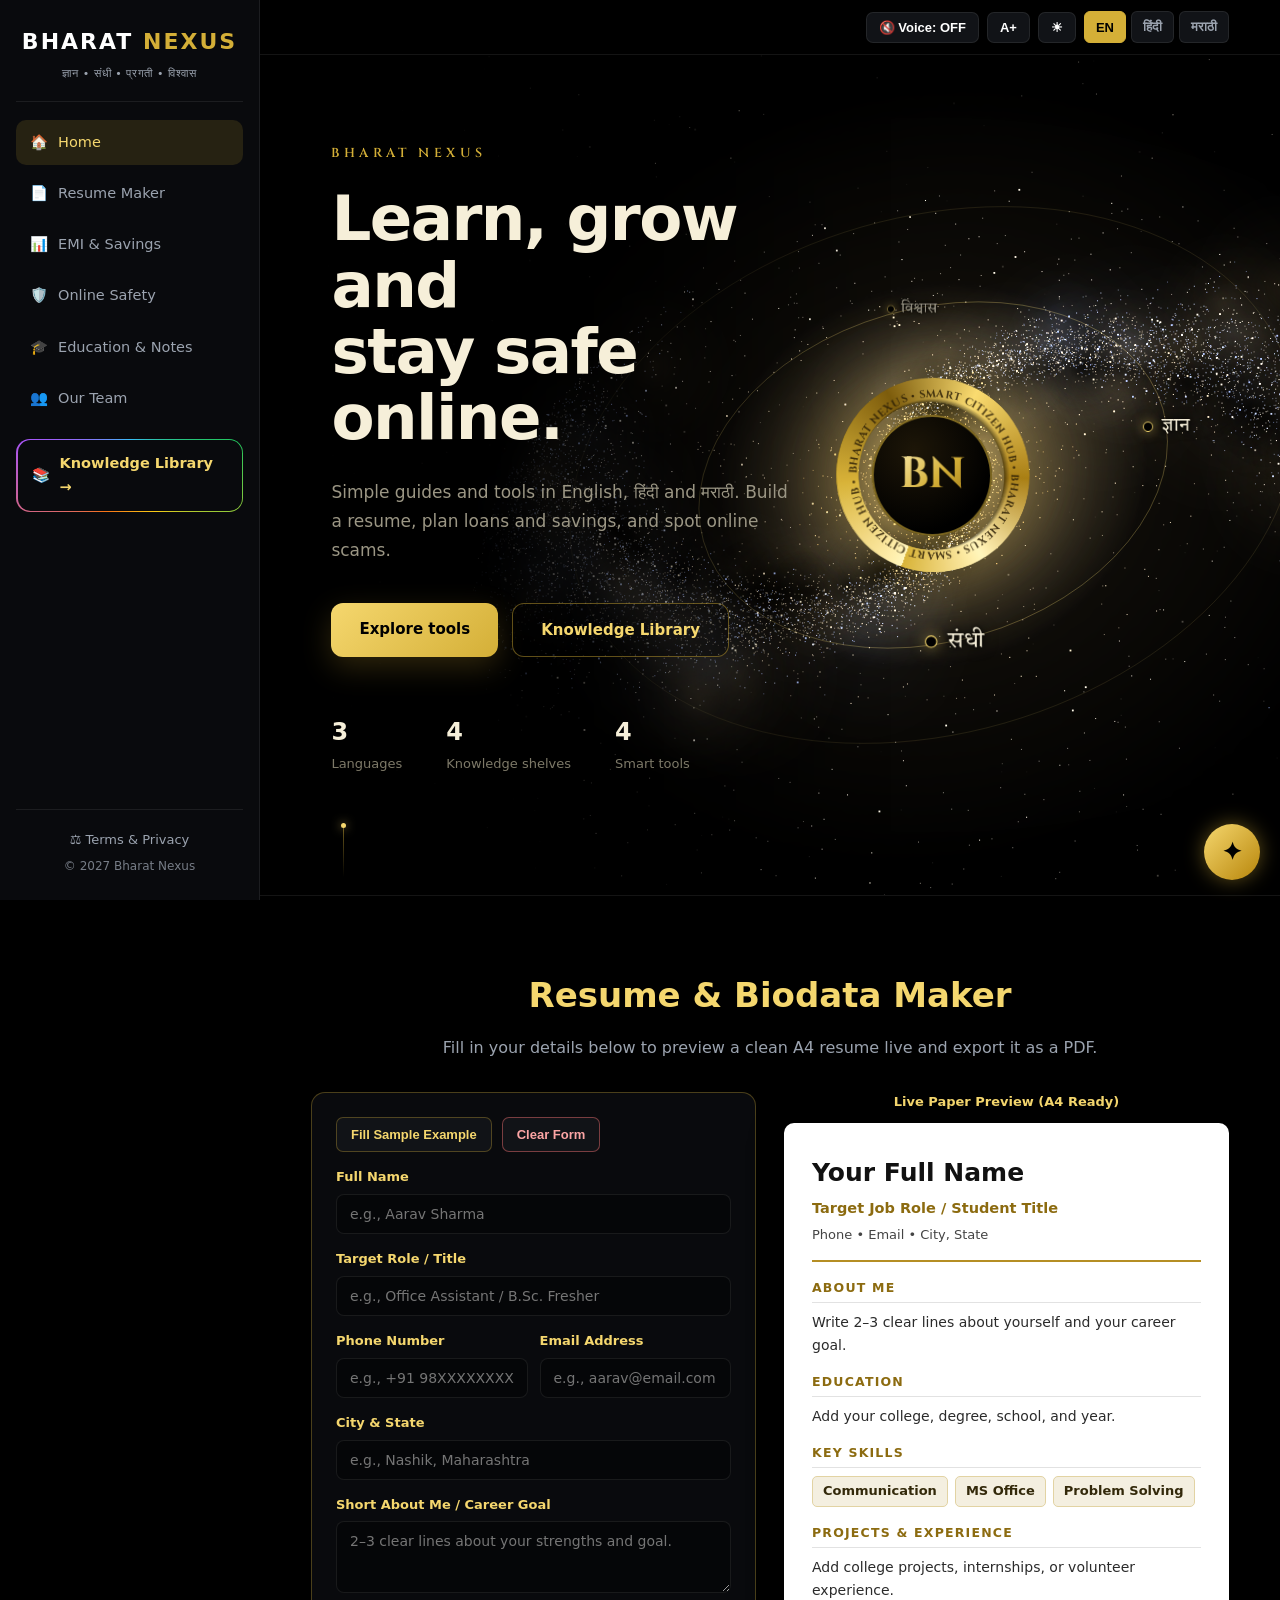
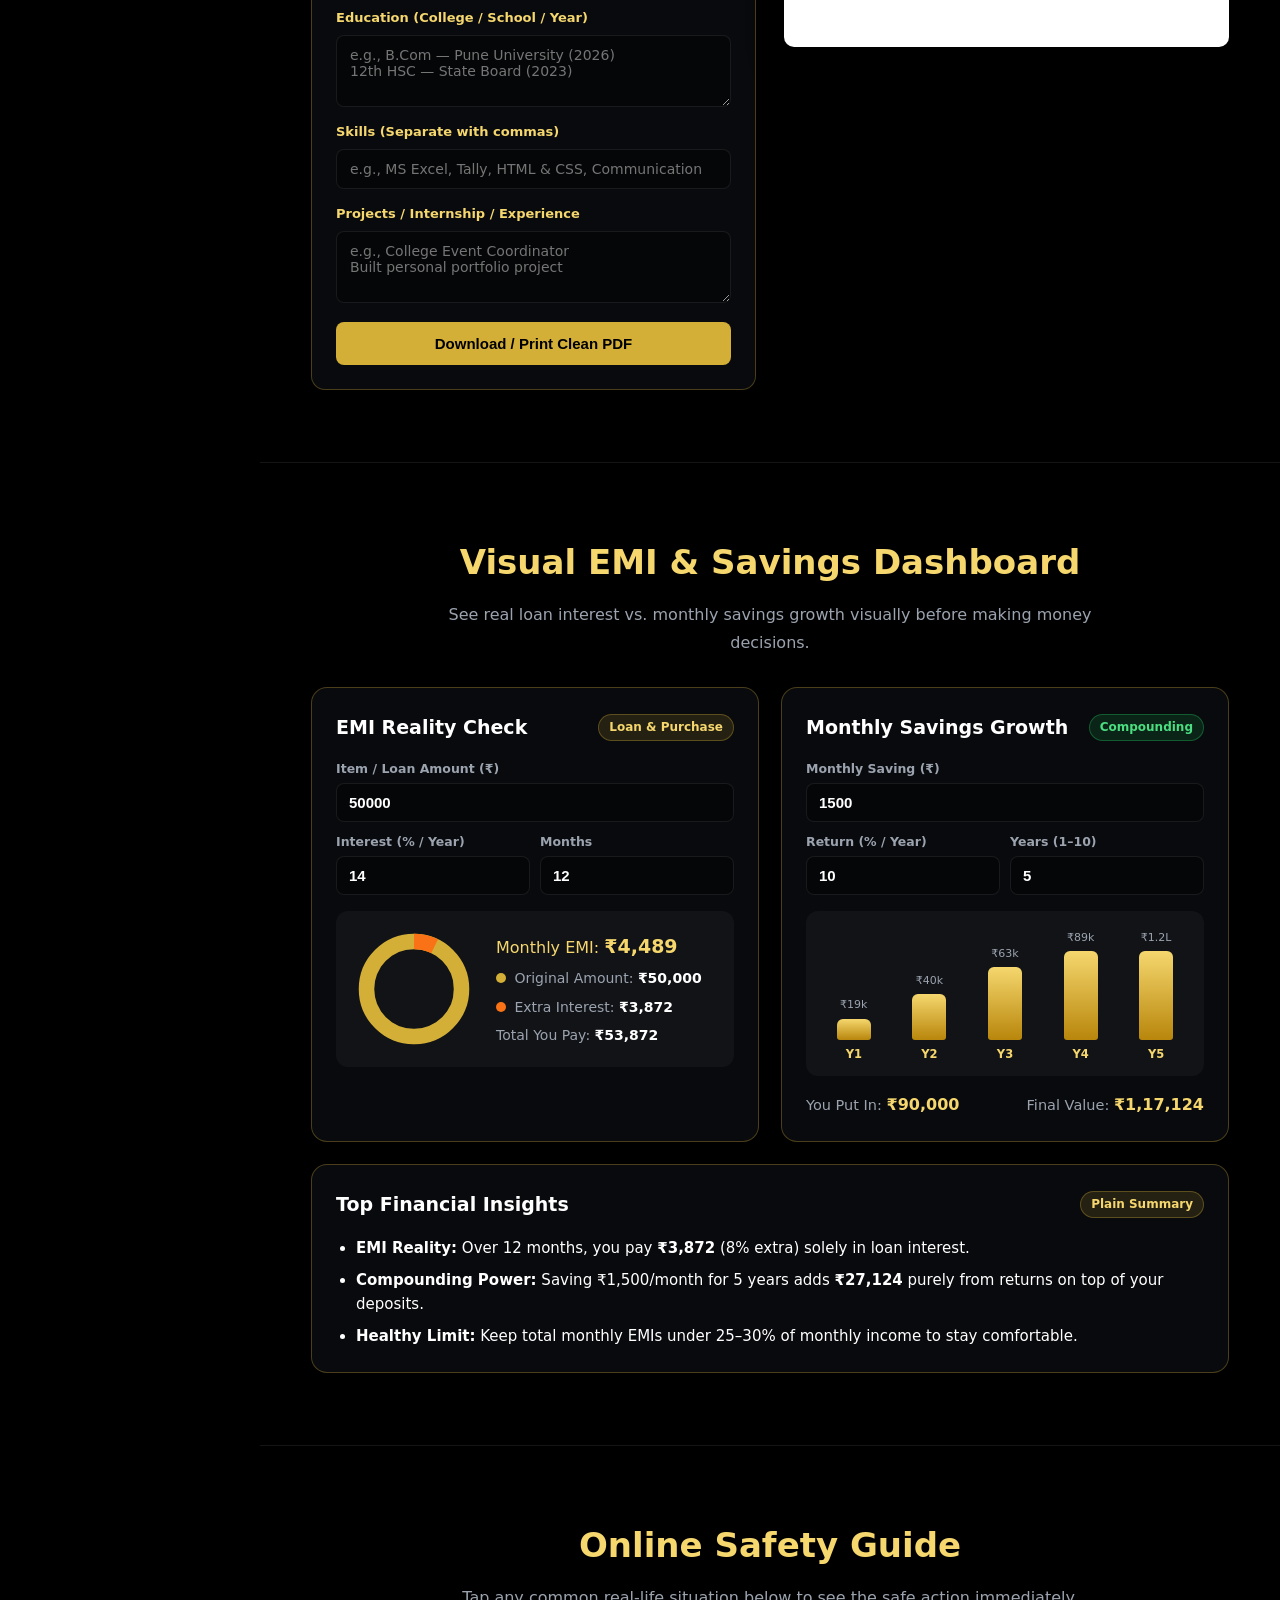
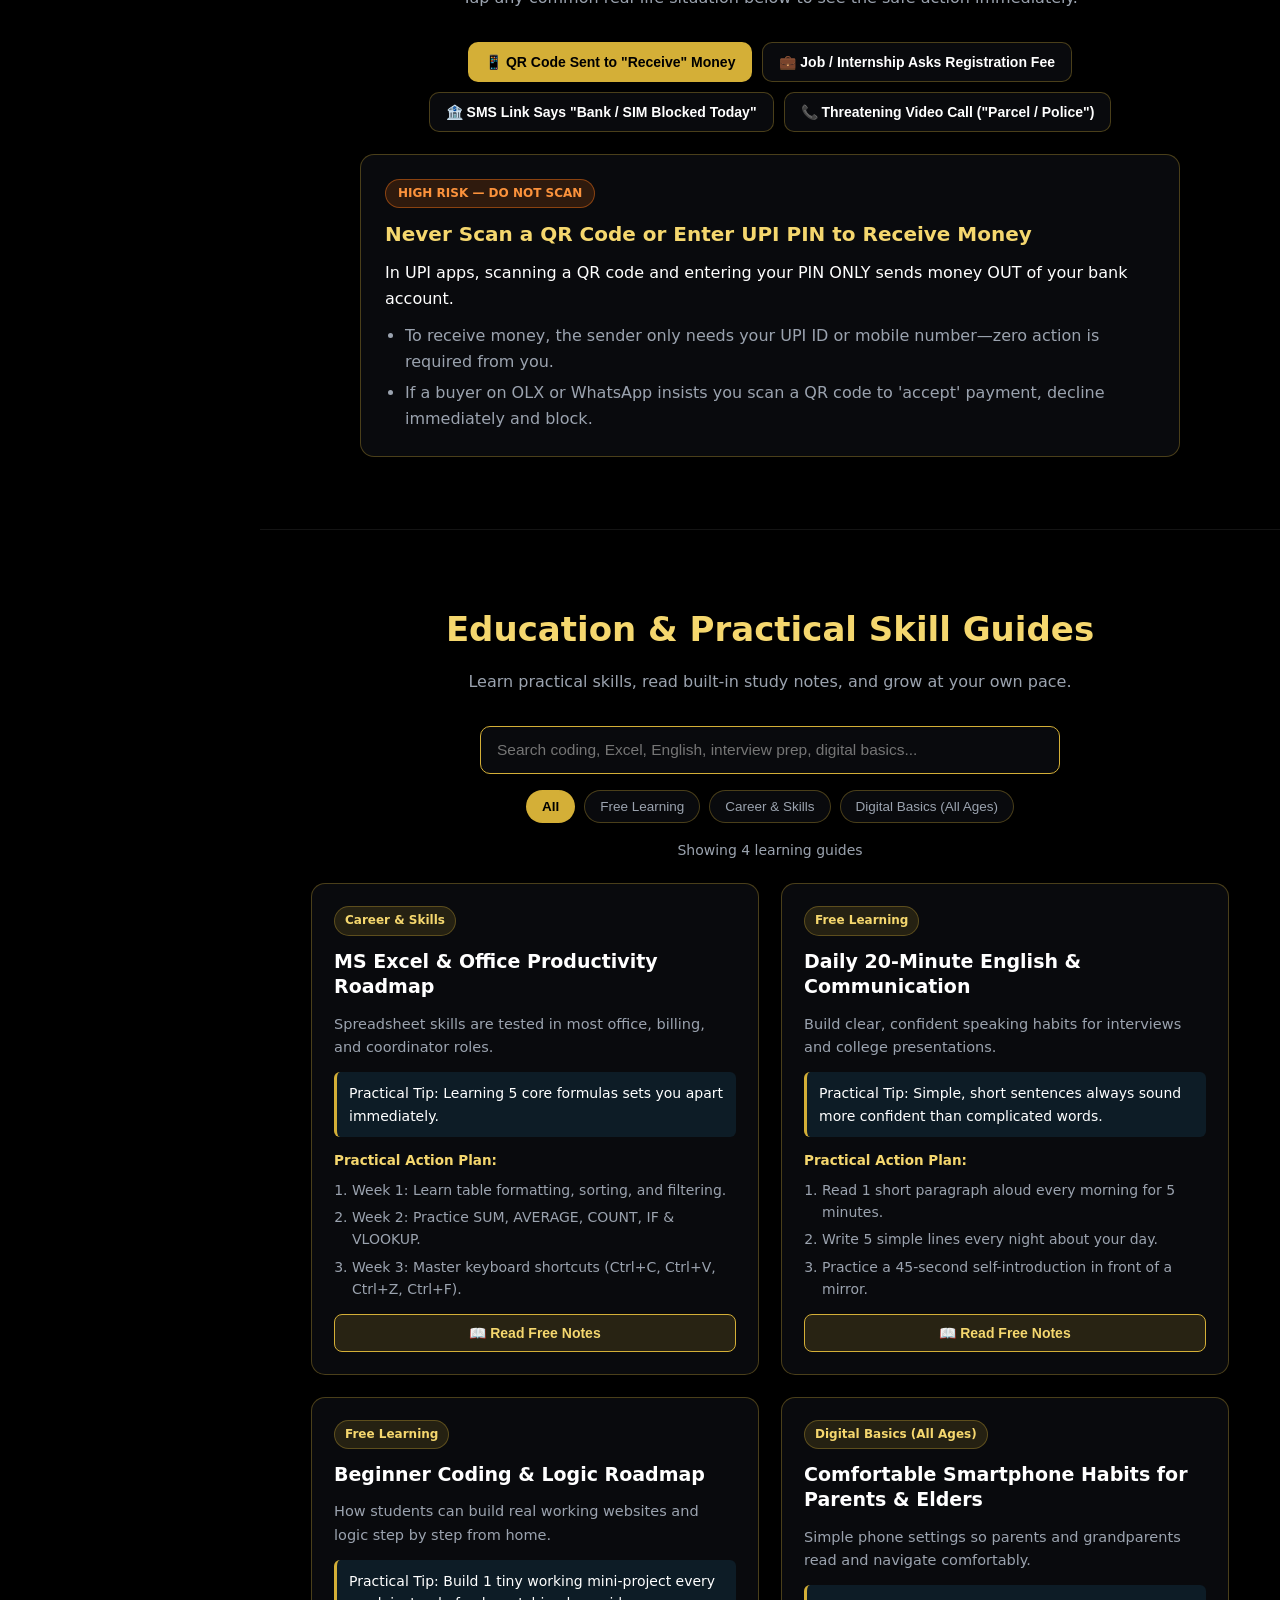
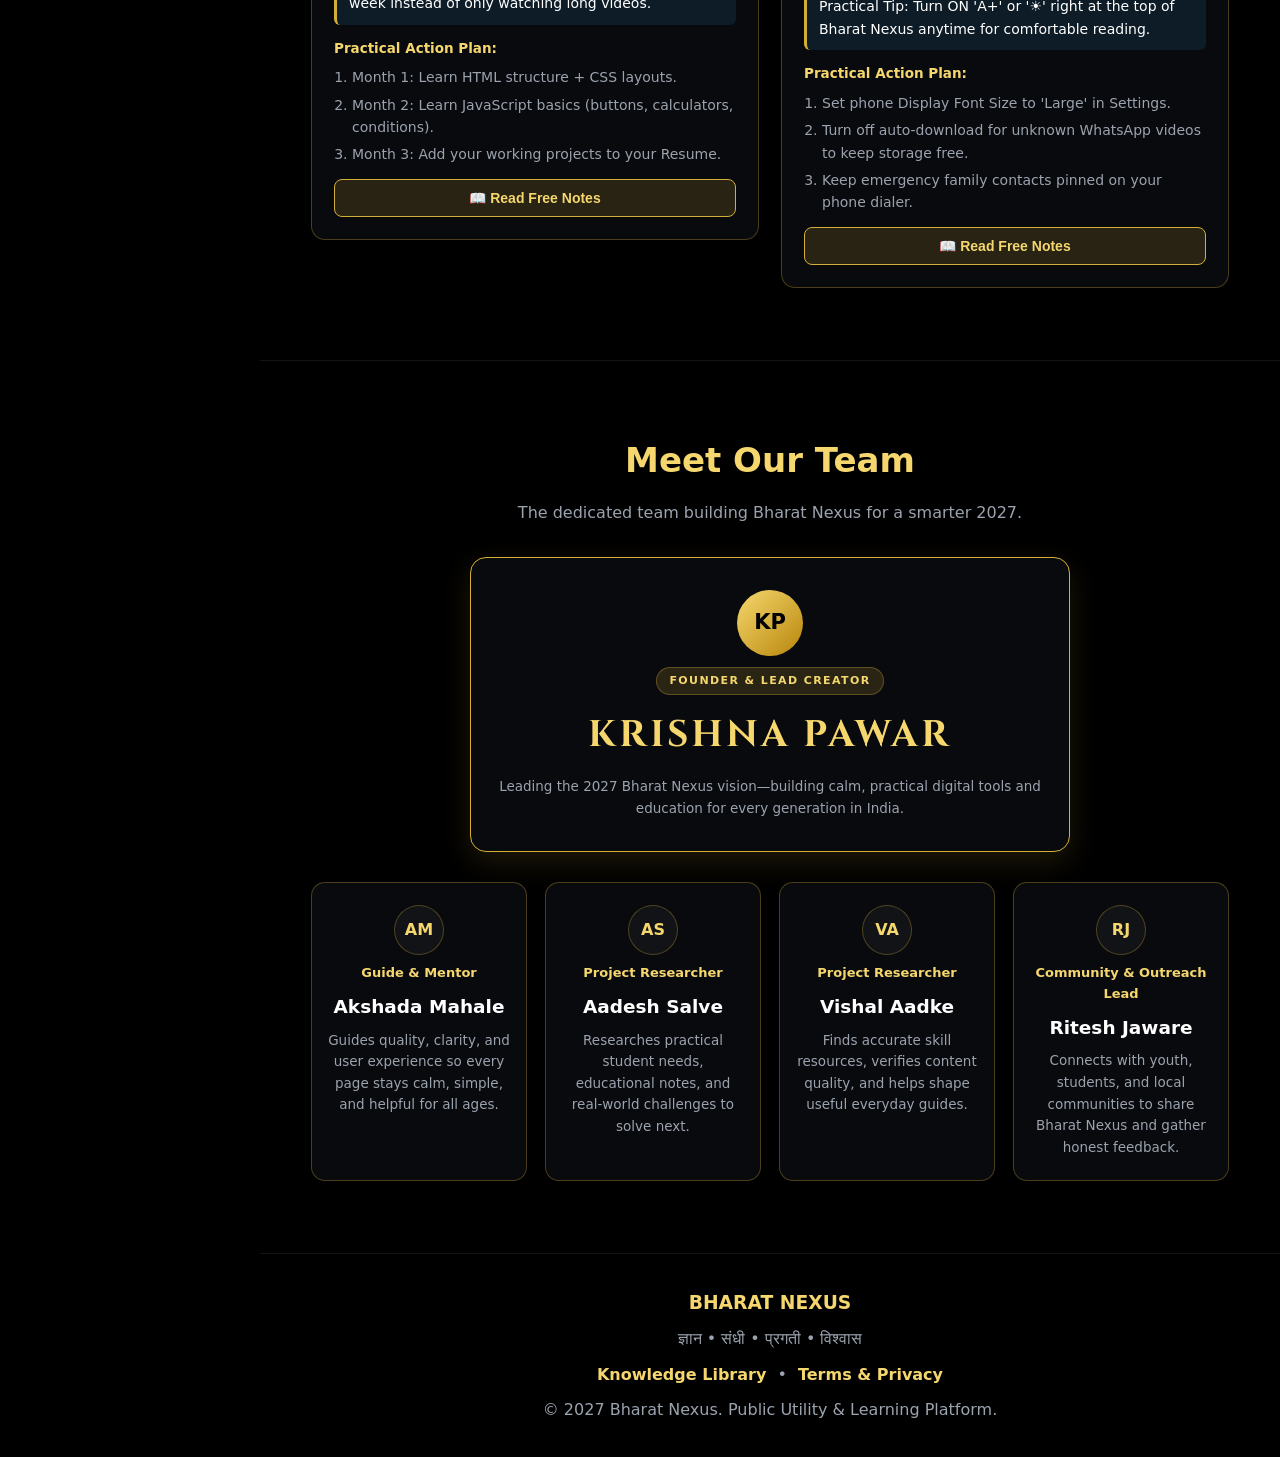
<file: index.html>
<!DOCTYPE html>
<html lang="en">

<head>
    <meta charset="UTF-8">
    <meta name="viewport" content="width=device-width, initial-scale=1.0">
    <title>Bharat Nexus</title>
    <meta name="description" content="Bharat Nexus — Smart Citizen Hub">
    <link rel="icon" type="image/svg+xml"
        href="data:image/svg+xml,%3Csvg xmlns='http://www.w3.org/2000/svg' viewBox='0 0 64 64'%3E%3Crect width='64' height='64' rx='14' fill='%23000000'/%3E%3Ctext x='50%25' y='54%25' dominant-baseline='middle' text-anchor='middle' fill='%23d4af37' font-family='Georgia,serif' font-size='32' font-weight='bold'%3EBN%3C/text%3E%3C/svg%3E">
    <link rel="preconnect" href="https://fonts.googleapis.com">
    <link rel="preconnect" href="https://fonts.gstatic.com" crossorigin>
    <link href="https://fonts.googleapis.com/css2?family=Cinzel:wght@600;700&display=swap" rel="stylesheet">
    <link href="https://fonts.googleapis.com/css2?family=Tiro+Devanagari+Marathi&display=swap" rel="stylesheet">
    <link rel="stylesheet" href="style.css?v=5">
    <style id="gx-css">
/* =================================================
   GX HOME: realistic galaxy + 3D emblem
================================================= */
.gx-home {
    position: relative;
    display: flex;
    align-items: center;
    overflow: hidden;
    background: #000000;
    min-height: calc(100vh - 60px);
}

#gx-canvas {
    position: absolute;
    inset: 0;
    width: 100%;
    height: 100%;
    display: block;
    animation: gxFade 2.2s ease both;
}

.gx-fade {
    position: absolute;
    inset: 0;
    pointer-events: none;
    background:
        linear-gradient(90deg, #000000 0%, rgba(0, 0, 0, 0.88) 24%, rgba(0, 0, 0, 0.35) 46%, rgba(0, 0, 0, 0) 62%),
        radial-gradient(ellipse at 66% 50%, rgba(0, 0, 0, 0) 60%, rgba(0, 0, 0, 0.5) 100%);
}

/* ---------- copy ---------- */
.gx-copy {
    position: relative;
    z-index: 4;
    width: min(580px, 46%);
    margin-left: 7%;
    padding: 64px 0 96px;
}

.gx-brand {
    font-family: "Cinzel", Georgia, serif;
    font-size: 13px;
    font-weight: 600;
    letter-spacing: 0.34em;
    color: #d4af37;
    animation: gxUp 0.9s 0.1s both;
}

.gx-title {
    margin-top: 22px;
    font-family: "Inter", system-ui, -apple-system, "Segoe UI", sans-serif;
    font-size: clamp(38px, 4.9vw, 72px);
    font-weight: 700;
    line-height: 1.06;
    letter-spacing: -0.025em;
    color: #f6efd9;
    animation: gxUp 1s 0.25s both;
}

html[lang="hi"] .gx-title, html[lang="mr"] .gx-title { font-size: clamp(32px, 3.9vw, 56px); line-height: 1.18; letter-spacing: 0; }

.gx-lead {
    margin-top: 26px;
    max-width: 480px;
    font-size: 17px;
    line-height: 1.7;
    color: #9b9684;
    animation: gxUp 1s 0.45s both;
}

.gx-cta {
    display: flex;
    flex-wrap: wrap;
    gap: 14px;
    margin-top: 38px;
    animation: gxUp 1s 0.65s both;
}

.gx-btn {
    display: inline-block;
    padding: 14px 28px;
    border-radius: 12px;
    font-size: 15px;
    font-weight: 700;
    text-decoration: none;
    transition: transform 0.2s ease, box-shadow 0.2s ease, border-color 0.2s ease;
}
.gx-btn:hover { transform: translateY(-2px); }
.gx-btn-gold { background: linear-gradient(135deg, #f5d76e, #d4af37); color: #000000; box-shadow: 0 10px 30px rgba(212, 175, 55, 0.22); }
.gx-btn-ghost { border: 1px solid rgba(212, 175, 55, 0.45); color: #f5d76e; background: rgba(0, 0, 0, 0.35); }
.gx-btn-ghost:hover { border-color: #f5d76e; }
.gx-btn:focus-visible { outline: 2px solid #f5d76e; outline-offset: 4px; }

.gx-stats {
    list-style: none;
    display: flex;
    gap: 44px;
    margin-top: 56px;
    animation: gxUp 1s 0.85s both;
}
.gx-stats strong { display: block; font-size: 24px; font-weight: 700; color: #f6efd9; }
.gx-stats span { display: block; margin-top: 3px; font-size: 13px; color: #7d7968; }

/* ---------- emblem ---------- */
.gx-center { position: absolute; left: 66%; top: 50%; width: 0; height: 0; z-index: 3; }

.gx-emblem {
    position: absolute;
    left: 0;
    top: 0;
    width: clamp(150px, 15vw, 210px);
    aspect-ratio: 1;
    margin: calc(clamp(150px, 15vw, 210px) / -2) 0 0 calc(clamp(150px, 15vw, 210px) / -2);
    perspective: 900px;
    filter: drop-shadow(0 0 38px rgba(212, 175, 55, 0.4));
    animation: gxPop 1.4s 0.2s cubic-bezier(0.2, 0.8, 0.2, 1) both;
}

.gx-obj { position: relative; width: 100%; height: 100%; transform-style: preserve-3d; will-change: transform; }

.gx-slab, .gx-hole, .gx-text, .gx-shine { position: absolute; inset: 0; border-radius: 50%; }

.gx-slab {
    background: conic-gradient(from 200deg, #fff1b8, #d4af37 18%, #7a5a0c 36%, #f5d76e 52%, #a67c14 70%, #fff1b8 86%, #d4af37);
    -webkit-mask: radial-gradient(circle, transparent 55%, #000 56%);
    mask: radial-gradient(circle, transparent 55%, #000 56%);
}

.gx-hole {
    inset: 18%;
    background: radial-gradient(circle at 35% 30%, #1d1608, #000000 70%);
    box-shadow: inset 0 0 0 2px rgba(212, 175, 55, 0.6);
    display: grid;
    place-items: center;
}
.gx-hole span {
    font-family: "Cinzel", Georgia, serif;
    font-weight: 700;
    font-size: clamp(30px, 3.4vw, 46px);
    background: linear-gradient(135deg, #fff1b8, #d4af37 55%, #9a7412);
    -webkit-background-clip: text;
    background-clip: text;
    -webkit-text-fill-color: transparent;
}

.gx-text { inset: 0; }
.gx-text svg { width: 100%; height: 100%; display: block; animation: gxSpin 60s linear infinite; }

.gx-shine {
    -webkit-mask: radial-gradient(circle, transparent 55%, #000 56%);
    mask: radial-gradient(circle, transparent 55%, #000 56%);
    background: linear-gradient(115deg, rgba(255, 255, 255, 0) 38%, rgba(255, 255, 255, 0.55) 50%, rgba(255, 255, 255, 0) 62%);
    background-size: 300% 100%;
    animation: gxShine 6s 1.5s ease-in-out infinite;
}

/* ---------- orbit nodes ---------- */
.gx-node {
    position: absolute;
    left: 0;
    top: 0;
    z-index: 6;
    display: flex;
    align-items: center;
    gap: 10px;
    color: #f6efd9;
    text-decoration: none;
    white-space: nowrap;
    will-change: transform;
    animation: gxFade 1s backwards;
    animation-delay: calc(1.3s + var(--i) * 0.15s);
}
.gx-node i {
    width: 12px;
    height: 12px;
    border-radius: 50%;
    border: 1.5px solid #f5d76e;
    background: #000000;
    box-shadow: 0 0 14px rgba(245, 215, 110, 0.55);
    transition: background 0.2s ease, transform 0.2s ease;
}
.gx-node b {
    font-family: "Tiro Devanagari Marathi", "Noto Serif Devanagari", Georgia, serif;
    font-weight: 400;
    font-size: 22px;
    text-shadow: 0 0 14px #000, 0 0 4px #000;
    transition: color 0.2s ease;
}
.gx-node:hover i, .gx-node:focus-visible i { background: #f5d76e; transform: scale(1.4); }
.gx-node:hover b, .gx-node:focus-visible b { color: #f5d76e; }
.gx-node:focus-visible { outline: 2px solid #f5d76e; outline-offset: 6px; border-radius: 8px; }

.gx-tip {
    position: absolute;
    left: 50%;
    top: calc(100% + 8px);
    transform: translate(-50%, 4px);
    padding: 6px 12px;
    font-style: normal;
    font-size: 12.5px;
    letter-spacing: 0.03em;
    color: #f6efd9;
    background: rgba(6, 6, 6, 0.92);
    border: 1px solid rgba(212, 175, 55, 0.4);
    border-radius: 8px;
    opacity: 0;
    pointer-events: none;
    transition: opacity 0.2s ease, transform 0.2s ease;
}
.gx-node:hover .gx-tip, .gx-node:focus-visible .gx-tip { opacity: 1; transform: translate(-50%, 0); }

/* ---------- scroll cue ---------- */
.gx-scroll { position: absolute; z-index: 5; left: 7%; bottom: 18px; width: 24px; height: 54px; animation: gxFade 1s 2s both; }
.gx-scroll::before { content: ""; position: absolute; left: 50%; top: 0; bottom: 0; width: 1px; background: linear-gradient(180deg, rgba(212, 175, 55, 0.55), transparent); }
.gx-scroll i { position: absolute; left: 50%; top: 0; width: 5px; height: 5px; margin-left: -2.5px; border-radius: 50%; background: #f5d76e; box-shadow: 0 0 10px rgba(245, 215, 110, 0.8); animation: gxDrop 2.6s ease-in-out infinite; }

.gx-home.gx-leave .gx-copy, .gx-home.gx-leave .gx-node, .gx-home.gx-leave .gx-emblem { opacity: 0; transition: opacity 0.4s ease 0.1s; }

@keyframes gxFade { from { opacity: 0; } to { opacity: 1; } }
@keyframes gxUp { from { opacity: 0; transform: translateY(18px); } to { opacity: 1; transform: none; } }
@keyframes gxPop { from { opacity: 0; transform: scale(0.82); } to { opacity: 1; transform: none; } }
@keyframes gxSpin { to { transform: rotate(360deg); } }
@keyframes gxShine { 0% { background-position: 130% 0; } 40%, 100% { background-position: -130% 0; } }
@keyframes gxDrop { 0% { top: 0; opacity: 0; } 20% { opacity: 1; } 80% { opacity: 1; } 100% { top: 46px; opacity: 0; } }

/* ---------- tablet / phone ---------- */
@media (max-width: 1000px) {
    .gx-copy { width: min(520px, 52%); margin-left: 5%; }
    .gx-stats { gap: 28px; }
}

@media (max-width: 760px) {
    .gx-home { display: block; min-height: 0; padding-bottom: 80px; }
    .gx-center { left: 50%; top: 235px; }
    .gx-emblem { width: 128px; margin: -64px 0 0 -64px; }
    .gx-fade { background: linear-gradient(180deg, rgba(0, 0, 0, 0) 38%, #000000 62%); }
    .gx-copy { width: auto; margin: 0; padding: 440px 6% 0; text-align: left; }
    .gx-title { font-size: clamp(34px, 9.5vw, 46px); }
    html[lang="hi"] .gx-title, html[lang="mr"] .gx-title { font-size: clamp(28px, 7.6vw, 38px); }
    .gx-lead { font-size: 16px; }
    .gx-stats { gap: 22px; margin-top: 40px; }
    .gx-node b { font-size: 18px; }
    .gx-node i { width: 10px; height: 10px; }
    .gx-tip { display: none; }
    .gx-scroll { display: none; }
}

@media (prefers-reduced-motion: reduce) {
    .gx-home *, #gx-canvas { animation: none !important; }
}
    </style>
</head>

<body>

    <div id="sidebar-overlay" class="sidebar-overlay" hidden></div>

    <div class="app-shell">

        <!-- LEFT DASHBOARD SIDEBAR -->
        <aside id="sidebar" class="sidebar" aria-label="Workspace Navigation">
            <div class="sidebar-brand">
                <h2 class="logo">BHARAT <span>NEXUS</span></h2>
                <p class="sidebar-tagline">ज्ञान • संधी • प्रगती • विश्वास</p>
            </div>

            <nav class="sidebar-nav">
                <a href="#home" class="side-link active">
                    <span class="side-icon" aria-hidden="true">🏠</span>
                    <span>Home</span>
                </a>
                <a href="#resume-builder" class="side-link">
                    <span class="side-icon" aria-hidden="true">📄</span>
                    <span data-i18n="navResume">Resume Maker</span>
                </a>
                <a href="#money-dashboard" class="side-link">
                    <span class="side-icon" aria-hidden="true">📊</span>
                    <span data-i18n="navMoney">EMI &amp; Savings</span>
                </a>
                <a href="#safety-guide" class="side-link">
                    <span class="side-icon" aria-hidden="true">🛡️</span>
                    <span data-i18n="navSafety">Online Safety</span>
                </a>
                <a href="#education" class="side-link">
                    <span class="side-icon" aria-hidden="true">🎓</span>
                    <span data-i18n="navEducation">Education &amp; Notes</span>
                </a>
                <a href="#team" class="side-link">
                    <span class="side-icon" aria-hidden="true">👥</span>
                    <span data-i18n="navTeam">Our Team</span>
                </a>

                <a href="library.html" class="side-library-btn rotating-border-card">
                    <span class="rotating-inner">
                        <span class="side-icon" aria-hidden="true">📚</span>
                        <span data-i18n="navLibrary">Knowledge Library →</span>
                    </span>
                </a>
            </nav>

            <div class="sidebar-footer">
                <a href="terms.html" class="side-sub-link" data-i18n="navTerms">⚖️ Terms &amp; Privacy</a>
                <p class="side-year">© 2027 Bharat Nexus</p>
            </div>
        </aside>

        <!-- RIGHT MAIN WORKSPACE -->
        <div class="main-workspace">

            <header class="topbar">
                <button type="button" id="menu-toggle-btn" class="menu-toggle-btn" aria-label="Open Menu" aria-expanded="false">
                    ☰ <span data-i18n="menuLabel">Menu</span>
                </button>

                <div class="topbar-controls">
                    <button type="button" id="voice-toggle-btn" class="utility-btn" aria-pressed="false" title="Bharat Voice Guide">
                        🔇 <span data-i18n="voiceOff">Voice: OFF</span>
                    </button>
                    <button type="button" id="font-size-btn" class="utility-btn" aria-pressed="false" title="Larger Reading Text">
                        A+
                    </button>
                    <button type="button" id="theme-toggle-btn" class="utility-btn" aria-pressed="false" title="Switch Light or Dark Mode">
                        ☀
                    </button>

                    <div class="lang-switcher" role="group" aria-label="Choose Language">
                        <button type="button" class="lang-btn active" data-lang="en">EN</button>
                        <button type="button" class="lang-btn" data-lang="hi">हिंदी</button>
                        <button type="button" class="lang-btn" data-lang="mr">मराठी</button>
                    </div>
                </div>
            </header>

            <!-- GX HOME: realistic galaxy + 3D emblem -->
            <main id="home" class="blank-home gx-home">
                <canvas id="gx-canvas" aria-hidden="true"></canvas>
                <div class="gx-fade" aria-hidden="true"></div>

                <div class="gx-center" id="gx-center" aria-hidden="true">
                    <div class="gx-emblem"><div class="gx-obj" id="gx-obj"></div></div>
                </div>

                <a class="gx-node" style="--i:0" href="library.html"><i></i><b lang="mr">ज्ञान</b><em class="gx-tip" data-gx="tip0">Knowledge Library</em></a>
                <a class="gx-node" style="--i:1" href="#resume-builder"><i></i><b lang="mr">संधी</b><em class="gx-tip" data-gx="tip1">Resume Maker</em></a>
                <a class="gx-node" style="--i:2" href="#money-dashboard"><i></i><b lang="mr">प्रगती</b><em class="gx-tip" data-gx="tip2">EMI &amp; Savings</em></a>
                <a class="gx-node" style="--i:3" href="#safety-guide"><i></i><b lang="mr">विश्वास</b><em class="gx-tip" data-gx="tip3">Online Safety</em></a>

                <div class="gx-copy">
                    <p class="gx-brand">BHARAT NEXUS</p>
                    <h1 class="gx-title" data-gx="title">Learn, grow and<br>stay safe online.</h1>
                    <p class="gx-lead" data-gx="lead">Simple guides and tools in English, हिंदी and मराठी. Build a resume, plan loans and savings, and spot online scams.</p>
                    <div class="gx-cta">
                        <a class="gx-btn gx-btn-gold" href="#resume-builder" data-gx="btn1">Explore tools</a>
                        <a class="gx-btn gx-btn-ghost" href="library.html" data-gx="btn2">Knowledge Library</a>
                    </div>
                    <ul class="gx-stats">
                        <li><strong>3</strong><span data-gx="st1">Languages</span></li>
                        <li><strong>4</strong><span data-gx="st2">Knowledge shelves</span></li>
                        <li><strong>4</strong><span data-gx="st3">Smart tools</span></li>
                    </ul>
                </div>

                <a class="gx-scroll" href="#resume-builder" aria-label="Scroll to the tools"><i></i></a>
            </main>

            <!-- OPTION C: RESUME & BIODATA MAKER -->
            <section id="resume-builder">
                <h2 data-i18n="resHeading">Resume &amp; Biodata Maker</h2>
                <p class="section-subtitle" data-i18n="resSub">
                    Fill in your details below to preview a clean A4 resume live and export it as a PDF.
                </p>

                <div class="resume-workspace">
                    <form id="resume-form" class="resume-form" autocomplete="off">
                        <div class="form-actions-top">
                            <button type="button" id="fill-sample-btn" class="secondary-btn" data-i18n="btnSample">
                                Fill Sample Example
                            </button>
                            <button type="button" id="clear-resume-btn" class="secondary-btn danger-outline" data-i18n="btnClear">
                                Clear Form
                            </button>
                        </div>

                        <div class="form-group">
                            <label for="res-name" data-i18n="lblName">Full Name</label>
                            <input id="res-name" type="text" placeholder="e.g., Aarav Sharma">
                        </div>

                        <div class="form-group">
                            <label for="res-role" data-i18n="lblRole">Target Role / Title</label>
                            <input id="res-role" type="text" placeholder="e.g., Office Assistant / B.Sc. Fresher">
                        </div>

                        <div class="form-row-2">
                            <div class="form-group">
                                <label for="res-phone" data-i18n="lblPhone">Phone Number</label>
                                <input id="res-phone" type="tel" placeholder="e.g., +91 98XXXXXXXX">
                            </div>

                            <div class="form-group">
                                <label for="res-email" data-i18n="lblEmail">Email Address</label>
                                <input id="res-email" type="email" placeholder="e.g., aarav@email.com">
                            </div>
                        </div>

                        <div class="form-group">
                            <label for="res-city" data-i18n="lblCity">City &amp; State</label>
                            <input id="res-city" type="text" placeholder="e.g., Nashik, Maharashtra">
                        </div>

                        <div class="form-group">
                            <label for="res-summary" data-i18n="lblSummary">Short About Me / Career Goal</label>
                            <textarea id="res-summary" rows="3"
                                placeholder="2–3 clear lines about your strengths and goal."></textarea>
                        </div>

                        <div class="form-group">
                            <label for="res-education" data-i18n="lblEducation">Education (College / School / Year)</label>
                            <textarea id="res-education" rows="3"
                                placeholder="e.g., B.Com — Pune University (2026)&#10;12th HSC — State Board (2023)"></textarea>
                        </div>

                        <div class="form-group">
                            <label for="res-skills" data-i18n="lblSkills">Skills (Separate with commas)</label>
                            <input id="res-skills" type="text" placeholder="e.g., MS Excel, Tally, HTML & CSS, Communication">
                        </div>

                        <div class="form-group">
                            <label for="res-experience" data-i18n="lblExperience">Projects / Internship / Experience</label>
                            <textarea id="res-experience" rows="3"
                                placeholder="e.g., College Event Coordinator&#10;Built personal portfolio project"></textarea>
                        </div>

                        <button type="button" id="print-resume-btn" class="print-btn" data-i18n="btnPrint">
                            Download / Print Clean PDF
                        </button>
                    </form>

                    <div class="resume-preview-wrap">
                        <div class="preview-label" data-i18n="previewLabel">Live Paper Preview (A4 Ready)</div>
                        <article id="resume-preview" class="resume-paper" aria-label="Live Resume Preview">
                            <div class="paper-header">
                                <h3 id="prev-name">Your Full Name</h3>
                                <p id="prev-role" class="paper-role">Target Job Role / Student Title</p>
                                <p id="prev-contact" class="paper-contact">Phone • Email • City, State</p>
                            </div>

                            <div class="paper-section">
                                <h4>ABOUT ME</h4>
                                <p id="prev-summary">Write 2–3 clear lines about yourself and your career goal.</p>
                            </div>

                            <div class="paper-section">
                                <h4>EDUCATION</h4>
                                <div id="prev-education" class="paper-multiline">Add your college, degree, school, and year.</div>
                            </div>

                            <div class="paper-section">
                                <h4>KEY SKILLS</h4>
                                <ul id="prev-skills" class="paper-skills">
                                    <li>Communication</li>
                                    <li>MS Office</li>
                                    <li>Problem Solving</li>
                                </ul>
                            </div>

                            <div class="paper-section">
                                <h4>PROJECTS &amp; EXPERIENCE</h4>
                                <div id="prev-experience" class="paper-multiline">Add college projects, internships, or volunteer experience.</div>
                            </div>
                        </article>
                    </div>
                </div>
            </section>

            <!-- OPTION B: VISUAL EMI & SAVINGS DASHBOARD -->
            <section id="money-dashboard">
                <h2 data-i18n="moneyHeading">Visual EMI &amp; Savings Dashboard</h2>
                <p class="section-subtitle" data-i18n="moneySub">
                    See real loan interest vs. monthly savings growth visually before making money decisions.
                </p>

                <div class="bento-dashboard">
                    <div class="bento-card">
                        <div class="bento-card-head">
                            <h3 data-i18n="emiTitle">EMI Reality Check</h3>
                            <span class="bento-tag" data-i18n="emiTag">Loan &amp; Purchase</span>
                        </div>

                        <div class="calc-inputs">
                            <div class="calc-field">
                                <label for="emi-amount" data-i18n="lblLoanAmt">Item / Loan Amount (₹)</label>
                                <input id="emi-amount" type="number" min="1000" max="10000000" step="1000" value="50000">
                            </div>
                            <div class="calc-row-2">
                                <div class="calc-field">
                                    <label for="emi-rate" data-i18n="lblRate">Interest (% / Year)</label>
                                    <input id="emi-rate" type="number" min="0" max="60" step="0.5" value="14">
                                </div>
                                <div class="calc-field">
                                    <label for="emi-months" data-i18n="lblMonths">Months</label>
                                    <input id="emi-months" type="number" min="3" max="120" step="1" value="12">
                                </div>
                            </div>
                        </div>

                        <div class="donut-area">
                            <svg class="donut-svg" viewBox="0 0 120 120" aria-label="Principal vs Interest Chart">
                                <circle class="donut-track" cx="60" cy="60" r="46"></circle>
                                <circle id="emi-interest-arc" class="donut-interest" cx="60" cy="60" r="46"></circle>
                            </svg>
                            <div class="donut-stats">
                                <p class="stat-big"><span data-i18n="lblMonthlyEmi">Monthly EMI:</span> <strong id="out-emi">₹4,489</strong></p>
                                <p><span class="dot dot-principal"></span> <span data-i18n="lblPrincipal">Original Amount:</span> <strong id="out-principal">₹50,000</strong></p>
                                <p><span class="dot dot-interest"></span> <span data-i18n="lblExtraInt">Extra Interest:</span> <strong id="out-interest">₹3,872</strong></p>
                                <p><span data-i18n="lblTotalPay">Total You Pay:</span> <strong id="out-total-pay">₹53,872</strong></p>
                            </div>
                        </div>
                    </div>

                    <div class="bento-card">
                        <div class="bento-card-head">
                            <h3 data-i18n="savTitle">Monthly Savings Growth</h3>
                            <span class="bento-tag tag-green" data-i18n="savTag">Compounding</span>
                        </div>

                        <div class="calc-inputs">
                            <div class="calc-field">
                                <label for="sav-monthly" data-i18n="lblSavMonthly">Monthly Saving (₹)</label>
                                <input id="sav-monthly" type="number" min="100" max="500000" step="100" value="1500">
                            </div>
                            <div class="calc-row-2">
                                <div class="calc-field">
                                    <label for="sav-rate" data-i18n="lblSavRate">Return (% / Year)</label>
                                    <input id="sav-rate" type="number" min="1" max="25" step="0.5" value="10">
                                </div>
                                <div class="calc-field">
                                    <label for="sav-years" data-i18n="lblSavYears">Years (1–10)</label>
                                    <input id="sav-years" type="number" min="1" max="10" step="1" value="5">
                                </div>
                            </div>
                        </div>

                        <div id="savings-bars" class="bar-chart" aria-label="Yearly Savings Growth Bars">
                        </div>

                        <div class="savings-summary-row">
                            <span><span data-i18n="lblDeposited">You Put In:</span> <strong id="out-deposited">₹90,000</strong></span>
                            <span><span data-i18n="lblFinalValue">Final Value:</span> <strong id="out-final-sav">₹1,16,156</strong></span>
                        </div>
                    </div>

                    <div class="bento-card bento-insights">
                        <div class="bento-card-head">
                            <h3 data-i18n="insightsTitle">Top Financial Insights</h3>
                            <span class="bento-tag" data-i18n="insightsTag">Plain Summary</span>
                        </div>
                        <ul id="money-insights-list" class="insights-list">
                        </ul>
                    </div>
                </div>
            </section>

            <!-- OPTION A: CALM ONLINE SAFETY GUIDE -->
            <section id="safety-guide">
                <h2 data-i18n="safetyHeading">Online Safety Guide</h2>
                <p class="section-subtitle" data-i18n="safetySub">
                    Tap any common real-life situation below to see the safe action immediately.
                </p>

                <div class="safety-scenarios" role="group" aria-label="Common Online Scenarios">
                    <button type="button" class="scenario-btn active" data-scenario="qr" data-i18n="scenQr">
                        📱 QR Code Sent to "Receive" Money
                    </button>
                    <button type="button" class="scenario-btn" data-scenario="jobfee" data-i18n="scenJob">
                        💼 Job / Internship Asks Registration Fee
                    </button>
                    <button type="button" class="scenario-btn" data-scenario="kyc" data-i18n="scenKyc">
                        🏦 SMS Link Says "Bank / SIM Blocked Today"
                    </button>
                    <button type="button" class="scenario-btn" data-scenario="call" data-i18n="scenCall">
                        📞 Threatening Video Call ("Parcel / Police")
                    </button>
                </div>

                <div id="safety-result-box" class="safety-result-box" aria-live="polite">
                </div>
            </section>

            <!-- EDUCATIONAL & SKILL LEARNING SECTION -->
            <section id="education">
                <h2 data-i18n="eduHeading">Education &amp; Practical Skill Guides</h2>

                <p class="section-subtitle" data-i18n="eduSub">
                    Learn practical skills, read built-in study notes, and grow at your own pace.
                </p>

                <div class="search-box-wrap">
                    <label for="education-search" class="sr-only">Search courses, skills, study guides</label>
                    <input
                        id="education-search"
                        type="search"
                        placeholder="Search coding, Excel, English, interview prep, digital basics..."
                        autocomplete="off"
                    >
                </div>

                <div class="filter-pills" role="group" aria-label="Filter education topics">
                    <button type="button" class="filter-btn active" data-filter="all" data-i18n="filterAll">All</button>
                    <button type="button" class="filter-btn" data-filter="courses" data-i18n="filterCourses">Free Learning</button>
                    <button type="button" class="filter-btn" data-filter="career" data-i18n="filterCareer">Career &amp; Skills</button>
                    <button type="button" class="filter-btn" data-filter="digital" data-i18n="filterDigital">Digital Basics (All Ages)</button>
                </div>

                <p id="education-results-count" class="results-count" aria-live="polite"></p>

                <div id="education-list" class="opportunity-grid">
                </div>
            </section>

            <!-- MEET OUR TEAM SECTION -->
            <section id="team">
                <h2 data-i18n="teamHeading">Meet Our Team</h2>
                <p class="section-subtitle" data-i18n="teamSub">
                    The dedicated team building Bharat Nexus for a smarter 2027.
                </p>

                <div class="founder-card">
                    <div class="team-avatar founder-avatar" aria-hidden="true">KP</div>
                    <span class="team-badge" data-i18n="founderBadge">FOUNDER &amp; LEAD CREATOR</span>
                    <h3 class="founder-name">KRISHNA PAWAR</h3>
                    <p class="team-bio" data-i18n="founderBio">
                        Leading the 2027 Bharat Nexus vision—building calm, practical digital tools and education for every generation in India.
                    </p>
                </div>

                <div class="team-grid">
                    <div class="team-card">
                        <div class="team-avatar" aria-hidden="true">AM</div>
                        <span class="team-role" data-i18n="member1Role">Guide &amp; Mentor</span>
                        <h4 class="member-name">Akshada Mahale</h4>
                        <p class="team-bio" data-i18n="member1Bio">
                            Guides quality, clarity, and user experience so every page stays calm, simple, and helpful for all ages.
                        </p>
                    </div>

                    <div class="team-card">
                        <div class="team-avatar" aria-hidden="true">AS</div>
                        <span class="team-role" data-i18n="member2Role">Project Researcher</span>
                        <h4 class="member-name">Aadesh Salve</h4>
                        <p class="team-bio" data-i18n="member2Bio">
                            Researches practical student needs, educational notes, and real-world challenges to solve next.
                        </p>
                    </div>

                    <div class="team-card">
                        <div class="team-avatar" aria-hidden="true">VA</div>
                        <span class="team-role" data-i18n="member3Role">Project Researcher</span>
                        <h4 class="member-name">Vishal Aadke</h4>
                        <p class="team-bio" data-i18n="member3Bio">
                            Finds accurate skill resources, verifies content quality, and helps shape useful everyday guides.
                        </p>
                    </div>

                    <div class="team-card">
                        <div class="team-avatar" aria-hidden="true">RJ</div>
                        <span class="team-role" data-i18n="member4Role">Community &amp; Outreach Lead</span>
                        <h4 class="member-name">Ritesh Jaware</h4>
                        <p class="team-bio" data-i18n="member4Bio">
                            Connects with youth, students, and local communities to share Bharat Nexus and gather honest feedback.
                        </p>
                    </div>
                </div>
            </section>

            <footer>
                <h3>BHARAT NEXUS</h3>
                <p>ज्ञान • संधी • प्रगती • विश्वास</p>
                <p class="footer-links">
                    <a href="library.html" data-i18n="navLibraryLink">Knowledge Library</a> •
                    <a href="terms.html" data-i18n="navTermsLink">Terms &amp; Privacy</a>
                </p>
                <p class="copyright">© 2027 Bharat Nexus. Public Utility &amp; Learning Platform.</p>
            </footer>

        </div>
    </div>

    <script src="script.js?v=5"></script>
    <script id="gx-js">
(function () {
    "use strict";
    var doc = document;
    var home = doc.getElementById("home");
    var cv = doc.getElementById("gx-canvas");
    if (!home || !cv || !cv.getContext) return;

    /* ---- tiny translations (works even if script.js is old) ---- */
    var GX = {
        en: {
            title: "Learn, grow and<br>stay safe online.",
            lead: "Simple guides and tools in English, हिंदी and मराठी. Build a resume, plan loans and savings, and spot online scams.",
            btn1: "Explore tools", btn2: "Knowledge Library",
            st1: "Languages", st2: "Knowledge shelves", st3: "Smart tools",
            tip0: "Knowledge Library", tip1: "Resume Maker", tip2: "EMI &amp; Savings", tip3: "Online Safety"
        },
        hi: {
            title: "सीखें, आगे बढ़ें और<br>ऑनलाइन सुरक्षित रहें।",
            lead: "अंग्रेज़ी, हिंदी और मराठी में आसान गाइड और टूल्स। रिज़्यूमे बनाएँ, लोन और बचत की योजना बनाएँ, और ऑनलाइन ठगी पहचानें।",
            btn1: "टूल्स देखें", btn2: "ज्ञान लाइब्रेरी",
            st1: "भाषाएँ", st2: "ज्ञान शेल्फ़", st3: "स्मार्ट टूल्स",
            tip0: "ज्ञान लाइब्रेरी", tip1: "रिज़्यूमे मेकर", tip2: "EMI और बचत", tip3: "ऑनलाइन सुरक्षा"
        },
        mr: {
            title: "शिका, पुढे जा आणि<br>ऑनलाइन सुरक्षित राहा.",
            lead: "इंग्रजी, हिंदी आणि मराठीत सोपी मार्गदर्शिका आणि साधने. रेझ्युमे बनवा, कर्ज आणि बचतीचे नियोजन करा, आणि ऑनलाइन फसवणूक ओळखा.",
            btn1: "साधने पाहा", btn2: "ज्ञान ग्रंथालय",
            st1: "भाषा", st2: "ज्ञान कप्पे", st3: "स्मार्ट साधने",
            tip0: "ज्ञान ग्रंथालय", tip1: "रेझ्युमे मेकर", tip2: "EMI आणि बचत", tip3: "ऑनलाइन सुरक्षा"
        }
    };
    function curLang() {
        var l = doc.documentElement.lang;
        if (GX[l]) return l;
        try { l = localStorage.getItem("bn_lang"); } catch (e) {}
        return GX[l] ? l : "en";
    }
    function setLang(l) {
        var d = GX[l] || GX.en;
        [].forEach.call(home.querySelectorAll("[data-gx]"), function (el) {
            var v = d[el.getAttribute("data-gx")];
            if (v) el.innerHTML = v;
        });
    }
    setLang(curLang());
    if (window.MutationObserver) {
        new MutationObserver(function () { setLang(curLang()); })
            .observe(doc.documentElement, { attributes: true, attributeFilter: ["lang"] });
    }

    /* ---- 3D emblem (stacked gold slabs = real thickness) ---- */
    var obj = doc.getElementById("gx-obj");
    var i;
    for (i = -4; i <= 4; i++) {
        var slab = doc.createElement("div");
        slab.className = "gx-slab";
        slab.style.transform = "translateZ(" + (i * 3) + "px)";
        slab.style.filter = "brightness(" + (0.5 + (i + 4) * 0.065).toFixed(3) + ")";
        obj.appendChild(slab);
    }
    var hole = doc.createElement("div");
    hole.className = "gx-hole";
    hole.style.transform = "translateZ(-4px)";
    hole.innerHTML = "<span>BN</span>";
    obj.appendChild(hole);
    var txt = doc.createElement("div");
    txt.className = "gx-text";
    txt.style.transform = "translateZ(14px)";
    txt.innerHTML =
        '<svg viewBox="0 0 200 200" aria-hidden="true"><defs><path id="gxArc" d="M100,100 m-80,0 a80,80 0 1,1 160,0 a80,80 0 1,1 -160,0"/></defs>' +
        '<text fill="#2a1d05" fill-opacity="0.85" font-size="11" font-weight="700" font-family="Cinzel, Georgia, serif">' +
        '<textPath href="#gxArc" textLength="496" lengthAdjust="spacing">BHARAT NEXUS • SMART CITIZEN HUB • BHARAT NEXUS • SMART CITIZEN HUB •</textPath></text></svg>';
    obj.appendChild(txt);
    var shine = doc.createElement("div");
    shine.className = "gx-shine";
    shine.style.transform = "translateZ(15px)";
    obj.appendChild(shine);

    /* ---- galaxy ---- */
    var ctx = cv.getContext("2d");
    var dpr = Math.min(window.devicePixelRatio || 1, 1.75);
    var mq = function (q) { return window.matchMedia && window.matchMedia(q).matches; };
    var reduce = mq("(prefers-reduced-motion: reduce)");
    var fine = mq("(hover: hover) and (pointer: fine)");
    var center = doc.getElementById("gx-center");
    var nodes = [].slice.call(home.querySelectorAll(".gx-node"));
    var W = 0, H = 0, cx = 0, cy = 0, R = 400, mobile = false, orbRx = 260, copyR = 0;
    var stars = [], buckets = [], XS, YS, neb = [], dust = [], bgs = [], builtFor = null;
    var tgt = { x: 0, y: 0 }, cur = { x: 0, y: 0 };
    var orbitA = 0, paused = false, last = performance.now();
    var meteor = null, nextMeteor = last + 6000;

    var COLORS = [[255, 204, 115], [255, 222, 160], [255, 236, 205], [255, 246, 232], [196, 212, 255], [160, 184, 255]];
    var ALPHAS = [0.45, 0.78, 1];

    function sprite(rgb) {
        var c = doc.createElement("canvas"); c.width = c.height = 128;
        var g = c.getContext("2d");
        var gr = g.createRadialGradient(64, 64, 0, 64, 64, 64);
        gr.addColorStop(0, "rgba(" + rgb + ",1)");
        gr.addColorStop(0.35, "rgba(" + rgb + ",0.35)");
        gr.addColorStop(1, "rgba(" + rgb + ",0)");
        g.fillStyle = gr; g.fillRect(0, 0, 128, 128);
        return c;
    }
    var SP_GOLD = sprite("255,214,140"), SP_BLUE = sprite("150,180,255"), SP_CORE = sprite("255,226,170"), SP_DARK = sprite("0,0,0");

    function gauss() { return (Math.random() + Math.random() + Math.random() + Math.random() - 2) / 0.577; }

    var TW = 1.7;
    function build() {
        var N = mobile ? 5500 : 12000, b, k;
        stars = []; buckets = [];
        for (b = 0; b < 36; b++) buckets.push([]);
        XS = new Float32Array(N); YS = new Float32Array(N);
        for (k = 0; k < N; k++) {
            var bulge = Math.random() < 0.2, r, th, z, arm = -1, ci;
            if (bulge) {
                r = Math.abs(gauss()) * 0.11; th = Math.random() * 6.283; z = gauss() * 0.06 * Math.max(0.2, 1 - r * 3);
                ci = Math.random() < 0.55 ? 0 : 1;
            } else {
                r = 0.06 + Math.pow(Math.random(), 0.8) * 0.94;
                arm = Math.random() < 0.9 ? k % 2 : -1;
                th = arm >= 0 ? arm * Math.PI + TW * Math.log(1 + r / 0.14) + gauss() * (0.13 + 0.14 * r) : Math.random() * 6.283;
                z = gauss() * 0.018 * (1.2 - r);
                if (arm >= 0 && Math.random() < 0.3 + 0.35 * r) ci = Math.random() < 0.5 ? 4 : 5;
                else ci = r < 0.3 ? 1 : r < 0.6 ? 2 : 3;
            }
            var ai = Math.random() < 0.6 ? 0 : Math.random() < 0.7 ? 1 : 2;
            var si = (ai === 2 && Math.random() < 0.3) ? 1 : 0;
            var key = (ci * 3 + ai) * 2 + si;
            stars.push({ r: r, th: th, z: z, w: 0.05 / Math.sqrt(0.2 + r) });
            buckets[key].push(k);
        }
        neb = [];
        for (k = 0; k < 80; k++) {
            var nr = 0.22 + Math.random() * 0.75, na = k % 2;
            neb.push({ r: nr, th: na * Math.PI + TW * Math.log(1 + nr / 0.14) + gauss() * 0.25, w: 0.05 / Math.sqrt(0.2 + nr), s: 0.07 + Math.random() * 0.15, blue: Math.random() < 0.45 });
        }
        dust = [];
        for (k = 0; k < 70; k++) {
            var dr = 0.14 + Math.random() * 0.68;
            dust.push({ r: dr, th: (k % 2) * Math.PI + TW * Math.log(1 + dr / 0.14) + 0.22, w: 0.05 / Math.sqrt(0.2 + dr), s: 0.05 + Math.random() * 0.08 });
        }
        builtFor = mobile;
    }

    function measure() {
        var r = home.getBoundingClientRect();
        W = r.width; H = r.height;
        cv.width = Math.round(W * dpr); cv.height = Math.round(H * dpr);
        ctx.setTransform(dpr, 0, 0, dpr, 0, 0);
        mobile = W < 761;
        var c = center.getBoundingClientRect();
        cx = c.left - r.left; cy = c.top - r.top;
        R = mobile ? Math.max(W * 0.95, 300) : Math.min(W * 0.47, H * 1.05);
        var es = center.querySelector(".gx-emblem").getBoundingClientRect().width || 200;
        orbRx = es * (mobile ? 1.15 : 1.12) + (mobile ? 24 : 24);
        var cp = home.querySelector(".gx-copy").getBoundingClientRect();
        copyR = cp.left - r.left + Math.min(cp.width, 500);
        if (builtFor !== mobile) build();
        bgs = [];
        for (var q = 0; q < 320; q++) {
            bgs.push({ x: Math.random() * W, y: Math.random() * H, s: Math.random() < 0.9 ? 1 : 1.8, a: 0.25 + Math.random() * 0.55, f: 0.6 + Math.random() * 1.6, p: Math.random() * 6.283, d: 0.3 + Math.random() });
        }
    }

    function draw(now, dt) {
        ctx.clearRect(0, 0, W, H);
        var tilt = 0.8 + cur.y * 0.16 - (mobile ? 0.1 : 0);
        var roll = -0.28 + cur.x * 0.12;
        var ct = Math.cos(tilt), st = Math.sin(tilt), cr = Math.cos(roll), sr = Math.sin(roll);
        var FOV = 3.2 * R, k, s, x0, y0, z0, y1, z1, kk, sx, sy;
        ctx.globalCompositeOperation = "lighter";

        for (k = 0; k < bgs.length; k++) {
            s = bgs[k];
            var tw = reduce ? 1 : 0.55 + 0.45 * Math.sin(now / 1000 * s.f + s.p);
            ctx.fillStyle = "rgba(255,244,225," + (s.a * tw).toFixed(3) + ")";
            ctx.fillRect(s.x - cur.x * s.d * 10, s.y - cur.y * s.d * 8, s.s, s.s);
        }

        ctx.save();
        ctx.translate(cx, cy); ctx.rotate(roll); ctx.scale(1, 0.55 + 0.45 * ct);
        ctx.globalAlpha = 0.18;
        ctx.drawImage(SP_GOLD, -R * 0.95, -R * 0.95, R * 1.9, R * 1.9);
        ctx.restore();

        for (k = 0; k < neb.length; k++) {
            s = neb[k];
            if (!reduce) s.th += s.w * dt;
            x0 = s.r * Math.cos(s.th) * R; y0 = s.r * Math.sin(s.th) * R;
            y1 = y0 * ct; z1 = y0 * st;
            kk = FOV / (FOV - z1);
            sx = x0 * kk; sy = y1 * kk;
            var size = s.s * R * 2 * kk;
            ctx.globalAlpha = 0.07;
            ctx.drawImage(s.blue ? SP_BLUE : SP_GOLD, cx + sx * cr - sy * sr - size / 2, cy + sx * sr + sy * cr - size / 2, size, size);
        }

        ctx.save();
        ctx.translate(cx, cy); ctx.rotate(roll); ctx.scale(1, 0.6 + 0.4 * ct);
        ctx.globalAlpha = 0.75;
        ctx.drawImage(SP_CORE, -R * 0.45, -R * 0.45, R * 0.9, R * 0.9);
        ctx.globalAlpha = 0.9;
        ctx.drawImage(SP_CORE, -R * 0.12, -R * 0.12, R * 0.24, R * 0.24);
        ctx.restore();

        ctx.globalCompositeOperation = "source-over";
        for (k = 0; k < dust.length; k++) {
            s = dust[k];
            if (!reduce) s.th += s.w * dt;
            x0 = s.r * Math.cos(s.th) * R; y0 = s.r * Math.sin(s.th) * R;
            y1 = y0 * ct; z1 = y0 * st;
            kk = FOV / (FOV - z1);
            sx = x0 * kk; sy = y1 * kk;
            var dsz = s.s * R * 2 * kk;
            ctx.globalAlpha = 0.38;
            ctx.drawImage(SP_DARK, cx + sx * cr - sy * sr - dsz / 2, cy + sx * sr + sy * cr - dsz / 2, dsz, dsz);
        }
        ctx.globalCompositeOperation = "lighter";
        ctx.globalAlpha = 1;
        for (k = 0; k < stars.length; k++) {
            s = stars[k];
            if (!reduce) s.th += s.w * dt;
            x0 = s.r * Math.cos(s.th) * R; y0 = s.r * Math.sin(s.th) * R; z0 = s.z * R;
            y1 = y0 * ct - z0 * st; z1 = y0 * st + z0 * ct;
            kk = FOV / (FOV - z1);
            sx = x0 * kk; sy = y1 * kk;
            XS[k] = cx + sx * cr - sy * sr;
            YS[k] = cy + sx * sr + sy * cr;
        }
        var b, list, j, col, big;
        for (b = 0; b < 36; b++) {
            list = buckets[b]; if (!list.length) continue;
            big = b % 2; col = COLORS[Math.floor(b / 6)];
            ctx.fillStyle = "rgba(" + col[0] + "," + col[1] + "," + col[2] + "," + ALPHAS[Math.floor((b % 6) / 2)] + ")";
            var sz = big ? 1.8 : 1.05;
            for (j = 0; j < list.length; j++) ctx.fillRect(XS[list[j]], YS[list[j]], sz, sz);
        }

        /* orbit rings */
        var ry = orbRx * ct;
        ctx.lineWidth = 1;
        ctx.strokeStyle = "rgba(245,215,110,0.26)";
        ctx.beginPath(); ctx.ellipse(cx, cy, orbRx, ry, roll, 0, 6.283); ctx.stroke();
        ctx.strokeStyle = "rgba(245,215,110,0.1)";
        ctx.beginPath(); ctx.ellipse(cx, cy, orbRx * 1.55, ry * 1.55, roll, 0, 6.283); ctx.stroke();

        /* orbiting words */
        if (!paused && !reduce) orbitA += dt * 0.1;
        var hr = home.getBoundingClientRect(), ox, oy;
        void hr;
        for (k = 0; k < nodes.length; k++) {
            var th = orbitA + k * Math.PI / 2;
            ox = Math.cos(th) * orbRx; oy = Math.sin(th) * ry;
            var dep = Math.sin(th);
            var X = cx + ox * cr - oy * sr, Y = cy + ox * sr + oy * cr;
            var sc = 0.84 + 0.2 * dep;
            nodes[k].style.transform = "translate3d(" + X.toFixed(1) + "px," + Y.toFixed(1) + "px,0) translate(-50%,-50%) scale(" + sc.toFixed(3) + ")";
            nodes[k].style.opacity = mobile ? "" : Math.max(0, Math.min(1, (X - copyR - 20) / 70)).toFixed(2);
            nodes[k].style.zIndex = dep > 0 ? 6 : 2;
            nodes[k].style.filter = dep > 0 ? "none" : "brightness(0.65)";
        }

        /* rare shooting star */
        if (!reduce) {
            if (!meteor && now > nextMeteor && !mobile) {
                meteor = { x: W * (0.55 + Math.random() * 0.4), y: H * (0.05 + Math.random() * 0.25), vx: -W * 0.55, vy: H * 0.3, life: 0 };
                nextMeteor = now + 8000 + Math.random() * 9000;
            }
            if (meteor) {
                meteor.life += dt; meteor.x += meteor.vx * dt; meteor.y += meteor.vy * dt;
                var a = Math.max(0, 1 - meteor.life / 0.9);
                var g = ctx.createLinearGradient(meteor.x, meteor.y, meteor.x - meteor.vx * 0.12, meteor.y - meteor.vy * 0.12);
                g.addColorStop(0, "rgba(255,244,225," + (0.9 * a) + ")");
                g.addColorStop(1, "rgba(255,244,225,0)");
                ctx.strokeStyle = g; ctx.lineWidth = 1.4;
                ctx.beginPath(); ctx.moveTo(meteor.x, meteor.y); ctx.lineTo(meteor.x - meteor.vx * 0.12, meteor.y - meteor.vy * 0.12); ctx.stroke();
                if (meteor.life > 0.9) meteor = null;
            }
        }
        ctx.globalCompositeOperation = "source-over";
        ctx.globalAlpha = 1;
    }

    function loop(now) {
        var dt = Math.min(0.05, (now - last) / 1000); last = now;
        var r = home.getBoundingClientRect();
        if (!doc.hidden && r.bottom > 0 && r.top < window.innerHeight) {
            cur.x += (tgt.x - cur.x) * 0.06; cur.y += (tgt.y - cur.y) * 0.06;
            obj.style.transform = "rotateX(" + (-cur.y * 18 + Math.sin(now / 1700) * 4).toFixed(2) + "deg) rotateY(" + (cur.x * 26 + Math.sin(now / 2300) * 8).toFixed(2) + "deg)";
            draw(now, dt);
        }
        requestAnimationFrame(loop);
    }

    function aim(px, py) {
        var r = home.getBoundingClientRect();
        tgt.x = Math.max(-1, Math.min(1, ((px - r.left) / r.width) * 2 - 1));
        tgt.y = Math.max(-1, Math.min(1, ((py - r.top) / r.height) * 2 - 1));
    }
    if (!reduce) {
        if (fine) {
            home.addEventListener("mousemove", function (e) { aim(e.clientX, e.clientY); });
            home.addEventListener("mouseleave", function () { tgt.x = tgt.y = 0; });
        }
        home.addEventListener("touchmove", function (e) { if (e.touches[0]) aim(e.touches[0].clientX, e.touches[0].clientY); }, { passive: true });
        home.addEventListener("touchend", function () { tgt.x = tgt.y = 0; }, { passive: true });
    }

    nodes.forEach(function (el) {
        el.addEventListener("mouseenter", function () { paused = true; });
        el.addEventListener("mouseleave", function () { paused = false; });
        el.addEventListener("focus", function () { paused = true; });
        el.addEventListener("blur", function () { paused = false; });
        el.addEventListener("click", function (e) {
            var h = el.getAttribute("href");
            if (!h || h.charAt(0) === "#" || e.metaKey || e.ctrlKey || e.shiftKey || e.button !== 0 || reduce) return;
            e.preventDefault();
            home.classList.add("gx-leave");
            setTimeout(function () { window.location.href = h; }, 420);
        });
    });
    [].forEach.call(home.querySelectorAll(".gx-btn-ghost"), function (el) {
        el.addEventListener("click", function (e) {
            var h = el.getAttribute("href");
            if (!h || h.charAt(0) === "#" || e.metaKey || e.ctrlKey || e.shiftKey || e.button !== 0 || reduce) return;
            e.preventDefault();
            home.classList.add("gx-leave");
            setTimeout(function () { window.location.href = h; }, 420);
        });
    });
    window.addEventListener("pageshow", function () { home.classList.remove("gx-leave"); });

    function refresh() { measure(); if (reduce) draw(performance.now(), 0); }
    window.addEventListener("resize", refresh);
    measure();
    if (doc.fonts && doc.fonts.ready) doc.fonts.ready.then(refresh);
    if (reduce) draw(performance.now(), 0); else requestAnimationFrame(loop);
})();
    </script>
</body>
</html>
</file>
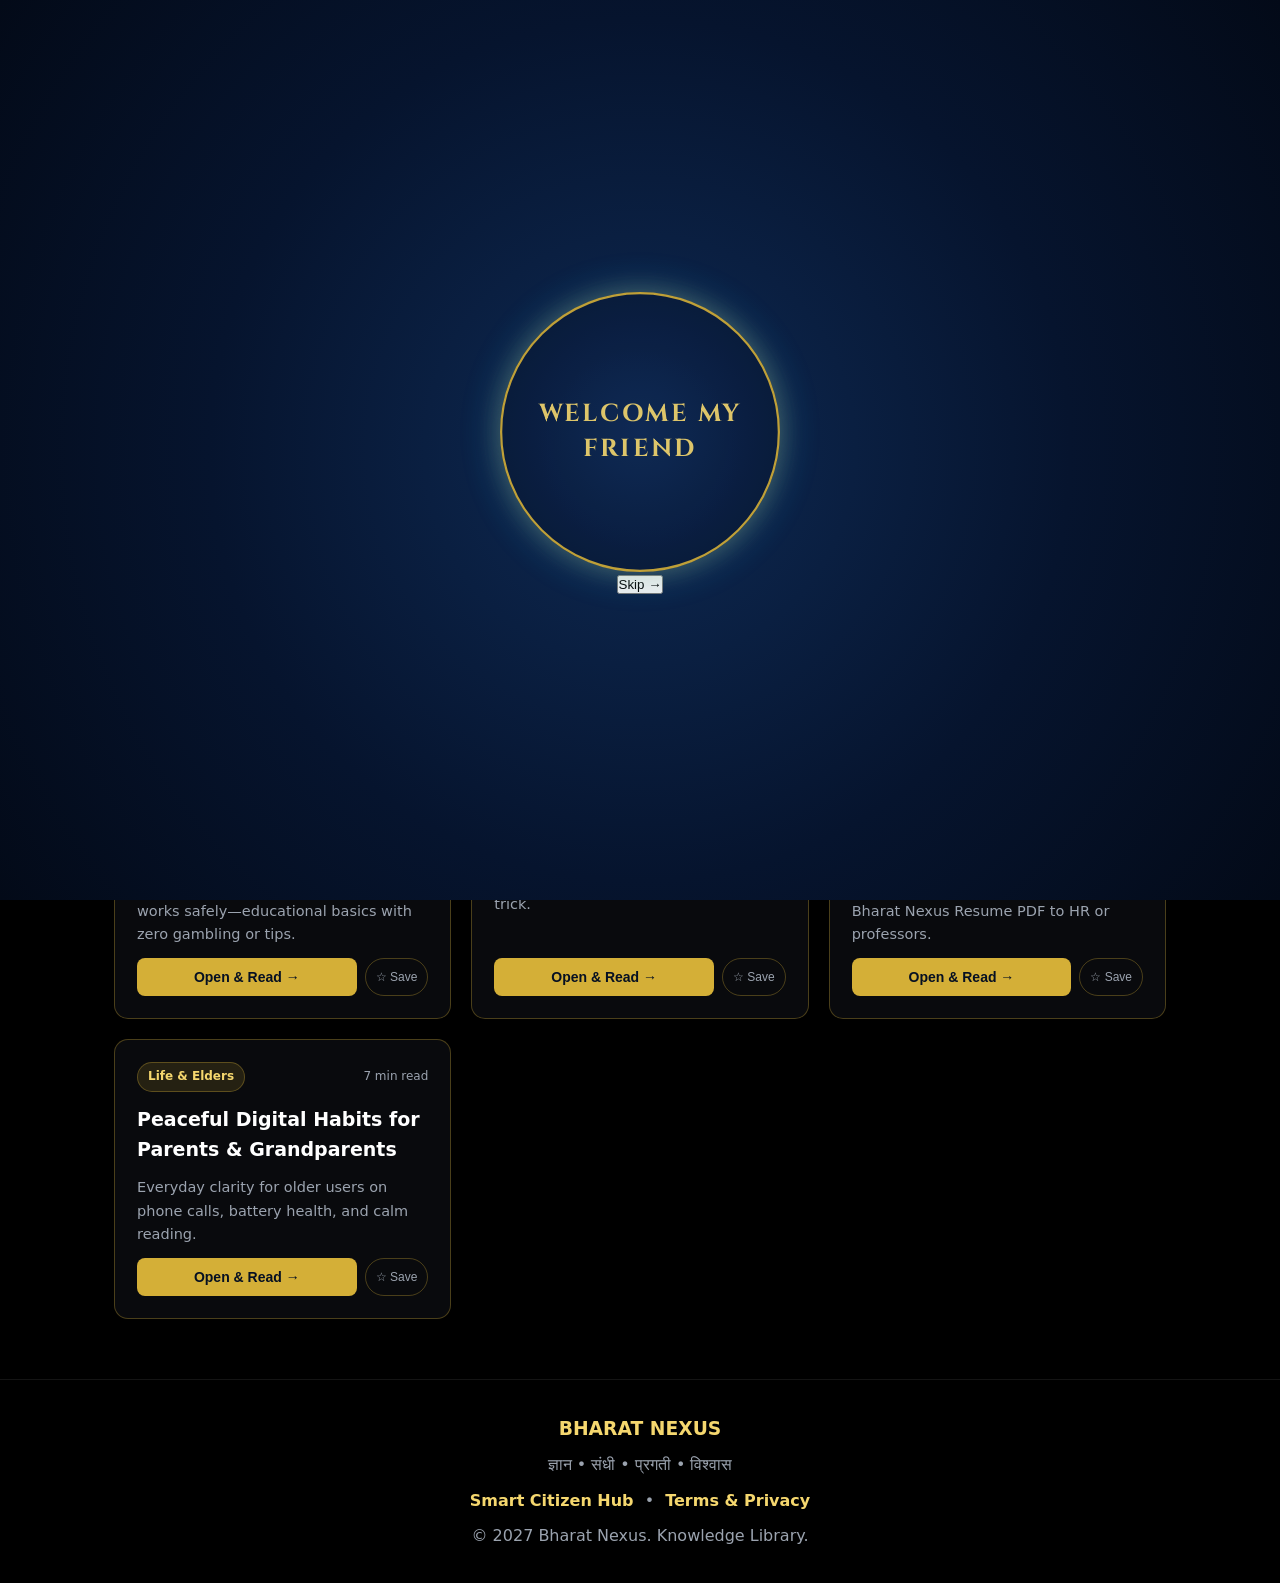
<file: library.html>
<!DOCTYPE html>
<html lang="en">

<head>
    <meta charset="UTF-8">
    <meta name="viewport" content="width=device-width, initial-scale=1.0">
    <title>Knowledge Library | Bharat Nexus</title>
    <meta name="description" content="Bharat Nexus Knowledge Library — Study guides, financial literacy, daily motivation, and lifelong learning.">
    <link rel="icon" type="image/svg+xml"
        href="data:image/svg+xml,%3Csvg xmlns='http://www.w3.org/2000/svg' viewBox='0 0 64 64'%3E%3Crect width='64' height='64' rx='14' fill='%23071326'/%3E%3Ctext x='50%25' y='54%25' dominant-baseline='middle' text-anchor='middle' fill='%23d4af37' font-family='Georgia,serif' font-size='36' font-weight='bold'%3E7%3C/text%3E%3C/svg%3E">
    <link rel="preconnect" href="https://fonts.googleapis.com">
    <link rel="preconnect" href="https://fonts.gstatic.com" crossorigin>
    <link href="https://fonts.googleapis.com/css2?family=Cinzel:wght@600;700&display=swap" rel="stylesheet">
    <link rel="stylesheet" href="style.css">

    <style>
        /* LIBRARY CIRCLE ENTRANCE SPLASH (DARK BLUE + GOLD) */
        .lib-splash {
            position: fixed;
            inset: 0;
            z-index: 25000;
            background: radial-gradient(circle at center, #0e2a54 0%, #06142e 55%, #030a18 100%);
            display: flex;
            flex-direction: column;
            align-items: center;
            justify-content: center;
            gap: 18px;
            transition: opacity 0.6s ease, visibility 0.6s ease;
        }

        .lib-splash.hide {
            opacity: 0;
            visibility: hidden;
            pointer-events: none;
        }

        .welcome-circle {
            width: clamp(190px, 34vw, 250px);
            height: clamp(190px, 34vw, 250px);
            border-radius: 50%;
            background: radial-gradient(circle, #102a56 0%, #071630 100%);
            border: 2.5px solid #d4af37;
            box-shadow: 0 0 38px rgba(56, 189, 248, 0.35), 0 0 22px rgba(212, 175, 55, 0.35);
            display: flex;
            align-items: center;
            justify-content: center;
            text-align: center;
            padding: 20px;
            animation: circlePop 1.6s ease forwards;
        }

        .welcome-circle span {
            font-family: "Cinzel", Georgia, serif;
            font-size: clamp(17px, 2.6vw, 22px);
            font-weight: 700;
            letter-spacing: 2px;
            color: #f5d76e;
            line-height: 1.4;
        }

        @keyframes circlePop {
            0% { transform: scale(0.45); opacity: 0; }
            45% { transform: scale(1.06); opacity: 1; }
            85% { transform: scale(1); opacity: 1; }
            100% { transform: scale(1.12); opacity: 0.9; }
        }

        /* LIBRARY PAGE LAYOUT */
        .lib-header {
            position: sticky;
            top: 0;
            z-index: 1000;
            background: rgba(6, 16, 34, 0.92);
            backdrop-filter: blur(10px);
            border-bottom: 1px solid var(--border-subtle);
            padding: 14px 5%;
            display: flex;
            justify-content: space-between;
            align-items: center;
            flex-wrap: wrap;
            gap: 12px;
        }

        body.light-mode .lib-header {
            background: rgba(255, 255, 255, 0.94);
        }

        .lib-nav-left {
            display: flex;
            align-items: center;
            gap: 12px;
            flex-wrap: wrap;
        }

        .back-home-btn {
            background: var(--bg-card);
            color: var(--gold-soft);
            border: 1px solid var(--border-gold);
            padding: 8px 14px;
            border-radius: 8px;
            text-decoration: none;
            font-size: 13.5px;
            font-weight: 700;
        }

        .back-home-btn:hover {
            background: var(--gold);
            color: #061022;
        }

        .lib-container {
            position: relative;
            z-index: 1;
            max-width: 1180px;
            margin: 0 auto;
            padding: 36px 5% 60px 5%;
        }

        /* GREETING + SPINNING BORDER TITLE */
        .lib-hero {
            text-align: center;
            margin-bottom: 32px;
        }

        .time-greeting {
            font-size: clamp(22px, 3.6vw, 34px);
            font-weight: 800;
            letter-spacing: 3px;
            color: #38bdf8;
            margin-bottom: 14px;
        }

        body.light-mode .time-greeting {
            color: #0369a1;
        }

        .lib-title-inner {
            padding: 14px 30px;
        }

        .lib-title-inner h1 {
            font-size: clamp(22px, 3.8vw, 36px);
            letter-spacing: 2px;
            color: var(--text-main);
        }

        .lib-title-inner h1 span {
            color: var(--gold-soft);
        }

        .lib-date {
            margin-top: 12px;
            color: var(--text-muted);
            font-size: 14px;
        }

        /* DAILY MOTIVATIONAL QUOTE CARD */
        .quote-spotlight {
            background: var(--bg-surface);
            border: 1px solid var(--border-gold);
            border-radius: 16px;
            padding: 24px;
            margin-bottom: 30px;
            text-align: center;
        }

        .quote-label {
            display: inline-block;
            font-size: 11.5px;
            font-weight: 700;
            letter-spacing: 1.5px;
            color: var(--gold-soft);
            margin-bottom: 10px;
        }

        .quote-text {
            font-size: clamp(17px, 2.3vw, 21px);
            font-weight: 600;
            color: var(--text-main);
            max-width: 820px;
            margin: 0 auto 8px auto;
            line-height: 1.6;
        }

        .quote-author {
            color: var(--gold-soft);
            font-size: 14px;
            margin-bottom: 14px;
        }

        .quote-actions {
            display: flex;
            justify-content: center;
            gap: 10px;
            flex-wrap: wrap;
        }

        /* BOOK SHELVES GRID */
        .lib-controls {
            text-align: center;
            margin-bottom: 24px;
        }

        #lib-search {
            width: 100%;
            max-width: 560px;
            padding: 14px 16px;
            border: 1.5px solid var(--gold);
            border-radius: 10px;
            background: var(--bg-surface);
            color: var(--text-main);
            font-size: 15.5px;
            margin-bottom: 16px;
            outline: none;
        }

        .book-grid {
            display: grid;
            grid-template-columns: repeat(auto-fit, minmax(290px, 1fr));
            gap: 20px;
        }

        .book-card {
            background: var(--bg-surface);
            border: 1px solid var(--border-gold);
            border-radius: 14px;
            padding: 22px;
            display: flex;
            flex-direction: column;
            gap: 12px;
        }

        .book-top {
            display: flex;
            justify-content: space-between;
            align-items: center;
            gap: 8px;
        }

        .book-meta {
            font-size: 12px;
            color: var(--text-muted);
        }

        .bookmark-btn {
            background: transparent;
            border: 1px solid var(--border-gold);
            color: var(--text-muted);
            padding: 4px 10px;
            border-radius: 999px;
            font-size: 12px;
            cursor: pointer;
        }

        .bookmark-btn.saved {
            background: var(--gold);
            color: #061022;
            font-weight: 700;
        }

        .book-card h3 {
            color: var(--text-main);
            font-size: 19px;
        }

        .book-card p {
            color: var(--text-muted);
            font-size: 14.5px;
        }

        .open-book-btn {
            margin-top: auto;
            background: var(--gold);
            color: #061022;
            border: none;
            border-radius: 8px;
            padding: 11px 14px;
            font-weight: 700;
            font-size: 14px;
            cursor: pointer;
        }

        .open-book-btn:hover {
            background: #ffffff;
        }

        /* READER MODAL */
        .reader-modal {
            position: fixed;
            inset: 0;
            z-index: 15000;
            background: rgba(3, 8, 20, 0.85);
            display: flex;
            align-items: center;
            justify-content: center;
            padding: 18px;
        }

        .reader-modal[hidden] {
            display: none;
        }

        .reader-box {
            background: var(--bg-surface);
            border: 1.5px solid var(--gold);
            border-radius: 16px;
            max-width: 720px;
            width: 100%;
            max-height: 86vh;
            overflow-y: auto;
            padding: 26px;
        }

        .reader-head {
            display: flex;
            justify-content: space-between;
            align-items: flex-start;
            gap: 12px;
            border-bottom: 1px solid var(--border-subtle);
            padding-bottom: 12px;
            margin-bottom: 16px;
        }

        .reader-head h2 {
            color: var(--gold-soft);
            font-size: 22px;
            margin: 0;
        }

        .reader-body ul {
            padding-left: 20px;
            display: flex;
            flex-direction: column;
            gap: 10px;
            color: var(--text-main);
            font-size: 15.5px;
            line-height: 1.75;
        }

        .reader-box {
            max-width: 780px;
        }

        .reader-body h3 {
            color: var(--gold-soft);
            font-size: 18px;
            margin: 26px 0 10px;
            line-height: 1.4;
        }

        .reader-body h3:first-child {
            margin-top: 4px;
        }

        .reader-body p {
            color: var(--text-main);
            font-size: 15.5px;
            line-height: 1.8;
            margin: 0 0 12px;
        }

        .reader-body ul {
            margin: 0 0 12px;
        }

        .reader-body .sample-mail {
            white-space: pre-line;
            margin: 10px 0 14px;
            padding: 14px 16px;
            border-left: 3px solid var(--gold);
            background: rgba(212, 175, 55, 0.07);
            border-radius: 8px;
            color: var(--text-main);
            font-size: 14.5px;
            line-height: 1.7;
        }

        .reader-body .reader-note {
            margin-top: 22px;
            padding-top: 14px;
            border-top: 1px solid var(--border-subtle);
            color: var(--text-muted, #9ba3af);
        }

        .reader-actions {
            display: flex;
            gap: 10px;
            flex-wrap: wrap;
            margin-top: 20px;
        }
    </style>
</head>

<body>

    <!-- DARK BLUE CIRCLE ENTRANCE SPLASH -->
    <div id="lib-splash" class="lib-splash" role="dialog" aria-label="Welcome to Library">
        <div class="welcome-circle">
            <span id="circle-text">WELCOME MY FRIEND</span>
        </div>
        <button type="button" id="lib-skip-btn" class="skip-intro-btn">Skip →</button>
    </div>

    <!-- SUBTLE '7' WATERMARK -->
    <div class="bg-watermark-7" aria-hidden="true"><span>7</span></div>

    <!-- HEADER -->
    <header class="lib-header">
        <div class="lib-nav-left">
            <a href="index.html" class="back-home-btn" id="back-home-link">← Smart Citizen Hub</a>
            <a href="terms.html" class="back-home-btn" id="terms-link">⚖️ Terms &amp; Privacy</a>
        </div>

        <div class="topbar-controls">
            <button type="button" id="lib-voice-btn" class="utility-btn" aria-pressed="false">🔇 Voice: OFF</button>
            <button type="button" id="lib-font-btn" class="utility-btn">A+</button>
            <button type="button" id="lib-theme-btn" class="utility-btn">☀</button>
            <div class="lang-switcher">
                <button type="button" class="lang-btn active" data-lang="en">EN</button>
                <button type="button" class="lang-btn" data-lang="hi">हिंदी</button>
                <button type="button" class="lang-btn" data-lang="mr">मराठी</button>
            </div>
        </div>
    </header>

    <main class="lib-container">
        <!-- TIME-BASED GREETING + 1.5PX ROTATING BORDER TITLE -->
        <div class="lib-hero">
            <p id="time-greeting" class="time-greeting">GOOD MORNING</p>

            <div class="rotating-border-card">
                <div class="rotating-inner lib-title-inner">
                    <h1 id="lib-title">BHARAT NEXUS <span>LIBRARY</span></h1>
                </div>
            </div>

            <p id="lib-date" class="lib-date"></p>
        </div>

        <!-- DAILY MOTIVATIONAL QUOTE -->
        <section class="quote-spotlight">
            <span class="quote-label" id="quote-label">DAILY MOTIVATION</span>
            <p id="quote-text" class="quote-text"></p>
            <p id="quote-author" class="quote-author"></p>
            <div class="quote-actions">
                <button type="button" id="next-quote-btn" class="secondary-btn">Next Quote ↻</button>
                <button type="button" id="speak-quote-btn" class="secondary-btn">🔊 Listen Quote</button>
            </div>
        </section>

        <!-- SEARCH & BOOK SHELVES -->
        <div class="lib-controls">
            <label for="lib-search" class="sr-only">Search library shelves</label>
            <input id="lib-search" type="search" placeholder="Search study notes, market basics, English, digital skills..." autocomplete="off">

            <div class="filter-pills">
                <button type="button" class="filter-btn active" data-shelf="all" id="sh-all">All Shelves</button>
                <button type="button" class="filter-btn" data-shelf="saved" id="sh-saved">★ Saved</button>
                <button type="button" class="filter-btn" data-shelf="study" id="sh-study">Study &amp; Exams</button>
                <button type="button" class="filter-btn" data-shelf="finance" id="sh-finance">Money &amp; Market Basics</button>
                <button type="button" class="filter-btn" data-shelf="tech" id="sh-tech">Tech &amp; Office</button>
                <button type="button" class="filter-btn" data-shelf="life" id="sh-life">Life &amp; Elders</button>
            </div>
        </div>

        <div id="book-grid" class="book-grid"></div>
    </main>

    <!-- DISTRACTION-FREE READER MODAL -->
    <div id="reader-modal" class="reader-modal" role="dialog" aria-modal="true" hidden>
        <div class="reader-box">
            <div class="reader-head">
                <h2 id="reader-title"></h2>
                <button type="button" id="reader-close-top" class="department-close">✕</button>
            </div>
            <div id="reader-body" class="reader-body"></div>
            <div class="reader-actions">
                <button type="button" id="reader-speak-btn" class="dept-action-btn">🔊 Read Aloud</button>
                <button type="button" id="reader-close-btn" class="department-close">Close</button>
            </div>
        </div>
    </div>

    <footer>
        <h3>BHARAT NEXUS</h3>
        <p>ज्ञान • संधी • प्रगती • विश्वास</p>
        <p class="footer-links">
            <a href="index.html" id="foot-home">Smart Citizen Hub</a> •
            <a href="terms.html" id="foot-terms">Terms &amp; Privacy</a>
        </p>
        <p class="copyright">© 2027 Bharat Nexus. Knowledge Library.</p>
    </footer>

    <script>
        (function () {
            "use strict";

            let lang = "en";
            let activeShelf = "all";
            let searchVal = "";
            let voiceOn = false;
            let currentBook = null;
            let quoteIndex = 0;

            const labels = {
                en: {
                    circle: "WELCOME MY FRIEND",
                    morning: "GOOD MORNING",
                    afternoon: "GOOD AFTERNOON",
                    evening: "GOOD EVENING",
                    night: "GOOD NIGHT",
                    title: 'BHARAT NEXUS <span>LIBRARY</span>',
                    backHome: "← Smart Citizen Hub",
                    terms: "⚖️ Terms & Privacy",
                    quoteLabel: "DAILY MOTIVATION",
                    nextQuote: "Next Quote ↻",
                    hearQuote: "🔊 Listen Quote",
                    searchPh: "Search study notes, market basics, English, digital skills...",
                    shAll: "All Shelves",
                    shSaved: "★ Saved",
                    shStudy: "Study & Exams",
                    shFinance: "Money & Market Basics",
                    shTech: "Tech & Office",
                    shLife: "Life & Elders",
                    openBtn: "Open & Read →",
                    saveBtn: "☆ Save",
                    savedBtn: "★ Saved",
                    closeBtn: "Close",
                    readAloud: "🔊 Read Aloud",
                    emptySaved: "No saved notes yet. Tap '☆ Save' on any card to bookmark it here!"
                },
                hi: {
                    circle: "स्वागत है मेरे मित्र",
                    morning: "सुप्रभात (GOOD MORNING)",
                    afternoon: "शुभ दोपहर (GOOD AFTERNOON)",
                    evening: "शुभ संध्या (GOOD EVENING)",
                    night: "शुभ रात्रि (GOOD NIGHT)",
                    title: 'भारत नेक्सस <span>लाइब्रेरी</span>',
                    backHome: "← स्मार्ट सिटीजन हब",
                    terms: "⚖️ नियम व गोपनीयता",
                    quoteLabel: "आज का प्रेरक विचार",
                    nextQuote: "अगला विचार ↻",
                    hearQuote: "🔊 सुनें",
                    searchPh: "खोजें: परीक्षा, शेयर बाजार बेसिक्स, Excel, अंग्रेजी...",
                    shAll: "सभी विषय",
                    shSaved: "★ सहेजे गए",
                    shStudy: "पढ़ाई और परीक्षा",
                    shFinance: "धन व बाजार की समझ",
                    shTech: "टेक और ऑफिस",
                    shLife: "जीवन और बुजुर्ग",
                    openBtn: "पढ़ें →",
                    saveBtn: "☆ सहेजें",
                    savedBtn: "★ सहेजा गया",
                    closeBtn: "बंद करें",
                    readAloud: "🔊 पढ़कर सुनाएं",
                    emptySaved: "अभी कोई नोट सहेजा नहीं गया है। किसी भी कार्ड पर '☆ सहेजें' दबाएं!"
                },
                mr: {
                    circle: "स्वागत आहे मित्रा",
                    morning: "शुभ सकाळ (GOOD MORNING)",
                    afternoon: "शुभ दुपार (GOOD AFTERNOON)",
                    evening: "शुभ संध्याकाळ (GOOD EVENING)",
                    night: "शुभ रात्री (GOOD NIGHT)",
                    title: 'भारत नेक्सस <span>लायब्ररी</span>',
                    backHome: "← स्मार्ट सिटीझन हब",
                    terms: "⚖️ नियम व गोपनीयता",
                    quoteLabel: "आजचा प्रेरक विचार",
                    nextQuote: "पुढील विचार ↻",
                    hearQuote: "🔊 ऐका",
                    searchPh: "शोधा: अभ्यास, शेअर बाजार माहिती, Excel, इंग्रजी...",
                    shAll: "सर्व विभाग",
                    shSaved: "★ जतन केलेले",
                    shStudy: "अभ्यास व परीक्षा",
                    shFinance: "पैसे व बाजार माहिती",
                    shTech: "टेक व ऑफिस",
                    shLife: "जीवन व ज्येष्ठ",
                    openBtn: "वाचा →",
                    saveBtn: "☆ जतन करा",
                    savedBtn: "★ जतन केले",
                    closeBtn: "बंद करा",
                    readAloud: "🔊 वाचून दाखवा",
                    emptySaved: "अजून काहीही जतन केलेले नाही. कोणत्याही कार्डवर '☆ जतन करा' दाबा!"
                }
            };

            const quotes = [
                {
                    en: { q: "Dream is not that which you see while sleeping; it is something that does not let you sleep.", a: "— Dr. A.P.J. Abdul Kalam" },
                    hi: { q: "सपना वह नहीं है जो आप सोते समय देखते हैं, सपना वह है जो आपको सोने नहीं देता।", a: "— डॉ. ए.पी.जे. अब्दुल कलाम" },
                    mr: { q: "स्वप्न ते नसते जे आपण झोपेत पाहतो, स्वप्न ते असते जे आपल्याला झोपू देत नाही.", a: "— डॉ. ए.पी.जे. अब्दुल कलाम" }
                },
                {
                    en: { q: "Arise, awake, and stop not until the goal is reached.", a: "— Swami Vivekananda" },
                    hi: { q: "उठो, जागो और तब तक मत रुको जब तक लक्ष्य प्राप्त न हो जाए।", a: "— स्वामी विवेकानंद" },
                    mr: { q: "उठा, जागे व्हा आणि ध्येय साध्य होईपर्यंत थांबू नका.", a: "— स्वामी विवेकानंद" }
                },
                {
                    en: { q: "Small daily improvements over time lead to stunning results.", a: "— Bharat Nexus Daily Note" },
                    hi: { q: "रोज़ किया गया छोटा-सा सुधार भी समय के साथ बड़ा परिणाम देता है।", a: "— भारत नेक्सस नोट" },
                    mr: { q: "दररोज केलेली छोटी सुधारणा देखील वेळेनुसार मोठे यश घडवते.", a: "— भारत नेक्सस नोट" }
                },
                {
                    en: { q: "Education is the most powerful tool you can use to change your future calmly.", a: "— Knowledge Library" },
                    hi: { q: "शिक्षा सबसे शक्तिशाली माध्यम है जिससे आप अपना भविष्य शांत और मजबूत बना सकते हैं।", a: "— नॉलेज लाइब्रेरी" },
                    mr: { q: "शिक्षण हे असे शक्तिशाली साधन आहे ज्यामुळे तुम्ही तुमचे भविष्य शांतपणे घडवू शकता.", a: "— नॉलेज लायब्ररी" }
                }
            ];

            const longBodies = {
                "market-basics": {
                    en: [
                        { h: "1. What is the stock market?", p: ["A company needs money to grow. One way to raise it is to divide ownership into small pieces called shares and sell them to the public. When you buy a share, you own a tiny part of that company. In India, shares are bought and sold on two main exchanges: BSE (Bombay Stock Exchange) and NSE (National Stock Exchange). The market is watched over by a government regulator called SEBI, which makes rules to protect ordinary investors.", "Share prices go up and down every day. They move because of how well the company is doing, how many people want to buy or sell, and news about the economy. That daily movement is why shares can be risky for beginners who invest without understanding."] },
                        { h: "2. What are Sensex and Nifty?", p: ["Imagine a scoreboard for the whole market. The Sensex follows 30 large, well-known companies listed on the BSE. The Nifty 50 follows 50 large companies listed on the NSE. When the news says 'Sensex rose by 400 points', it means those big companies, taken together, became more valuable that day.", "Important: Sensex and Nifty are only scoreboards. They are not a company, and they are not your money. You cannot 'buy the Sensex' directly, but some mutual funds (called index funds) are designed to copy them."] },
                        { h: "3. What is a mutual fund?", p: ["A mutual fund collects small amounts of money from thousands of people and gives it to a professional fund manager, who invests it in many companies or bonds. In return you receive 'units'. The price of one unit is called NAV (Net Asset Value) and it changes every day.", "Because your money is spread across many companies, a mutual fund is usually less risky than putting everything into one share. It is not risk-free, though. The main types are:"], ul: ["<strong>Equity funds:</strong> invest mostly in shares. Higher risk, higher possible growth over many years.", "<strong>Debt funds:</strong> invest mostly in bonds and lending. Usually lower risk and lower growth.", "<strong>Index funds:</strong> copy Nifty or Sensex. Simple, and the yearly charges are usually low.", "<strong>Hybrid funds:</strong> a mix of shares and bonds."] },
                        { h: "4. What is a SIP?", p: ["SIP means Systematic Investment Plan. You choose a fixed amount (many funds allow it from as little as ₹100 to ₹500 a month) and it is invested automatically on a fixed date every month. With most funds you can pause or stop it at any time.", "A SIP builds a habit. When prices are low your money buys more units, and when prices are high it buys fewer units, so you do not have to guess the 'right day' to invest. This is called rupee-cost averaging."] },
                        { h: "5. Understand the risk", ul: ["Markets can fall, sometimes a lot and sometimes for a long time. Returns are never guaranteed.", "Equity investing is meant for long goals, usually 5 years or more. Money you need within 1 to 3 years (fees, rent, a wedding, hospital costs) should not be in the market.", "Never borrow money to invest.", "Past returns do not promise future returns."] },
                        { h: "6. Before you start: a simple checklist", ul: ["Build an emergency fund first: about 3 to 6 months of basic expenses in a savings account.", "Complete KYC (PAN, Aadhaar, bank account, photo). It is a one-time process.", "Use only SEBI-registered platforms and fund houses. You can check this on the official SEBI website.", "Read the fund's name, category and risk label (called the Riskometer) before you invest.", "Start small, stay regular, and review once or twice a year, not every day."] },
                        { h: "7. Golden safety rules against fraud", ul: ["Never join WhatsApp, Telegram or Instagram groups that promise 'double money in 7 days', 'guaranteed profit' or 'insider tips'. No genuine investment can guarantee returns.", "Never share your OTP, PIN or password with anyone, even someone who says they are from a bank or broker.", "Do not install apps sent by strangers. Use only the official app store.", "If someone pressures you to 'invest today or lose the chance', stop. That is a classic fraud sign.", "Report cyber fraud on the national helpline 1930 or at cybercrime.gov.in."] },
                        { h: "Quick glossary", ul: ["<strong>SEBI:</strong> the government regulator of the securities market.", "<strong>NAV:</strong> the price of one mutual fund unit.", "<strong>AMC:</strong> Asset Management Company, the company that runs the fund.", "<strong>KYC:</strong> Know Your Customer, the one-time identity check.", "<strong>Index:</strong> a scoreboard of a group of companies, like Sensex or Nifty."], note: "Note: This guide is general education only. It is not investment advice. For personal decisions, please speak to a SEBI-registered adviser." }
                    ],
                    hi: [
                        { h: "1. शेयर बाज़ार क्या है?", p: ["किसी कंपनी को बढ़ने के लिए पैसों की ज़रूरत होती है। इसके लिए वह अपनी मालिकाना हिस्सेदारी को छोटे-छोटे टुकड़ों में बाँटती है, जिन्हें शेयर कहते हैं, और आम लोगों को बेचती है। शेयर खरीदने का मतलब है उस कंपनी के एक छोटे हिस्से के मालिक बनना। भारत में शेयर मुख्य रूप से दो एक्सचेंजों पर खरीदे-बेचे जाते हैं: BSE (बॉम्बे स्टॉक एक्सचेंज) और NSE (नेशनल स्टॉक एक्सचेंज)। बाज़ार की निगरानी SEBI नाम की सरकारी संस्था करती है, जो आम निवेशकों की सुरक्षा के लिए नियम बनाती है।", "शेयरों के दाम रोज़ ऊपर-नीचे होते हैं। यह कंपनी के प्रदर्शन, खरीदने-बेचने वालों की संख्या और अर्थव्यवस्था की खबरों पर निर्भर करता है। इसीलिए बिना समझे निवेश करना शुरुआत करने वालों के लिए जोखिम भरा हो सकता है।"] },
                        { h: "2. Sensex और Nifty क्या हैं?", p: ["पूरे बाज़ार का एक स्कोरबोर्ड सोचिए। Sensex, BSE की 30 बड़ी और जानी-मानी कंपनियों को ट्रैक करता है। Nifty 50, NSE की 50 बड़ी कंपनियों को ट्रैक करता है। जब खबर आती है कि 'Sensex 400 अंक चढ़ा', तो इसका मतलब है कि वे बड़ी कंपनियाँ मिलाकर उस दिन अधिक मूल्यवान हुईं।", "ध्यान रखें: Sensex और Nifty सिर्फ़ स्कोरबोर्ड हैं। ये न कोई कंपनी हैं और न आपका पैसा। आप सीधे 'Sensex खरीद' नहीं सकते, लेकिन कुछ म्यूचुअल फंड (जिन्हें इंडेक्स फंड कहते हैं) इन्हें कॉपी करने के लिए बनाए गए हैं।"] },
                        { h: "3. म्यूचुअल फंड क्या है?", p: ["म्यूचुअल फंड हज़ारों लोगों से छोटी-छोटी रकम इकट्ठा करता है और एक पेशेवर फंड मैनेजर को देता है, जो उसे कई कंपनियों या बॉन्ड में निवेश करता है। बदले में आपको 'यूनिट' मिलती हैं। एक यूनिट की कीमत को NAV (नेट एसेट वैल्यू) कहते हैं और यह रोज़ बदलती है।", "आपका पैसा कई कंपनियों में बँटा होने से म्यूचुअल फंड में आमतौर पर एक ही शेयर में सब कुछ लगाने से कम जोखिम होता है। लेकिन यह जोखिम-मुक्त नहीं है। मुख्य प्रकार:"], ul: ["<strong>इक्विटी फंड:</strong> ज़्यादातर शेयरों में निवेश। जोखिम ज़्यादा, कई वर्षों में बढ़त की संभावना भी ज़्यादा।", "<strong>डेट फंड:</strong> ज़्यादातर बॉन्ड और उधार में निवेश। आमतौर पर जोखिम और बढ़त दोनों कम।", "<strong>इंडेक्स फंड:</strong> Nifty या Sensex की नकल करते हैं। सरल, और सालाना खर्च आमतौर पर कम।", "<strong>हाइब्रिड फंड:</strong> शेयर और बॉन्ड का मिश्रण।"] },
                        { h: "4. SIP क्या है?", p: ["SIP यानी सिस्टमैटिक इन्वेस्टमेंट प्लान। आप एक तय रकम चुनते हैं (कई फंड में ₹100 से ₹500 प्रति माह तक से शुरुआत हो सकती है) और वह हर महीने तय तारीख को अपने आप निवेश हो जाती है। ज़्यादातर फंड में आप इसे कभी भी रोक या बंद कर सकते हैं।", "SIP से बचत की आदत बनती है। दाम कम होने पर आपके पैसे से ज़्यादा यूनिट आती हैं और दाम ज़्यादा होने पर कम। इसलिए 'सही दिन' का अंदाज़ा लगाने की ज़रूरत नहीं पड़ती। इसे रुपी-कॉस्ट एवरेजिंग कहते हैं।"] },
                        { h: "5. जोखिम को समझें", ul: ["बाज़ार गिर सकता है, कभी बहुत और कभी लंबे समय तक। रिटर्न की कोई गारंटी नहीं होती।", "इक्विटी निवेश लंबे लक्ष्यों के लिए है, आमतौर पर 5 साल या उससे ज़्यादा। जिस पैसे की 1 से 3 साल में ज़रूरत हो (फीस, किराया, शादी, अस्पताल) उसे बाज़ार में न लगाएँ।", "निवेश के लिए कभी कर्ज़ न लें।", "पिछला रिटर्न भविष्य के रिटर्न की गारंटी नहीं है।"] },
                        { h: "6. शुरू करने से पहले: आसान चेकलिस्ट", ul: ["पहले आपातकालीन फंड बनाएँ: बचत खाते में 3 से 6 महीने के बुनियादी खर्च जितना पैसा।", "KYC पूरा करें (PAN, आधार, बैंक खाता, फोटो)। यह एक बार की प्रक्रिया है।", "सिर्फ़ SEBI-पंजीकृत प्लेटफ़ॉर्म और फंड हाउस का उपयोग करें। इसे SEBI की आधिकारिक वेबसाइट पर जाँच सकते हैं।", "निवेश से पहले फंड का नाम, श्रेणी और रिस्क लेबल (रिस्कोमीटर) पढ़ें।", "छोटी शुरुआत करें, नियमित रहें और साल में एक-दो बार समीक्षा करें, रोज़ नहीं।"] },
                        { h: "7. धोखाधड़ी से बचने के सुनहरे नियम", ul: ["'7 दिन में पैसा डबल', 'पक्का मुनाफ़ा' या 'इनसाइडर टिप्स' का वादा करने वाले WhatsApp, Telegram या Instagram ग्रुप से दूर रहें। कोई भी असली निवेश रिटर्न की गारंटी नहीं दे सकता।", "अपना OTP, PIN या पासवर्ड किसी को न बताएँ, चाहे वह खुद को बैंक या ब्रोकर का बताए।", "अजनबियों द्वारा भेजे गए ऐप इंस्टॉल न करें। केवल आधिकारिक ऐप स्टोर का उपयोग करें।", "अगर कोई कहे 'आज ही लगाओ वरना मौका चला जाएगा', तो रुक जाएँ। यह धोखाधड़ी की पुरानी निशानी है।", "साइबर ठगी की शिकायत राष्ट्रीय हेल्पलाइन 1930 पर या cybercrime.gov.in पर करें।"] },
                        { h: "छोटी शब्दावली", ul: ["<strong>SEBI:</strong> प्रतिभूति बाज़ार की सरकारी नियामक संस्था।", "<strong>NAV:</strong> म्यूचुअल फंड की एक यूनिट की कीमत।", "<strong>AMC:</strong> एसेट मैनेजमेंट कंपनी, जो फंड चलाती है।", "<strong>KYC:</strong> नो योर कस्टमर, पहचान की एक बार की जाँच।", "<strong>इंडेक्स:</strong> कंपनियों के समूह का स्कोरबोर्ड, जैसे Sensex या Nifty।"], note: "नोट: यह मार्गदर्शिका केवल सामान्य शिक्षा के लिए है, निवेश सलाह नहीं। निजी निर्णय के लिए कृपया SEBI-पंजीकृत सलाहकार से बात करें।" }
                    ],
                    mr: [
                        { h: "1. शेअर बाजार म्हणजे काय?", p: ["कंपनीला वाढण्यासाठी पैशांची गरज असते. त्यासाठी ती आपली मालकी लहान लहान तुकड्यांत वाटते, त्यांना शेअर म्हणतात, आणि सर्वसामान्य लोकांना विकते. शेअर घेणे म्हणजे त्या कंपनीच्या एका छोट्या भागाचे मालक होणे. भारतात शेअर्सची खरेदी-विक्री प्रामुख्याने दोन एक्सचेंजवर होते: BSE (बॉम्बे स्टॉक एक्सचेंज) आणि NSE (नॅशनल स्टॉक एक्सचेंज). बाजारावर SEBI ही सरकारी नियामक संस्था लक्ष ठेवते आणि सामान्य गुंतवणूकदारांच्या संरक्षणासाठी नियम बनवते.", "शेअर्सचे भाव रोज वर-खाली होतात. कंपनीची कामगिरी, खरेदी-विक्री करणाऱ्यांची संख्या आणि अर्थव्यवस्थेच्या बातम्या यांवर ते अवलंबून असतात. म्हणूनच समजून न घेता गुंतवणूक करणे नवशिक्यांसाठी धोकादायक ठरू शकते."] },
                        { h: "2. Sensex आणि Nifty म्हणजे काय?", p: ["संपूर्ण बाजाराचा एक स्कोअरबोर्ड कल्पना करा. Sensex हा BSE वरील 30 मोठ्या आणि सुप्रसिद्ध कंपन्यांचा मागोवा घेतो. Nifty 50 हा NSE वरील 50 मोठ्या कंपन्यांचा मागोवा घेतो. बातमीत 'Sensex 400 अंकांनी वाढला' असे ऐकले की याचा अर्थ त्या मोठ्या कंपन्यांचे एकत्रित मूल्य त्या दिवशी वाढले.", "लक्षात ठेवा: Sensex आणि Nifty हे फक्त स्कोअरबोर्ड आहेत. ती कंपनी नाही आणि तुमचे पैसेही नाहीत. तुम्ही थेट 'Sensex विकत घेऊ' शकत नाही, पण काही म्युच्युअल फंड (ज्यांना इंडेक्स फंड म्हणतात) त्यांची नक्कल करण्यासाठी बनवलेले असतात."] },
                        { h: "3. म्युच्युअल फंड म्हणजे काय?", p: ["म्युच्युअल फंड हजारो लोकांकडून लहान लहान रक्कम गोळा करतो आणि ती एका व्यावसायिक फंड मॅनेजरकडे देतो. तो ती अनेक कंपन्या किंवा बाँड्समध्ये गुंतवतो. त्या बदल्यात तुम्हाला 'युनिट्स' मिळतात. एका युनिटच्या किमतीला NAV (नेट असेट व्हॅल्यू) म्हणतात आणि ती रोज बदलते.", "तुमचे पैसे अनेक कंपन्यांत विभागले जात असल्याने म्युच्युअल फंडात सहसा एकाच शेअरमध्ये सर्व पैसे टाकण्यापेक्षा कमी धोका असतो. पण तो धोकामुक्त नसतो. मुख्य प्रकार:"], ul: ["<strong>इक्विटी फंड:</strong> प्रामुख्याने शेअर्समध्ये गुंतवणूक. धोका जास्त, अनेक वर्षांत वाढीची शक्यताही जास्त.", "<strong>डेट फंड:</strong> प्रामुख्याने बाँड्स आणि कर्जात गुंतवणूक. सहसा धोका आणि वाढ दोन्ही कमी.", "<strong>इंडेक्स फंड:</strong> Nifty किंवा Sensex ची नक्कल करतात. सोपे, आणि वार्षिक खर्च सहसा कमी.", "<strong>हायब्रिड फंड:</strong> शेअर्स आणि बाँड्सचे मिश्रण."] },
                        { h: "4. SIP म्हणजे काय?", p: ["SIP म्हणजे सिस्टिमॅटिक इन्व्हेस्टमेंट प्लॅन. तुम्ही ठरावीक रक्कम निवडता (अनेक फंडांत ₹100 ते ₹500 दरमहापासून सुरुवात करता येते) आणि ती दर महिन्याच्या ठरलेल्या तारखेला आपोआप गुंतवली जाते. बहुतेक फंडांत तुम्ही ती केव्हाही थांबवू किंवा बंद करू शकता.", "SIP मुळे बचतीची सवय लागते. भाव कमी असताना तुमच्या पैशांत जास्त युनिट्स येतात आणि भाव जास्त असताना कमी. त्यामुळे 'योग्य दिवस' ओळखण्याची गरज पडत नाही. याला रुपी-कॉस्ट अॅव्हरेजिंग म्हणतात."] },
                        { h: "5. धोका समजून घ्या", ul: ["बाजार पडू शकतो, कधी खूप आणि कधी बराच काळ. परताव्याची कधीही हमी नसते.", "इक्विटी गुंतवणूक दीर्घकालीन उद्दिष्टांसाठी आहे, सहसा 5 वर्षे किंवा त्याहून अधिक. 1 ते 3 वर्षांत लागणारे पैसे (फी, भाडे, लग्न, दवाखाना) बाजारात गुंतवू नका.", "गुंतवणुकीसाठी कधीही कर्ज काढू नका.", "भूतकाळातील परतावा भविष्यातील परताव्याची हमी देत नाही."] },
                        { h: "6. सुरू करण्यापूर्वी: सोपी चेकलिस्ट", ul: ["आधी आपत्कालीन निधी तयार करा: बचत खात्यात 3 ते 6 महिन्यांच्या मूलभूत खर्चाइतके पैसे.", "KYC पूर्ण करा (PAN, आधार, बँक खाते, फोटो). ही एकदाच करायची प्रक्रिया आहे.", "फक्त SEBI-नोंदणीकृत प्लॅटफॉर्म आणि फंड हाऊस वापरा. हे SEBI च्या अधिकृत वेबसाइटवर तपासता येते.", "गुंतवणुकीपूर्वी फंडाचे नाव, श्रेणी आणि रिस्क लेबल (रिस्कोमीटर) वाचा.", "लहान सुरुवात करा, नियमित राहा आणि वर्षातून एक-दोनदा आढावा घ्या, रोज नाही."] },
                        { h: "7. फसवणुकीपासून वाचण्याचे सुवर्ण नियम", ul: ["'7 दिवसांत पैसे दुप्पट', 'खात्रीशीर नफा' किंवा 'इनसायडर टिप्स' असे सांगणाऱ्या WhatsApp, Telegram किंवा Instagram ग्रुपपासून दूर राहा. कोणतीही खरी गुंतवणूक परताव्याची हमी देऊ शकत नाही.", "तुमचा OTP, PIN किंवा पासवर्ड कोणालाही सांगू नका, मग तो स्वतःला बँक किंवा ब्रोकरचा माणूस म्हणवत असला तरी.", "अनोळखी लोकांनी पाठवलेले अॅप इन्स्टॉल करू नका. फक्त अधिकृत अॅप स्टोअर वापरा.", "कोणी 'आजच गुंतवा नाहीतर संधी जाईल' असा दबाव आणत असेल तर थांबा. ही फसवणुकीची जुनी खूण आहे.", "सायबर फसवणुकीची तक्रार राष्ट्रीय हेल्पलाइन 1930 वर किंवा cybercrime.gov.in वर करा."] },
                        { h: "छोटी शब्दावली", ul: ["<strong>SEBI:</strong> शेअर बाजाराची सरकारी नियामक संस्था.", "<strong>NAV:</strong> म्युच्युअल फंडाच्या एका युनिटची किंमत.", "<strong>AMC:</strong> अॅसेट मॅनेजमेंट कंपनी, जी फंड चालवते.", "<strong>KYC:</strong> नो युअर कस्टमर, ओळखीची एकदाच करायची तपासणी.", "<strong>इंडेक्स:</strong> कंपन्यांच्या गटाचा स्कोअरबोर्ड, जसे Sensex किंवा Nifty."], note: "टीप: ही मार्गदर्शिका फक्त सामान्य शिक्षणासाठी आहे, गुंतवणूक सल्ला नाही. वैयक्तिक निर्णयासाठी कृपया SEBI-नोंदणीकृत सल्लागाराशी बोला." }
                    ]
                },
                "exam-memory": {
                    en: [
                        { h: "1. Why re-reading does not work", p: ["Most students study by reading the same page again and again, or by highlighting. It feels productive because the page starts to look familiar. But 'looking familiar' is not the same as 'I can remember it'. In the exam hall the page is not in front of you, so your brain must pull the answer out on its own."] },
                        { h: "2. What is active recall?", p: ["Active recall means testing yourself instead of re-reading. You close the book and try to bring the answer out of your memory. The effort of searching for the answer is exactly what makes the memory stronger. Research on learning has repeatedly found that self-testing works better than re-reading for long-term memory."] },
                        { h: "3. The 5-step method", ul: ["<strong>Step 1:</strong> Read one small topic once, slowly (10 to 15 minutes).", "<strong>Step 2:</strong> Close the book. On a blank page write or say everything you remember. Do not peek.", "<strong>Step 3:</strong> Open the book and check. With a different colour pen, add what you missed.", "<strong>Step 4:</strong> Turn the missed points into questions, for example 'What are the 4 strokes of a petrol engine?' Write the question on one side of a small card and the answer on the other.", "<strong>Step 5:</strong> Repeat the cards using the schedule below."] },
                        { h: "4. Spaced repetition: when to review", p: ["Memory fades quickly if you never revisit it, and it fades more slowly each time you review. So review at growing gaps:"], ul: ["<strong>Day 1:</strong> first study", "<strong>Day 2:</strong> quick recall", "<strong>Day 4 to 7:</strong> recall again", "<strong>Day 14:</strong> recall again", "<strong>Day 30:</strong> final recall before the exam"] },
                        { p: ["Each review should take only 5 to 10 minutes, because you are only testing yourself, not learning again from the start."] },
                        { h: "5. Teach it to someone (the Feynman method)", p: ["Pick a topic and explain it aloud in simple words, as if you are teaching a younger brother or sister. Wherever you get stuck, or use big words you cannot explain, that is the gap in your understanding. Go back, fix it, and explain again."] },
                        { h: "6. Use past papers and mix subjects", ul: ["Solve previous year question papers within the real time limit. This trains both memory and speed.", "Mix topics in one session (for example 25 minutes of Maths, then 25 minutes of Theory) instead of one subject for 4 hours.", "Keep a 'mistakes notebook'. Write each wrong answer with the correct one. Read it again before the exam."] },
                        { h: "7. Protect your brain", ul: ["Study in blocks of 25 minutes with a 5-minute break (the Pomodoro method).", "Sleep 7 to 8 hours. Memory is stored during sleep, so an all-night session before the exam usually backfires.", "Drink water, eat on time and take a short walk. Keep your phone in another room while you study."] },
                        { h: "8. A simple weekly plan", ul: ["<strong>Monday to Friday:</strong> 2 to 3 study blocks a day, each ending with 5 minutes of active recall.", "<strong>Saturday:</strong> recall all the cards of the week and solve one past paper.", "<strong>Sunday:</strong> light revision of the mistakes notebook, and rest."], note: "Remember: one hour of study with recall is better than three hours of only reading." }
                    ],
                    hi: [
                        { h: "1. बार-बार पढ़ना क्यों काम नहीं करता?", p: ["ज़्यादातर विद्यार्थी एक ही पन्ने को बार-बार पढ़कर या हाइलाइट करके पढ़ाई करते हैं। यह फ़ायदेमंद लगता है क्योंकि पन्ना जाना-पहचाना लगने लगता है। लेकिन 'जाना-पहचाना लगना' और 'मुझे याद है' एक बात नहीं है। परीक्षा हॉल में पन्ना आपके सामने नहीं होता, इसलिए दिमाग को जवाब खुद निकालना पड़ता है।"] },
                        { h: "2. एक्टिव रिकॉल क्या है?", p: ["एक्टिव रिकॉल यानी दोबारा पढ़ने की जगह खुद की परीक्षा लेना। आप किताब बंद करके याद से जवाब निकालने की कोशिश करते हैं। जवाब ढूँढ़ने की यही मेहनत याददाश्त को मज़बूत बनाती है। सीखने पर हुए शोध बार-बार यह बताते हैं कि लंबे समय तक याद रखने के लिए खुद को जाँचना, दोबारा पढ़ने से बेहतर है।"] },
                        { h: "3. 5 कदम की विधि", ul: ["<strong>कदम 1:</strong> एक छोटा टॉपिक धीरे-धीरे एक बार पढ़ें (10 से 15 मिनट)।", "<strong>कदम 2:</strong> किताब बंद करें। खाली पन्ने पर जो-जो याद है लिखें या बोलें। झाँकें नहीं।", "<strong>कदम 3:</strong> किताब खोलकर जाँचें। जो छूट गया, उसे दूसरे रंग के पेन से जोड़ें।", "<strong>कदम 4:</strong> छूटे हुए बिंदुओं को सवाल बनाएँ, जैसे 'पेट्रोल इंजन के 4 स्ट्रोक कौन-से हैं?' छोटे कार्ड के एक तरफ़ सवाल और दूसरी तरफ़ जवाब लिखें।", "<strong>कदम 5:</strong> नीचे दिए कार्यक्रम के अनुसार कार्ड दोहराएँ।"] },
                        { h: "4. स्पेस्ड रिपीटिशन: कब दोहराएँ", p: ["अगर आप कभी नहीं दोहराते तो याददाश्त जल्दी मिट जाती है, और हर दोहराव के बाद वह धीमे मिटती है। इसलिए बढ़ते अंतराल पर दोहराएँ:"], ul: ["<strong>दिन 1:</strong> पहली बार पढ़ाई", "<strong>दिन 2:</strong> जल्दी से रिकॉल", "<strong>दिन 4 से 7:</strong> फिर रिकॉल", "<strong>दिन 14:</strong> फिर रिकॉल", "<strong>दिन 30:</strong> परीक्षा से पहले अंतिम रिकॉल"] },
                        { p: ["हर दोहराव में सिर्फ़ 5 से 10 मिनट लगने चाहिए, क्योंकि आप सिर्फ़ खुद को जाँच रहे हैं, शुरू से दोबारा नहीं सीख रहे।"] },
                        { h: "5. किसी को सिखाएँ (फाइनमैन विधि)", p: ["कोई टॉपिक चुनें और उसे सरल शब्दों में ज़ोर से समझाएँ, जैसे अपने छोटे भाई या बहन को पढ़ा रहे हों। जहाँ आप अटकें या ऐसे बड़े शब्द बोलें जिन्हें समझा न सकें, वहीं आपकी समझ में कमी है। वापस जाएँ, उसे ठीक करें और फिर समझाएँ।"] },
                        { h: "6. पुराने प्रश्नपत्र हल करें और विषय मिलाकर पढ़ें", ul: ["पिछले वर्षों के प्रश्नपत्र असली समय-सीमा में हल करें। इससे याददाश्त और गति दोनों बढ़ती हैं।", "एक सत्र में विषय मिलाएँ (जैसे 25 मिनट गणित, फिर 25 मिनट थ्योरी), 4 घंटे तक एक ही विषय नहीं।", "'गलतियों की कॉपी' रखें। हर गलत जवाब सही जवाब के साथ लिखें। परीक्षा से पहले उसे फिर पढ़ें।"] },
                        { h: "7. अपने दिमाग का ख्याल रखें", ul: ["25 मिनट के ब्लॉक में पढ़ें और 5 मिनट का ब्रेक लें (पोमोडोरो विधि)।", "7 से 8 घंटे सोएँ। याददाश्त नींद में पक्की होती है, इसलिए परीक्षा से पहले पूरी रात जागना अक्सर उल्टा पड़ता है।", "पानी पिएँ, समय पर खाएँ और थोड़ी सैर करें। पढ़ते समय फ़ोन दूसरे कमरे में रखें।"] },
                        { h: "8. साप्ताहिक योजना", ul: ["<strong>सोमवार से शुक्रवार:</strong> रोज़ 2 से 3 पढ़ाई ब्लॉक, हर एक के अंत में 5 मिनट एक्टिव रिकॉल।", "<strong>शनिवार:</strong> पूरे हफ़्ते के सारे कार्ड दोहराएँ और एक पुराना प्रश्नपत्र हल करें।", "<strong>रविवार:</strong> गलतियों की कॉपी का हल्का रिविज़न और आराम।"], note: "याद रखें: सिर्फ़ तीन घंटे पढ़ने से बेहतर है एक घंटा रिकॉल के साथ पढ़ना।" }
                    ],
                    mr: [
                        { h: "1. पुन्हा पुन्हा वाचणे का उपयोगी नाही?", p: ["बहुतेक विद्यार्थी एकच पान पुन्हा पुन्हा वाचून किंवा हायलाइट करून अभ्यास करतात. ते फायद्याचे वाटते कारण पान ओळखीचे वाटू लागते. पण 'ओळखीचे वाटणे' आणि 'मला आठवते' हे एकच नाही. परीक्षेच्या हॉलमध्ये पान समोर नसते, म्हणून मेंदूला उत्तर स्वतःच बाहेर काढावे लागते."] },
                        { h: "2. अॅक्टिव्ह रिकॉल म्हणजे काय?", p: ["अॅक्टिव्ह रिकॉल म्हणजे पुन्हा वाचण्याऐवजी स्वतःची परीक्षा घेणे. तुम्ही पुस्तक बंद करून आठवणीतून उत्तर काढण्याचा प्रयत्न करता. उत्तर शोधण्याचा हाच प्रयत्न स्मरणशक्ती घट्ट करतो. शिकण्यावरील संशोधनात वारंवार दिसून आले आहे की दीर्घकाळ लक्षात ठेवण्यासाठी स्वतःची चाचणी घेणे हे पुन्हा वाचण्यापेक्षा चांगले आहे."] },
                        { h: "3. 5 पायऱ्यांची पद्धत", ul: ["<strong>पायरी 1:</strong> एक छोटा टॉपिक हळूहळू एकदा वाचा (10 ते 15 मिनिटे).", "<strong>पायरी 2:</strong> पुस्तक बंद करा. कोऱ्या पानावर जे आठवते ते लिहा किंवा बोला. डोकावू नका.", "<strong>पायरी 3:</strong> पुस्तक उघडून तपासा. जे राहिले ते वेगळ्या रंगाच्या पेनाने जोडा.", "<strong>पायरी 4:</strong> राहिलेल्या मुद्द्यांचे प्रश्न बनवा, उदा. 'पेट्रोल इंजिनचे 4 स्ट्रोक कोणते?' छोट्या कार्डाच्या एका बाजूला प्रश्न आणि दुसऱ्या बाजूला उत्तर लिहा.", "<strong>पायरी 5:</strong> खालील वेळापत्रकानुसार कार्ड्सची उजळणी करा."] },
                        { h: "4. स्पेस्ड रिपीटिशन: कधी उजळणी करायची", p: ["उजळणी न केल्यास स्मरणशक्ती लवकर कमी होते, आणि प्रत्येक उजळणीनंतर ती हळू कमी होते. म्हणून वाढत्या अंतराने उजळणी करा:"], ul: ["<strong>दिवस 1:</strong> पहिला अभ्यास", "<strong>दिवस 2:</strong> झटपट रिकॉल", "<strong>दिवस 4 ते 7:</strong> पुन्हा रिकॉल", "<strong>दिवस 14:</strong> पुन्हा रिकॉल", "<strong>दिवस 30:</strong> परीक्षेपूर्वी शेवटचा रिकॉल"] },
                        { p: ["प्रत्येक उजळणीला फक्त 5 ते 10 मिनिटे लागावीत, कारण तुम्ही फक्त स्वतःची चाचणी घेत आहात, पुन्हा सुरुवातीपासून शिकत नाही."] },
                        { h: "5. दुसऱ्याला शिकवा (फाइनमन पद्धत)", p: ["एखादा टॉपिक निवडा आणि तो सोप्या शब्दांत मोठ्याने समजावून सांगा, जणू तुम्ही लहान भावंडाला शिकवत आहात. जिथे तुम्ही अडखळता किंवा समजावता न येणारे मोठे शब्द वापरता, तिथेच तुमच्या समजुतीत कमतरता आहे. परत जा, ती दुरुस्त करा आणि पुन्हा समजावून सांगा."] },
                        { h: "6. जुन्या प्रश्नपत्रिका सोडवा आणि विषय मिसळा", ul: ["मागील वर्षांच्या प्रश्नपत्रिका खऱ्या वेळेच्या मर्यादेत सोडवा. यामुळे स्मरणशक्ती आणि वेग दोन्ही वाढतात.", "एका सत्रात विषय मिसळा (उदा. 25 मिनिटे गणित, मग 25 मिनिटे थिअरी), 4 तास एकच विषय नको.", "'चुकांची वही' ठेवा. प्रत्येक चुकीचे उत्तर बरोबर उत्तरासोबत लिहा. परीक्षेपूर्वी ती पुन्हा वाचा."] },
                        { h: "7. तुमच्या मेंदूची काळजी घ्या", ul: ["25 मिनिटांच्या ब्लॉकमध्ये अभ्यास करा आणि 5 मिनिटांचा ब्रेक घ्या (पोमोडोरो पद्धत).", "7 ते 8 तास झोपा. स्मरणशक्ती झोपेत पक्की होते, म्हणून परीक्षेपूर्वी रात्रभर जागणे बहुधा उलटे पडते.", "पाणी प्या, वेळेवर जेवा आणि थोडे चाला. अभ्यास करताना फोन दुसऱ्या खोलीत ठेवा."] },
                        { h: "8. साप्ताहिक वेळापत्रक", ul: ["<strong>सोमवार ते शुक्रवार:</strong> रोज 2 ते 3 अभ्यास ब्लॉक, प्रत्येकाच्या शेवटी 5 मिनिटे अॅक्टिव्ह रिकॉल.", "<strong>शनिवार:</strong> आठवडाभराचे सर्व कार्ड्स उजळा आणि एक जुनी प्रश्नपत्रिका सोडवा.", "<strong>रविवार:</strong> चुकांच्या वहीची हलकी उजळणी आणि विश्रांती."], note: "लक्षात ठेवा: फक्त तीन तास वाचण्यापेक्षा रिकॉलसह एक तास अभ्यास चांगला." }
                    ]
                },
                "email-etiquette": {
                    en: [
                        { h: "1. Why email matters", p: ["Whether you apply for a job, an apprenticeship, or write to your college principal, your email is often the first impression. A clear, polite email shows that you are serious and respectful, even before anyone meets you."] },
                        { h: "2. Start with a professional email ID", ul: ["Use your real name, for example rahul.patil@gmail.com. Avoid IDs like cool_boy_007 or darklord99.", "Set a proper display name (Rahul Patil), not a nickname."] },
                        { h: "3. The 6 parts of a good email", ul: ["<strong>Subject line:</strong> short and specific. Good: 'Application for Computer Operator – Rahul Patil'. Bad: 'Hello' or 'Urgent!!!'", "<strong>Greeting:</strong> 'Dear Sir/Madam,' or 'Dear Mr. Sharma,' (use the person's name if you know it).", "<strong>Opening line:</strong> say who you are and why you are writing, in one sentence.", "<strong>Body:</strong> 2 to 4 short sentences or a few clear points. One email, one topic.", "<strong>Closing line:</strong> say what you want next, for example 'I would be grateful for an opportunity to meet.' Then 'Thank you.'", "<strong>Signature:</strong> 'Regards,' your full name, phone number, and course or city."] },
                        { h: "4. Sample 1: Job application", sample: "Subject: Application for Data Entry Operator – Rahul Patil\n\nDear Sir/Madam,\n\nI am Rahul Patil, a COPA (Computer Operator and Programming Assistant) student from an ITI in Nashik. I am writing to apply for the Data Entry Operator position advertised on your website.\n\nI can type in English and Marathi, and I know MS Word, Excel and basic internet tools. My resume is attached for your reference.\n\nI would be grateful for an opportunity to meet or to take a short test. Thank you for your time.\n\nRegards,\nRahul Patil\nPhone: 98XXXXXXXX\nNashik" },
                        { h: "5. Sample 2: Leave request to a teacher", sample: "Subject: Leave Request for 12 and 13 March – Rahul Patil, COPA 2nd Year\n\nDear Sir/Madam,\n\nI would like to request leave on 12 and 13 March because of a family function. I will complete the missed practical work and notes after I return.\n\nKindly grant me leave. Thank you.\n\nRegards,\nRahul Patil\nCOPA 2nd Year, Roll No. 24" },
                        { h: "6. Attachments", ul: ["Name files clearly: Rahul_Patil_Resume.pdf, not 'resume final final2.docx'.", "Send resumes as PDF so the layout does not break.", "Mention the attachment in the email body so the reader does not miss it.", "Keep the total size under about 10 MB."] },
                        { h: "7. Do's and Don'ts", ul: ["<strong>Do</strong> proofread once for spelling and names before pressing Send.", "<strong>Do</strong> reply within 1 to 2 working days.", "<strong>Do</strong> use CC only for people who must know. Use BCC when you do not want to show others' addresses.", "<strong>Don't</strong> write in ALL CAPS. It looks like shouting.", "<strong>Don't</strong> use SMS-style language (u, pls, thx) or too many emojis.", "<strong>Don't</strong> forward private emails without permission."] },
                        { h: "8. Follow up politely", p: ["If you hear nothing for 5 to 7 days, send one short reminder in the same email thread:"], sample: "Dear Sir/Madam,\n\nI am following up on my application sent on 10 March. Please let me know if you need any more details.\n\nThank you.\nRahul Patil", note: "Tip: Read your email aloud once. If it sounds polite and clear when you say it, it will read the same way." }
                    ],
                    hi: [
                        { h: "1. ईमेल क्यों ज़रूरी है?", p: ["चाहे आप नौकरी या अप्रेंटिसशिप के लिए आवेदन करें या कॉलेज के प्राचार्य को पत्र लिखें, आपका ईमेल अक्सर पहली छाप होता है। साफ़ और विनम्र ईमेल दिखाता है कि आप गंभीर और सम्मानजनक हैं, किसी के मिलने से पहले ही।"] },
                        { h: "2. प्रोफ़ेशनल ईमेल ID से शुरुआत करें", ul: ["अपना असली नाम इस्तेमाल करें, जैसे rahul.patil@gmail.com। cool_boy_007 या darklord99 जैसी ID से बचें।", "डिस्प्ले नाम सही रखें (Rahul Patil), कोई उपनाम नहीं।"] },
                        { h: "3. अच्छे ईमेल के 6 हिस्से", ul: ["<strong>सब्जेक्ट लाइन:</strong> छोटी और स्पष्ट। अच्छा: 'Application for Computer Operator – Rahul Patil'। बुरा: 'Hello' या 'Urgent!!!'", "<strong>अभिवादन:</strong> 'Dear Sir/Madam,' या 'Dear Mr. Sharma,' (नाम पता हो तो नाम लिखें)।", "<strong>शुरुआती पंक्ति:</strong> एक वाक्य में बताएँ कि आप कौन हैं और क्यों लिख रहे हैं।", "<strong>मुख्य भाग:</strong> 2 से 4 छोटे वाक्य या कुछ साफ़ बिंदु। एक ईमेल, एक विषय।", "<strong>समापन पंक्ति:</strong> बताएँ कि आप आगे क्या चाहते हैं, जैसे 'I would be grateful for an opportunity to meet.' फिर 'Thank you.'", "<strong>सिग्नेचर:</strong> 'Regards,' पूरा नाम, फ़ोन नंबर और कोर्स या शहर।"] },
                        { h: "4. नमूना 1: नौकरी का आवेदन", p: ["ईमेल आमतौर पर अंग्रेज़ी में लिखे जाते हैं, इसलिए नमूने अंग्रेज़ी में हैं:"], sample: "Subject: Application for Data Entry Operator – Rahul Patil\n\nDear Sir/Madam,\n\nI am Rahul Patil, a COPA (Computer Operator and Programming Assistant) student from an ITI in Nashik. I am writing to apply for the Data Entry Operator position advertised on your website.\n\nI can type in English and Marathi, and I know MS Word, Excel and basic internet tools. My resume is attached for your reference.\n\nI would be grateful for an opportunity to meet or to take a short test. Thank you for your time.\n\nRegards,\nRahul Patil\nPhone: 98XXXXXXXX\nNashik" },
                        { h: "5. नमूना 2: शिक्षक को छुट्टी का आवेदन", sample: "Subject: Leave Request for 12 and 13 March – Rahul Patil, COPA 2nd Year\n\nDear Sir/Madam,\n\nI would like to request leave on 12 and 13 March because of a family function. I will complete the missed practical work and notes after I return.\n\nKindly grant me leave. Thank you.\n\nRegards,\nRahul Patil\nCOPA 2nd Year, Roll No. 24" },
                        { h: "6. अटैचमेंट", ul: ["फ़ाइल का नाम साफ़ रखें: Rahul_Patil_Resume.pdf, 'resume final final2.docx' नहीं।", "रिज़्यूमे PDF में भेजें ताकि फ़ॉर्मेट न बिगड़े।", "ईमेल के मुख्य भाग में अटैचमेंट का ज़िक्र करें ताकि पढ़ने वाला उसे न चूके।", "कुल साइज़ लगभग 10 MB से कम रखें।"] },
                        { h: "7. क्या करें और क्या न करें", ul: ["<strong>करें:</strong> Send दबाने से पहले एक बार स्पेलिंग और नाम जाँचें।", "<strong>करें:</strong> 1 से 2 कार्यदिवस में जवाब दें।", "<strong>करें:</strong> CC सिर्फ़ उन्हें लगाएँ जिन्हें जानना ज़रूरी है। दूसरों के पते छिपाने हों तो BCC का उपयोग करें।", "<strong>न करें:</strong> पूरा CAPITAL में न लिखें। यह चिल्लाने जैसा लगता है।", "<strong>न करें:</strong> SMS वाली भाषा (u, pls, thx) या बहुत सारे इमोजी इस्तेमाल न करें।", "<strong>न करें:</strong> निजी ईमेल बिना अनुमति आगे न भेजें।"] },
                        { h: "8. विनम्रता से फ़ॉलो-अप करें", p: ["अगर 5 से 7 दिन तक जवाब न आए तो उसी ईमेल थ्रेड में एक छोटा रिमाइंडर भेजें:"], sample: "Dear Sir/Madam,\n\nI am following up on my application sent on 10 March. Please let me know if you need any more details.\n\nThank you.\nRahul Patil", note: "सुझाव: अपना ईमेल एक बार ज़ोर से पढ़ें। अगर बोलने में विनम्र और साफ़ लगे, तो पढ़ने में भी वैसा ही लगेगा।" }
                    ],
                    mr: [
                        { h: "1. ईमेल का महत्त्वाचा आहे?", p: ["तुम्ही नोकरी किंवा अप्रेंटिसशिपसाठी अर्ज करत असा किंवा कॉलेजच्या प्राचार्यांना पत्र लिहीत असा, तुमचा ईमेल बहुधा पहिली छाप असतो. स्पष्ट आणि नम्र ईमेल दाखवतो की तुम्ही गंभीर आणि आदरशील आहात, कोणी भेटण्यापूर्वीच."] },
                        { h: "2. व्यावसायिक ईमेल ID ने सुरुवात करा", ul: ["तुमचे खरे नाव वापरा, उदा. rahul.patil@gmail.com. cool_boy_007 किंवा darklord99 सारख्या ID टाळा.", "डिस्प्ले नाव नीट ठेवा (Rahul Patil), टोपणनाव नको."] },
                        { h: "3. चांगल्या ईमेलचे 6 भाग", ul: ["<strong>सब्जेक्ट लाइन:</strong> छोटी आणि स्पष्ट. चांगली: 'Application for Computer Operator – Rahul Patil'. वाईट: 'Hello' किंवा 'Urgent!!!'", "<strong>अभिवादन:</strong> 'Dear Sir/Madam,' किंवा 'Dear Mr. Sharma,' (नाव माहीत असल्यास नाव लिहा).", "<strong>सुरुवातीची ओळ:</strong> एका वाक्यात सांगा की तुम्ही कोण आहात आणि का लिहीत आहात.", "<strong>मुख्य भाग:</strong> 2 ते 4 छोटी वाक्ये किंवा काही स्पष्ट मुद्दे. एक ईमेल, एक विषय.", "<strong>समारोपाची ओळ:</strong> पुढे काय हवे ते सांगा, उदा. 'I would be grateful for an opportunity to meet.' मग 'Thank you.'", "<strong>सही (सिग्नेचर):</strong> 'Regards,' पूर्ण नाव, फोन नंबर आणि कोर्स किंवा शहर."] },
                        { h: "4. नमुना 1: नोकरीसाठी अर्ज", p: ["ईमेल सहसा इंग्रजीत लिहितात, म्हणून नमुने इंग्रजीत आहेत:"], sample: "Subject: Application for Data Entry Operator – Rahul Patil\n\nDear Sir/Madam,\n\nI am Rahul Patil, a COPA (Computer Operator and Programming Assistant) student from an ITI in Nashik. I am writing to apply for the Data Entry Operator position advertised on your website.\n\nI can type in English and Marathi, and I know MS Word, Excel and basic internet tools. My resume is attached for your reference.\n\nI would be grateful for an opportunity to meet or to take a short test. Thank you for your time.\n\nRegards,\nRahul Patil\nPhone: 98XXXXXXXX\nNashik" },
                        { h: "5. नमुना 2: शिक्षकांना रजेचा अर्ज", sample: "Subject: Leave Request for 12 and 13 March – Rahul Patil, COPA 2nd Year\n\nDear Sir/Madam,\n\nI would like to request leave on 12 and 13 March because of a family function. I will complete the missed practical work and notes after I return.\n\nKindly grant me leave. Thank you.\n\nRegards,\nRahul Patil\nCOPA 2nd Year, Roll No. 24" },
                        { h: "6. अटॅचमेंट", ul: ["फाइलचे नाव स्पष्ट ठेवा: Rahul_Patil_Resume.pdf, 'resume final final2.docx' नाही.", "रेझ्युमे PDF मध्ये पाठवा, म्हणजे फॉरमॅट बिघडत नाही.", "ईमेलच्या मुख्य भागात अटॅचमेंटचा उल्लेख करा म्हणजे वाचणाऱ्याकडून ती चुकत नाही.", "एकूण साइज सुमारे 10 MB पेक्षा कमी ठेवा."] },
                        { h: "7. काय करावे आणि काय करू नये", ul: ["<strong>करा:</strong> Send दाबण्यापूर्वी एकदा स्पेलिंग आणि नावे तपासा.", "<strong>करा:</strong> 1 ते 2 कामकाजाच्या दिवसांत उत्तर द्या.", "<strong>करा:</strong> CC फक्त ज्यांना माहिती असणे आवश्यक आहे त्यांनाच लावा. इतरांचे पत्ते लपवायचे असतील तर BCC वापरा.", "<strong>करू नका:</strong> सगळे ओरडल्यासारखे CAPITAL मध्ये लिहू नका.", "<strong>करू नका:</strong> SMS सारखी भाषा (u, pls, thx) किंवा खूप इमोजी वापरू नका.", "<strong>करू नका:</strong> खाजगी ईमेल परवानगीशिवाय पुढे पाठवू नका."] },
                        { h: "8. नम्रपणे पाठपुरावा करा", p: ["5 ते 7 दिवस उत्तर आले नाही तर त्याच ईमेल थ्रेडमध्ये एक छोटी आठवण पाठवा:"], sample: "Dear Sir/Madam,\n\nI am following up on my application sent on 10 March. Please let me know if you need any more details.\n\nThank you.\nRahul Patil", note: "सूचना: तुमचा ईमेल एकदा मोठ्याने वाचा. बोलताना तो नम्र आणि स्पष्ट वाटला तर वाचतानाही तसाच वाटेल." }
                    ]
                },
                "elder-digital-peace": {
                    en: [
                        { h: "1. Make the phone comfortable", ul: ["Increase the font size and brightness in Settings.", "Turn on voice typing (the microphone on the keyboard) so you can speak instead of typing. It works in Hindi and Marathi too.", "Keep the volume high and use the speaker or earphones for calls.", "Keep important apps (Phone, WhatsApp, Camera, Gallery) on the first screen.", "Save emergency numbers and close family members with their photos."] },
                        { h: "2. Know the common scams", p: ["Fraudsters target people who are kind and trusting. These are the most common tricks:"], ul: ["<strong>Fake bank or KYC calls and messages:</strong> 'Your account will be blocked, click this link.' Banks never ask for your OTP, PIN, CVV or password.", "<strong>'Digital arrest' or fake police calls:</strong> a caller says you are under arrest, asks you to stay on a video call and pay money. No genuine police or agency arrests anyone over a phone or video call.", "<strong>Lottery, prize and gift messages:</strong> you cannot win a prize in a contest you never entered.", "<strong>'Grandchild in trouble' calls:</strong> a voice says 'I am in trouble, send money, don't tell Papa.' Hang up and call your family member on their usual number.", "<strong>UPI trick:</strong> your UPI PIN is needed only to SEND money. You never need to enter a PIN to RECEIVE money.", "<strong>Fake customer-care numbers</strong> found in search results: always use the number printed on your card or on the official website."] },
                        { h: "3. The 3-second rule", p: ["If a call or message creates fear, hurry or secrecy, stop for three seconds and ask: 'Can I call someone I trust first?' Real problems can wait ten minutes. Scams cannot."] },
                        { h: "4. If something goes wrong", ul: ["Call <strong>1930</strong>, the national cyber-crime helpline, as soon as possible. The first hours matter most.", "Report at <strong>cybercrime.gov.in</strong>.", "Inform your bank and ask them to block the card or UPI.", "Do not feel ashamed. Many educated people get fooled. Tell your family quickly."] },
                        { h: "5. WhatsApp and forwarded messages", ul: ["A message marked 'Forwarded many times' is often false. Do not believe or forward it without checking.", "Health cures, 'free government scheme' links and 'share with 10 people or face bad luck' messages are usually fake.", "Check with a family member or a reliable news source before forwarding.", "Do not click unknown links, and do not scan a QR code to receive money."] },
                        { h: "6. Healthy screen habits", ul: ["<strong>20-20-20 rule:</strong> every 20 minutes, look at something 20 feet away for 20 seconds.", "Keep the phone away at mealtimes and in the last hour before sleep.", "After watching videos, take a short walk. The body needs movement more than a screen.", "Keep the volume low and use earphones to protect your hearing."] },
                        { h: "7. The good side: stay connected", ul: ["Video call grandchildren or relatives once a week.", "Join the family WhatsApp group and share photos.", "Listen to bhajans, kirtan, old songs and news, and learn something new. Many free classes are online.", "Use maps to find a place, and use UPI only with trusted shops."] },
                        { h: "8. For family members: how to help", ul: ["Be patient. Teach one thing at a time and let them press the buttons themselves.", "Write simple steps on paper in big letters.", "Turn on the screen lock, set automatic updates and add an emergency contact.", "Agree on a family code word, so that a real emergency call can be confirmed."], note: "Technology is a tool to make life easier, not something to fear. Go slowly, ask questions, and never let anyone rush you." }
                    ],
                    hi: [
                        { h: "1. फ़ोन को आरामदायक बनाएँ", ul: ["सेटिंग में फ़ॉन्ट का आकार और ब्राइटनेस बढ़ाएँ।", "वॉइस टाइपिंग (कीबोर्ड पर माइक) चालू करें ताकि टाइप करने की जगह बोल सकें। यह हिंदी और मराठी में भी काम करती है।", "आवाज़ ज़्यादा रखें और कॉल के लिए स्पीकर या ईयरफ़ोन का उपयोग करें।", "ज़रूरी ऐप (फ़ोन, WhatsApp, कैमरा, गैलरी) पहली स्क्रीन पर रखें।", "आपातकालीन नंबर और करीबी परिवारजनों को उनकी फ़ोटो के साथ सेव करें।"] },
                        { h: "2. आम ठगी के तरीके पहचानें", p: ["ठग दयालु और भरोसा करने वाले लोगों को निशाना बनाते हैं। सबसे आम तरीके ये हैं:"], ul: ["<strong>फर्जी बैंक या KYC कॉल और मैसेज:</strong> 'आपका खाता बंद हो जाएगा, इस लिंक पर क्लिक करें।' बैंक कभी आपका OTP, PIN, CVV या पासवर्ड नहीं माँगता।", "<strong>'डिजिटल अरेस्ट' या फर्जी पुलिस कॉल:</strong> कॉल करने वाला कहता है कि आप गिरफ़्तार हैं, वीडियो कॉल पर रहने को कहता है और पैसे माँगता है। कोई असली पुलिस या एजेंसी फ़ोन या वीडियो कॉल पर किसी को गिरफ़्तार नहीं करती।", "<strong>लॉटरी, इनाम और गिफ्ट के मैसेज:</strong> जिस प्रतियोगिता में आपने भाग ही नहीं लिया उसमें इनाम नहीं जीत सकते।", "<strong>'नाती/पोता मुसीबत में है' वाली कॉल:</strong> आवाज़ कहती है 'मैं मुसीबत में हूँ, पैसे भेजो, पापा को मत बताना।' कॉल काटें और अपने परिवारजन को उनके पुराने नंबर पर फ़ोन करें।", "<strong>UPI की चाल:</strong> UPI PIN सिर्फ़ पैसे भेजने के लिए चाहिए। पैसे पाने के लिए कभी PIN डालने की ज़रूरत नहीं होती।", "<strong>सर्च में मिले फर्जी कस्टमर-केयर नंबर:</strong> हमेशा कार्ड पर छपा या आधिकारिक वेबसाइट का नंबर इस्तेमाल करें।"] },
                        { h: "3. तीन सेकंड का नियम", p: ["अगर किसी कॉल या मैसेज से डर, जल्दबाज़ी या गोपनीयता का दबाव बने, तो तीन सेकंड रुकें और खुद से पूछें: 'क्या मैं पहले किसी भरोसेमंद व्यक्ति को फ़ोन कर सकता/सकती हूँ?' असली समस्या दस मिनट रुक सकती है। ठगी नहीं रुकती।"] },
                        { h: "4. अगर कुछ गलत हो जाए", ul: ["जल्द से जल्द राष्ट्रीय साइबर क्राइम हेल्पलाइन <strong>1930</strong> पर कॉल करें। पहले कुछ घंटे सबसे अहम होते हैं।", "<strong>cybercrime.gov.in</strong> पर शिकायत दर्ज करें।", "अपने बैंक को बताएँ और कार्ड या UPI ब्लॉक करवाएँ।", "शर्म न करें। कई पढ़े-लिखे लोग भी धोखा खा जाते हैं। परिवार को जल्दी बताएँ।"] },
                        { h: "5. WhatsApp और फ़ॉरवर्ड मैसेज", ul: ["'Forwarded many times' लिखा मैसेज अक्सर झूठा होता है। जाँचे बिना न मानें, न आगे भेजें।", "बीमारी के इलाज, 'सरकारी मुफ़्त योजना' के लिंक और 'दस लोगों को भेजो वरना बुरा होगा' जैसे मैसेज ज़्यादातर फर्जी होते हैं।", "आगे भेजने से पहले परिवार के किसी सदस्य या भरोसेमंद समाचार स्रोत से पूछ लें।", "अनजान लिंक पर क्लिक न करें, और पैसे पाने के लिए QR कोड स्कैन न करें।"] },
                        { h: "6. स्क्रीन की स्वस्थ आदतें", ul: ["<strong>20-20-20 नियम:</strong> हर 20 मिनट में 20 फ़ीट दूर किसी चीज़ को 20 सेकंड देखें।", "खाने के समय और सोने से पहले के आख़िरी घंटे में फ़ोन दूर रखें।", "वीडियो देखने के बाद थोड़ी सैर करें। शरीर को स्क्रीन से ज़्यादा हलचल चाहिए।", "आवाज़ कम रखें और कानों की सुरक्षा के लिए ईयरफ़ोन का ध्यान से उपयोग करें।"] },
                        { h: "7. अच्छा पहलू: जुड़े रहें", ul: ["हफ़्ते में एक बार नाती-पोतों या रिश्तेदारों से वीडियो कॉल करें।", "परिवार के WhatsApp ग्रुप में जुड़ें और फ़ोटो साझा करें।", "भजन, कीर्तन, पुराने गाने और खबरें सुनें, और कुछ नया सीखें। कई मुफ़्त कक्षाएँ ऑनलाइन हैं।", "जगह खोजने के लिए मैप का उपयोग करें, और UPI सिर्फ़ भरोसेमंद दुकानों पर चलाएँ।"] },
                        { h: "8. परिवारजनों के लिए: कैसे मदद करें", ul: ["धैर्य रखें। एक बार में एक ही बात सिखाएँ और बटन उन्हें खुद दबाने दें।", "सरल कदम बड़े अक्षरों में कागज़ पर लिखकर दें।", "स्क्रीन लॉक चालू करें, ऑटोमैटिक अपडेट लगाएँ और आपातकालीन संपर्क जोड़ें।", "परिवार का एक कोड शब्द तय करें, ताकि असली आपातकालीन कॉल की पुष्टि हो सके।"], note: "तकनीक जीवन को आसान बनाने का साधन है, डरने की चीज़ नहीं। धीरे चलें, सवाल पूछें, और किसी को अपने ऊपर जल्दबाज़ी न थोपने दें।" }
                    ],
                    mr: [
                        { h: "1. फोन आरामदायक बनवा", ul: ["सेटिंगमध्ये फॉन्टचा आकार आणि ब्राइटनेस वाढवा.", "व्हॉइस टायपिंग (कीबोर्डवरील माइक) सुरू करा म्हणजे टाइप करण्याऐवजी बोलता येते. ते हिंदी आणि मराठीतही चालते.", "आवाज जास्त ठेवा आणि कॉलसाठी स्पीकर किंवा इअरफोन वापरा.", "महत्त्वाचे अॅप (फोन, WhatsApp, कॅमेरा, गॅलरी) पहिल्या स्क्रीनवर ठेवा.", "आपत्कालीन क्रमांक आणि जवळच्या कुटुंबीयांना त्यांच्या फोटोसह सेव्ह करा."] },
                        { h: "2. फसवणुकीचे सामान्य प्रकार ओळखा", p: ["फसवणूक करणारे दयाळू आणि विश्वास ठेवणाऱ्या लोकांना लक्ष्य करतात. सर्वात सामान्य युक्त्या:"], ul: ["<strong>बनावट बँक किंवा KYC कॉल आणि मेसेज:</strong> 'तुमचे खाते बंद होईल, या लिंकवर क्लिक करा.' बँक कधीही तुमचा OTP, PIN, CVV किंवा पासवर्ड मागत नाही.", "<strong>'डिजिटल अरेस्ट' किंवा बनावट पोलिस कॉल:</strong> कॉल करणारा म्हणतो की तुम्हाला अटक झाली आहे, व्हिडिओ कॉलवर राहायला सांगतो आणि पैसे मागतो. कोणताही खरा पोलीस किंवा यंत्रणा फोन किंवा व्हिडिओ कॉलवर कोणालाही अटक करत नाही.", "<strong>लॉटरी, बक्षीस आणि गिफ्टचे मेसेज:</strong> ज्या स्पर्धेत तुम्ही भागच घेतला नाही त्यात बक्षीस जिंकू शकत नाही.", "<strong>'नातवंड संकटात आहे' असा कॉल:</strong> आवाज म्हणतो 'मी संकटात आहे, पैसे पाठवा, बाबांना सांगू नका.' कॉल कापा आणि कुटुंबातील व्यक्तीला त्यांच्या नेहमीच्या नंबरवर फोन करा.", "<strong>UPI ची युक्ती:</strong> UPI PIN फक्त पैसे पाठवण्यासाठी लागतो. पैसे मिळवण्यासाठी कधीही PIN टाकावा लागत नाही.", "<strong>सर्चमध्ये मिळालेले बनावट कस्टमर-केअर नंबर:</strong> नेहमी कार्डवर छापलेला किंवा अधिकृत वेबसाइटवरील नंबर वापरा."] },
                        { h: "3. तीन सेकंदांचा नियम", p: ["एखाद्या कॉल किंवा मेसेजमुळे भीती, घाई किंवा गुप्ततेचा दबाव येत असेल तर तीन सेकंद थांबा आणि स्वतःला विचारा: 'मी आधी एखाद्या विश्वासू व्यक्तीला फोन करू शकतो/शकते का?' खरी अडचण दहा मिनिटे थांबू शकते. फसवणूक थांबत नाही."] },
                        { h: "4. काही चुकीचे घडले तर", ul: ["शक्य तितक्या लवकर राष्ट्रीय सायबर क्राइम हेल्पलाइन <strong>1930</strong> वर कॉल करा. पहिले काही तास सर्वात महत्त्वाचे असतात.", "<strong>cybercrime.gov.in</strong> वर तक्रार नोंदवा.", "तुमच्या बँकेला कळवा आणि कार्ड किंवा UPI ब्लॉक करायला सांगा.", "लाज वाटून घेऊ नका. अनेक शिकलेले लोकही फसतात. कुटुंबाला लवकर सांगा."] },
                        { h: "5. WhatsApp आणि फॉरवर्ड मेसेज", ul: ["'Forwarded many times' असे लिहिलेले मेसेज बहुधा खोटे असतात. तपासल्याशिवाय त्यावर विश्वास ठेवू नका आणि पुढे पाठवू नका.", "आजारांवरील उपाय, 'सरकारी मोफत योजना' च्या लिंक आणि 'दहा जणांना पाठवा नाहीतर अनिष्ट घडेल' असे मेसेज बहुधा बनावट असतात.", "पुढे पाठवण्यापूर्वी कुटुंबातील कोणाला किंवा विश्वासार्ह बातमी स्रोताला विचारा.", "अनोळखी लिंकवर क्लिक करू नका, आणि पैसे मिळवण्यासाठी QR कोड स्कॅन करू नका."] },
                        { h: "6. स्क्रीनच्या आरोग्यदायी सवयी", ul: ["<strong>20-20-20 नियम:</strong> दर 20 मिनिटांनी 20 फूट दूरच्या एखाद्या गोष्टीकडे 20 सेकंद पाहा.", "जेवणाच्या वेळी आणि झोपण्यापूर्वीच्या शेवटच्या तासात फोन दूर ठेवा.", "व्हिडिओ पाहिल्यानंतर थोडे चाला. शरीराला स्क्रीनपेक्षा हालचालीची जास्त गरज असते.", "आवाज कमी ठेवा आणि कानांच्या संरक्षणासाठी इअरफोन काळजीपूर्वक वापरा."] },
                        { h: "7. चांगली बाजू: जोडलेले राहा", ul: ["आठवड्यातून एकदा नातवंडे किंवा नातेवाइकांना व्हिडिओ कॉल करा.", "कुटुंबाच्या WhatsApp ग्रुपमध्ये सामील व्हा आणि फोटो शेअर करा.", "भजन, कीर्तन, जुनी गाणी आणि बातम्या ऐका, आणि काहीतरी नवीन शिका. अनेक मोफत वर्ग ऑनलाइन आहेत.", "ठिकाण शोधायला मॅप वापरा, आणि UPI फक्त विश्वासू दुकानांत वापरा."] },
                        { h: "8. कुटुंबीयांसाठी: मदत कशी करावी", ul: ["धीर धरा. एका वेळी एकच गोष्ट शिकवा आणि बटणे त्यांना स्वतः दाबू द्या.", "सोप्या पायऱ्या मोठ्या अक्षरांत कागदावर लिहून द्या.", "स्क्रीन लॉक सुरू करा, ऑटोमॅटिक अपडेट लावा आणि आपत्कालीन संपर्क जोडा.", "कुटुंबाचा एक कोड शब्द ठरवा, म्हणजे खऱ्या आपत्कालीन कॉलची खात्री करता येईल."], note: "तंत्रज्ञान हे जीवन सोपे करण्याचे साधन आहे, घाबरण्याची गोष्ट नाही. हळूहळू जा, प्रश्न विचारा, आणि कोणालाही तुमच्यावर घाई लादू देऊ नका." }
                    ]
                }
            };

            function renderSections(secs) {
                return secs.map(function (s) {
                    let h = "";
                    if (s.h) h += "<h3>" + s.h + "</h3>";
                    (s.p || []).forEach(function (t) { h += "<p>" + t + "</p>"; });
                    if (s.ul) h += "<ul>" + s.ul.map(function (x) { return "<li>" + x + "</li>"; }).join("") + "</ul>";
                    if (s.sample) h += '<blockquote class="sample-mail">' + s.sample + "</blockquote>";
                    if (s.note) h += '<p class="reader-note"><em>' + s.note + "</em></p>";
                    return h;
                }).join("");
            }

            const books = [
                {
                    id: "market-basics",
                    shelf: "finance",
                    time: "8 min read",
                    en: {
                        badge: "Money & Market Basics",
                        title: "What Are Sensex, Nifty & Mutual Funds? (Beginner Guide)",
                        summary: "Understand how India's stock market works safely—educational basics with zero gambling or tips.",
                        points: [
                            "<strong>What is Sensex / Nifty?</strong> Think of them as scoreboards of India's top 30 (Sensex) and top 50 (Nifty) biggest companies.",
                            "<strong>What is a Mutual Fund SIP?</strong> Instead of guessing one risky stock, a Systematic Investment Plan (SIP) puts a small fixed amount every month across many top companies.",
                            "<strong>Golden Safety Rule:</strong> Never join WhatsApp/Telegram groups promising 'double money in 7 days'—real wealth grows steadily over 5–10+ years.",
                            "<em>Note: Educational awareness only—not investment advice.</em>"
                        ]
                    },
                    hi: {
                        badge: "धन व बाजार की समझ",
                        title: "Sensex, Nifty और Mutual Fund क्या हैं? (आसान भाषा में)",
                        summary: "बिना किसी जोखिम या टिप्स के भारत के बाजार और SIP का बुनियादी मतलब समझें।",
                        points: [
                            "<strong>Sensex और Nifty क्या हैं?</strong> ये भारत की शीर्ष 30 (Sensex) और शीर्ष 50 (Nifty) बड़ी कंपनियों के प्रदर्शन का स्कोरबोर्ड हैं।",
                            "<strong>SIP क्या है?</strong> एक ही शेयर में जुआ खेलने के बजाय, हर महीने थोड़ी-थोड़ी राशि कई बड़ी कंपनियों में नियमित बचाना।",
                            "<strong>सुरक्षा नियम:</strong> '7 दिन में पैसा डबल' का वादा करने वाले टेलीग्राम/व्हाट्सएप ग्रुप से हमेशा दूर रहें।",
                            "<em>नोट: यह केवल सामान्य वित्तीय शिक्षा है, निवेश सलाह नहीं।</em>"
                        ]
                    },
                    mr: {
                        badge: "पैसे व बाजार माहिती",
                        title: "Sensex, Nifty आणि Mutual Fund म्हणजे काय? (सोपी माहिती)",
                        summary: "कोणत्याही टीप्स किंवा जुगाराशिवाय भारतातील बाजार आणि SIP ची मूलभूत संकल्पना समजून घ्या.",
                        points: [
                            "<strong>Sensex आणि Nifty म्हणजे काय?</strong> हे भारतातील सर्वोत्तम ३० (Sensex) आणि ५० (Nifty) मोठ्या कंपन्यांचे प्रगती पत्रक (स्कोअरबोर्ड) आहेत.",
                            "<strong>SIP म्हणजे काय?</strong> एका कंपनीवर धोका पत्करण्यापेक्षा दरमहा ठरलेली छोटी रक्कम अनेक मोठ्या कंपन्यांमध्ये गुंतवण्याची पद्धत.",
                            "<strong>सुरक्षा नियम:</strong> '७ दिवसांत पैसे दुप्पट' असे सांगणाऱ्या व्हॉट्सअ‍ॅप/टेलिग्राम गटांपासून नेहमी दूर रहा.",
                            "<em>टीप: ही फक्त शैक्षणिक माहिती आहे, गुंतवणूक सल्ला नाही.</em>"
                        ]
                    }
                },
                {
                    id: "exam-memory",
                    shelf: "study",
                    time: "6 min read",
                    en: {
                        badge: "Study & Exams",
                        title: "Active Recall: Remember 3x More Before Exams",
                        summary: "Stop re-reading textbooks endlessly—use this calm science-backed memory trick.",
                        points: [
                            "<strong>Read Once, Close Book:</strong> After reading 2 pages, close the book and write down key points from memory.",
                            "<strong>Check Gaps:</strong> Open the book only to see what you missed and mark it.",
                            "<strong>25-Minute Blocks:</strong> Keep your phone in another room for 25 minutes, then take a 5-minute water break."
                        ]
                    },
                    hi: {
                        badge: "पढ़ाई और परीक्षा",
                        title: "Active Recall: परीक्षा से पहले 3 गुना तेजी से याद रखें",
                        summary: "बार-बार किताब पढ़ने के बजाय याददाश्त मजबूत करने का वैज्ञानिक और शांत तरीका।",
                        points: [
                            "<strong>एक बार पढ़ें, किताब बंद करें:</strong> 2 पन्ने पढ़ने के बाद किताब बंद कर दें और याद आया हुआ कागज पर लिखें।",
                            "<strong>छूटी बातें जांचें:</strong> अब किताब खोलकर देखें कि क्या छूट गया और उस पर निशान लगाएं।",
                            "<strong>25-मिनट नियम:</strong> 25 मिनट फोन अलग रखकर पढ़ें, फिर 5 मिनट आराम करें।"
                        ]
                    },
                    mr: {
                        badge: "अभ्यास व परीक्षा",
                        title: "Active Recall: परीक्षेपूर्वी ३ पट जास्त लक्षात ठेवण्याची पद्धत",
                        summary: "पुन्हा पुन्हा पुस्तक वाचण्याऐवजी मेंदूची स्मरणशक्ती वाढवणारी सोपी पद्धत.",
                        points: [
                            "<strong>एकदा वाचा, पुस्तक बंद करा:</strong> २ पाने वाचल्यानंतर पुस्तक बंद करून लक्षात राहिलेले मुद्दे कागदावर लिहा.",
                            "<strong>राहिलेले मुद्दे तपासा:</strong> आता पुस्तक उघडून काय विसरले ते पाहून खूण करा.",
                            "<strong>२५-मिनिटांचा टप्पा:</strong> २५ मिनिटे मोबाईल बाजूला ठेवून अभ्यास करा आणि नंतर ५ मिनिटे विश्रांती घ्या."
                        ]
                    }
                },
                {
                    id: "email-etiquette",
                    shelf: "tech",
                    time: "6 min read",
                    en: {
                        badge: "Tech & Office",
                        title: "How to Write a Professional Job / College Email",
                        summary: "Ready templates when sending your Bharat Nexus Resume PDF to HR or professors.",
                        points: [
                            "<strong>Clear Subject Line:</strong> 'Application for Office Assistant Role — [Your Name]'.",
                            "<strong>Short Body (4 Lines):</strong> Greet politely → state role → mention 2 key skills → 'Please find my resume attached.'",
                            "<strong>PDF File Name:</strong> Always save your PDF as <code>FirstName_LastName_Resume.pdf</code> (not <code>index.pdf</code>!)."
                        ]
                    },
                    hi: {
                        badge: "टेक और ऑफिस",
                        title: "जॉब या कॉलेज के लिए सही प्रोफेशनल ईमेल कैसे लिखें",
                        summary: "अपना भारत नेक्सस रिज्यूमे PDF भेजते समय HR या प्रोफेसर को लिखने का आसान तरीका।",
                        points: [
                            "<strong>स्पष्ट Subject लिखें:</strong> 'Application for Office Assistant — [आपका नाम]'।",
                            "<strong>4 लाइन का छोटा संदेश:</strong> नम्र अभिवादन → पद का नाम → 2 मुख्य कौशल → 'Please find my resume attached.'",
                            "<strong>PDF का नाम सही रखें:</strong> फाइल का नाम हमेशा <code>YourName_Resume.pdf</code> रखें।"
                        ]
                    },
                    mr: {
                        badge: "टेक व ऑफिस",
                        title: "नोकरी किंवा कॉलेजसाठी व्यावसायिक ईमेल कसा लिहावा",
                        summary: "तुमचा भारत नेक्सस रिझ्युमे PDF पाठवताना HR किंवा प्राध्यापकांना लिहिण्याचा योग्य नमुना.",
                        points: [
                            "<strong>स्पष्ट Subject लिहा:</strong> 'Application for Office Assistant — [तुमचे नाव]'.",
                            "<strong>४ ओळींचा सोपा मजकूर:</strong> नम्र सुरुवात → पदाचे नाव → २ मुख्य कौशल्ये → 'Please find my resume attached.'",
                            "<strong>PDF चे नाव योग्य ठेवा:</strong> फाईलचे नाव नेहमी <code>YourName_Resume.pdf</code> असे ठेवा."
                        ]
                    }
                },
                {
                    id: "elder-digital-peace",
                    shelf: "life",
                    time: "7 min read",
                    en: {
                        badge: "Life & Elders",
                        title: "Peaceful Digital Habits for Parents & Grandparents",
                        summary: "Everyday clarity for older users on phone calls, battery health, and calm reading.",
                        points: [
                            "<strong>Bigger Display:</strong> Turn on A+ on Bharat Nexus or increase System Font Size in phone settings.",
                            "<strong>Unknown Calls:</strong> You never have to rush or decide anything on an unknown phone call—hang up and ask family.",
                            "<strong>Battery Health:</strong> Avoid charging overnight to 100% daily; unplug around 85–90% when possible."
                        ]
                    },
                    hi: {
                        badge: "जीवन और बुजुर्ग",
                        title: "माता-पिता और बुजुर्गों के लिए शांत डिजिटल आदतें",
                        summary: "बड़े अक्षरों में पढ़ने, अनजान कॉल से बचने और फोन को सही रखने की सरल बातें।",
                        points: [
                            "<strong>बड़े अक्षर:</strong> पढ़ने में आसानी के लिए ऊपर A+ दबाएं या फोन Settings में Font Size बड़ा करें।",
                            "<strong>अनजान कॉल पर जल्दबाजी नहीं:</strong> किसी भी अनजान कॉल पर घबराएं नहीं—फोन काटें और परिवार से बात करें।",
                            "<strong>बैटरी देखभाल:</strong> फोन को पूरी रात चार्ज पर छोड़ने से बचें।"
                        ]
                    },
                    mr: {
                        badge: "जीवन व ज्येष्ठ",
                        title: "पालक व ज्येष्ठांसाठी शांत डिजिटल सवयी",
                        summary: "मोठ्या अक्षरांत वाचणे, अनोळखी कॉल टाळणे आणि फोनची काळजी घेण्याच्या सोप्या टिप्स.",
                        points: [
                            "<strong>मोठे अक्षर:</strong> वाचायला सोपे जाण्यासाठी वरचे A+ बटण दाबा किंवा फोन Settings मधून Font Size वाढवा.",
                            "<strong>अनोळखी कॉलवर घाई नको:</strong> अनोळखी फोनवर कोणी घाई करत असल्यास कॉल बंद करून कुटुंबाशी चर्चा करा.",
                            "<strong>बॅटरी काळजी:</strong> फोन रात्रभर चार्जिंगला लावून ठेवणे शक्यतो टाळा."
                        ]
                    }
                }
            ];

            function getSavedIds() {
                try {
                    return JSON.parse(localStorage.getItem("bn_saved_books") || "[]");
                } catch (err) {
                    return [];
                }
            }

            function toggleSaveId(id) {
                let list = getSavedIds();
                if (list.includes(id)) list = list.filter((x) => x !== id);
                else list.push(id);
                try {
                    localStorage.setItem("bn_saved_books", JSON.stringify(list));
                } catch (err) {}
                renderBooks();
            }

            function speak(text) {
                if (!("speechSynthesis" in window)) return;
                try {
                    window.speechSynthesis.cancel();
                    const u = new SpeechSynthesisUtterance(text);
                    u.lang = lang === "hi" ? "hi-IN" : lang === "mr" ? "mr-IN" : "en-IN";
                    window.speechSynthesis.speak(u);
                } catch (err) {}
            }

            /* EXACT TIME GREETING: 4:00 AM / 12:00 PM / 6:30 PM / 8:00 PM */
            function updateGreetingAndDate() {
                const now = new Date();
                const mins = now.getHours() * 60 + now.getMinutes();
                let key = "night";
                if (mins >= 240 && mins < 720) key = "morning";         // 4:00 AM - 11:59 AM
                else if (mins >= 720 && mins < 1110) key = "afternoon"; // 12:00 PM - 6:29 PM
                else if (mins >= 1110 && mins < 1200) key = "evening";  // 6:30 PM - 7:59 PM
                else key = "night";                                     // 8:00 PM - 3:59 AM

                document.getElementById("time-greeting").textContent = labels[lang][key];
                document.getElementById("lib-date").textContent = now.toLocaleDateString(
                    lang === "hi" ? "hi-IN" : lang === "mr" ? "mr-IN" : "en-IN",
                    { weekday: "long", year: "numeric", month: "long", day: "numeric" }
                );
            }

            function renderQuote() {
                const q = quotes[quoteIndex % quotes.length][lang];
                document.getElementById("quote-text").textContent = `"${q.q}"`;
                document.getElementById("quote-author").textContent = q.a;
            }

            function renderBooks() {
                const grid = document.getElementById("book-grid");
                const saved = getSavedIds();
                const query = searchVal.trim().toLowerCase();

                const list = books.filter((b) => {
                    if (activeShelf === "saved" && !saved.includes(b.id)) return false;
                    if (activeShelf !== "all" && activeShelf !== "saved" && b.shelf !== activeShelf) return false;
                    if (!query) return true;
                    const d = b[lang];
                    const longTxt = longBodies[b.id] && longBodies[b.id][lang] ? JSON.stringify(longBodies[b.id][lang]) : "";
                    return (d.title + " " + d.summary + " " + d.badge + " " + d.points.join(" ") + " " + longTxt).toLowerCase().includes(query);
                });

                if (!list.length) {
                    const msg = activeShelf === "saved" ? labels[lang].emptySaved : "No matching guides found.";
                    grid.innerHTML = `<div class="empty-state">${msg}</div>`;
                    return;
                }

                grid.innerHTML = list.map((b) => {
                    const d = b[lang];
                    const isSaved = saved.includes(b.id);
                    return `
                        <article class="book-card">
                            <div class="book-top">
                                <span class="guide-badge">${d.badge}</span>
                                <span class="book-meta">${b.time}</span>
                            </div>
                            <h3>${d.title}</h3>
                            <p>${d.summary}</p>
                            <div style="display:flex; gap:8px; margin-top:auto;">
                                <button type="button" class="open-book-btn" style="flex:1;" data-open-book="${b.id}">${labels[lang].openBtn}</button>
                                <button type="button" class="bookmark-btn ${isSaved ? "saved" : ""}" data-save-book="${b.id}">
                                    ${isSaved ? labels[lang].savedBtn : labels[lang].saveBtn}
                                </button>
                            </div>
                        </article>
                    `;
                }).join("");
            }

            function applyLang(newLang) {
                if (!labels[newLang]) newLang = "en";
                lang = newLang;
                document.documentElement.lang = lang;
                try { localStorage.setItem("bn_lang", lang); } catch (err) {}

                const t = labels[lang];
                document.getElementById("circle-text").textContent = t.circle;
                document.getElementById("lib-title").innerHTML = t.title;
                document.getElementById("back-home-link").textContent = t.backHome;
                document.getElementById("terms-link").textContent = t.terms;
                document.getElementById("quote-label").textContent = t.quoteLabel;
                document.getElementById("next-quote-btn").textContent = t.nextQuote;
                document.getElementById("speak-quote-btn").textContent = t.hearQuote;
                document.getElementById("lib-search").placeholder = t.searchPh;
                document.getElementById("sh-all").textContent = t.shAll;
                document.getElementById("sh-saved").textContent = t.shSaved;
                document.getElementById("sh-study").textContent = t.shStudy;
                document.getElementById("sh-finance").textContent = t.shFinance;
                document.getElementById("sh-tech").textContent = t.shTech;
                document.getElementById("sh-life").textContent = t.shLife;
                document.getElementById("reader-speak-btn").textContent = t.readAloud;
                document.getElementById("reader-close-btn").textContent = t.closeBtn;

                document.querySelectorAll(".lang-btn").forEach((b) => {
                    b.classList.toggle("active", b.dataset.lang === lang);
                });

                updateGreetingAndDate();
                renderQuote();
                renderBooks();
            }

            function init() {
                // Daily automatic quote index by day of month
                quoteIndex = new Date().getDate() % quotes.length;

                // Load saved preferences from Home page
                try {
                    const savedLang = localStorage.getItem("bn_lang");
                    if (savedLang && labels[savedLang]) lang = savedLang;
                    if (localStorage.getItem("bn_large_text") === "1") {
                        document.body.classList.add("large-text");
                        document.getElementById("lib-font-btn").classList.add("active");
                    }
                    if (localStorage.getItem("bn_light_mode") === "1") {
                        document.body.classList.add("light-mode");
                        document.getElementById("lib-theme-btn").textContent = "🌙";
                    }
                } catch (err) {}

                // Circle splash (~1.8s)
                const splash = document.getElementById("lib-splash");
                const skipBtn = document.getElementById("lib-skip-btn");
                const timer = setTimeout(() => splash.classList.add("hide"), 1800);
                skipBtn.addEventListener("click", () => {
                    clearTimeout(timer);
                    splash.classList.add("hide");
                });

                // Top controls
                document.querySelectorAll(".lang-btn").forEach((b) => {
                    b.addEventListener("click", () => applyLang(b.dataset.lang));
                });

                document.getElementById("lib-font-btn").addEventListener("click", function () {
                    const isLarge = document.body.classList.toggle("large-text");
                    this.classList.toggle("active", isLarge);
                    try { localStorage.setItem("bn_large_text", isLarge ? "1" : "0"); } catch (err) {}
                });

                document.getElementById("lib-theme-btn").addEventListener("click", function () {
                    const isLight = document.body.classList.toggle("light-mode");
                    this.textContent = isLight ? "🌙" : "☀";
                    try { localStorage.setItem("bn_light_mode", isLight ? "1" : "0"); } catch (err) {}
                });

                document.getElementById("lib-voice-btn").addEventListener("click", function () {
                    voiceOn = !voiceOn;
                    this.textContent = voiceOn ? "🔊 Voice: ON" : "🔇 Voice: OFF";
                    this.classList.toggle("active", voiceOn);
                    if (voiceOn) {
                        const q = quotes[quoteIndex % quotes.length][lang];
                        speak(labels[lang].circle + ". " + q.q);
                    } else if ("speechSynthesis" in window) {
                        window.speechSynthesis.cancel();
                    }
                });

                document.getElementById("next-quote-btn").addEventListener("click", () => {
                    quoteIndex++;
                    renderQuote();
                });

                document.getElementById("speak-quote-btn").addEventListener("click", () => {
                    const q = quotes[quoteIndex % quotes.length][lang];
                    speak(q.q + " " + q.a);
                });

                // Search & Shelf tabs
                document.getElementById("lib-search").addEventListener("input", (e) => {
                    searchVal = e.target.value;
                    renderBooks();
                });

                document.querySelectorAll("[data-shelf]").forEach((btn) => {
                    btn.addEventListener("click", () => {
                        activeShelf = btn.dataset.shelf;
                        document.querySelectorAll("[data-shelf]").forEach((b) => b.classList.remove("active"));
                        btn.classList.add("active");
                        renderBooks();
                    });
                });

                // Book clicks & Reader Modal
                const modal = document.getElementById("reader-modal");
                document.getElementById("book-grid").addEventListener("click", (e) => {
                    const saveBtn = e.target.closest("[data-save-book]");
                    if (saveBtn) {
                        toggleSaveId(saveBtn.dataset.saveBook);
                        return;
                    }
                    const openBtn = e.target.closest("[data-open-book]");
                    if (openBtn) {
                        currentBook = books.find((b) => b.id === openBtn.dataset.openBook);
                        if (!currentBook) return;
                        const d = currentBook[lang];
                        document.getElementById("reader-title").textContent = d.title;
                        const longSecs = longBodies[currentBook.id] && longBodies[currentBook.id][lang];
                        document.getElementById("reader-body").innerHTML = longSecs
                            ? renderSections(longSecs)
                            : `<ul>${d.points.map((p) => `<li>${p}</li>`).join("")}</ul>`;
                        document.querySelector(".reader-box").scrollTop = 0;
                        modal.hidden = false;
                    }
                });

                function closeModal() {
                    modal.hidden = true;
                    if ("speechSynthesis" in window) window.speechSynthesis.cancel();
                }

                document.getElementById("reader-close-btn").addEventListener("click", closeModal);
                document.getElementById("reader-close-top").addEventListener("click", closeModal);
                modal.addEventListener("click", (e) => {
                    if (e.target === modal) closeModal();
                });

                document.getElementById("reader-speak-btn").addEventListener("click", () => {
                    if (!currentBook) return;
                    const plain = document.getElementById("reader-body").textContent;
                    speak(currentBook[lang].title + ". " + plain);
                });

                applyLang(lang);
            }

            if (document.readyState === "loading") {
                document.addEventListener("DOMContentLoaded", init);
            } else {
                init();
            }
        })();
    </script>
</body>
</html>
</file>
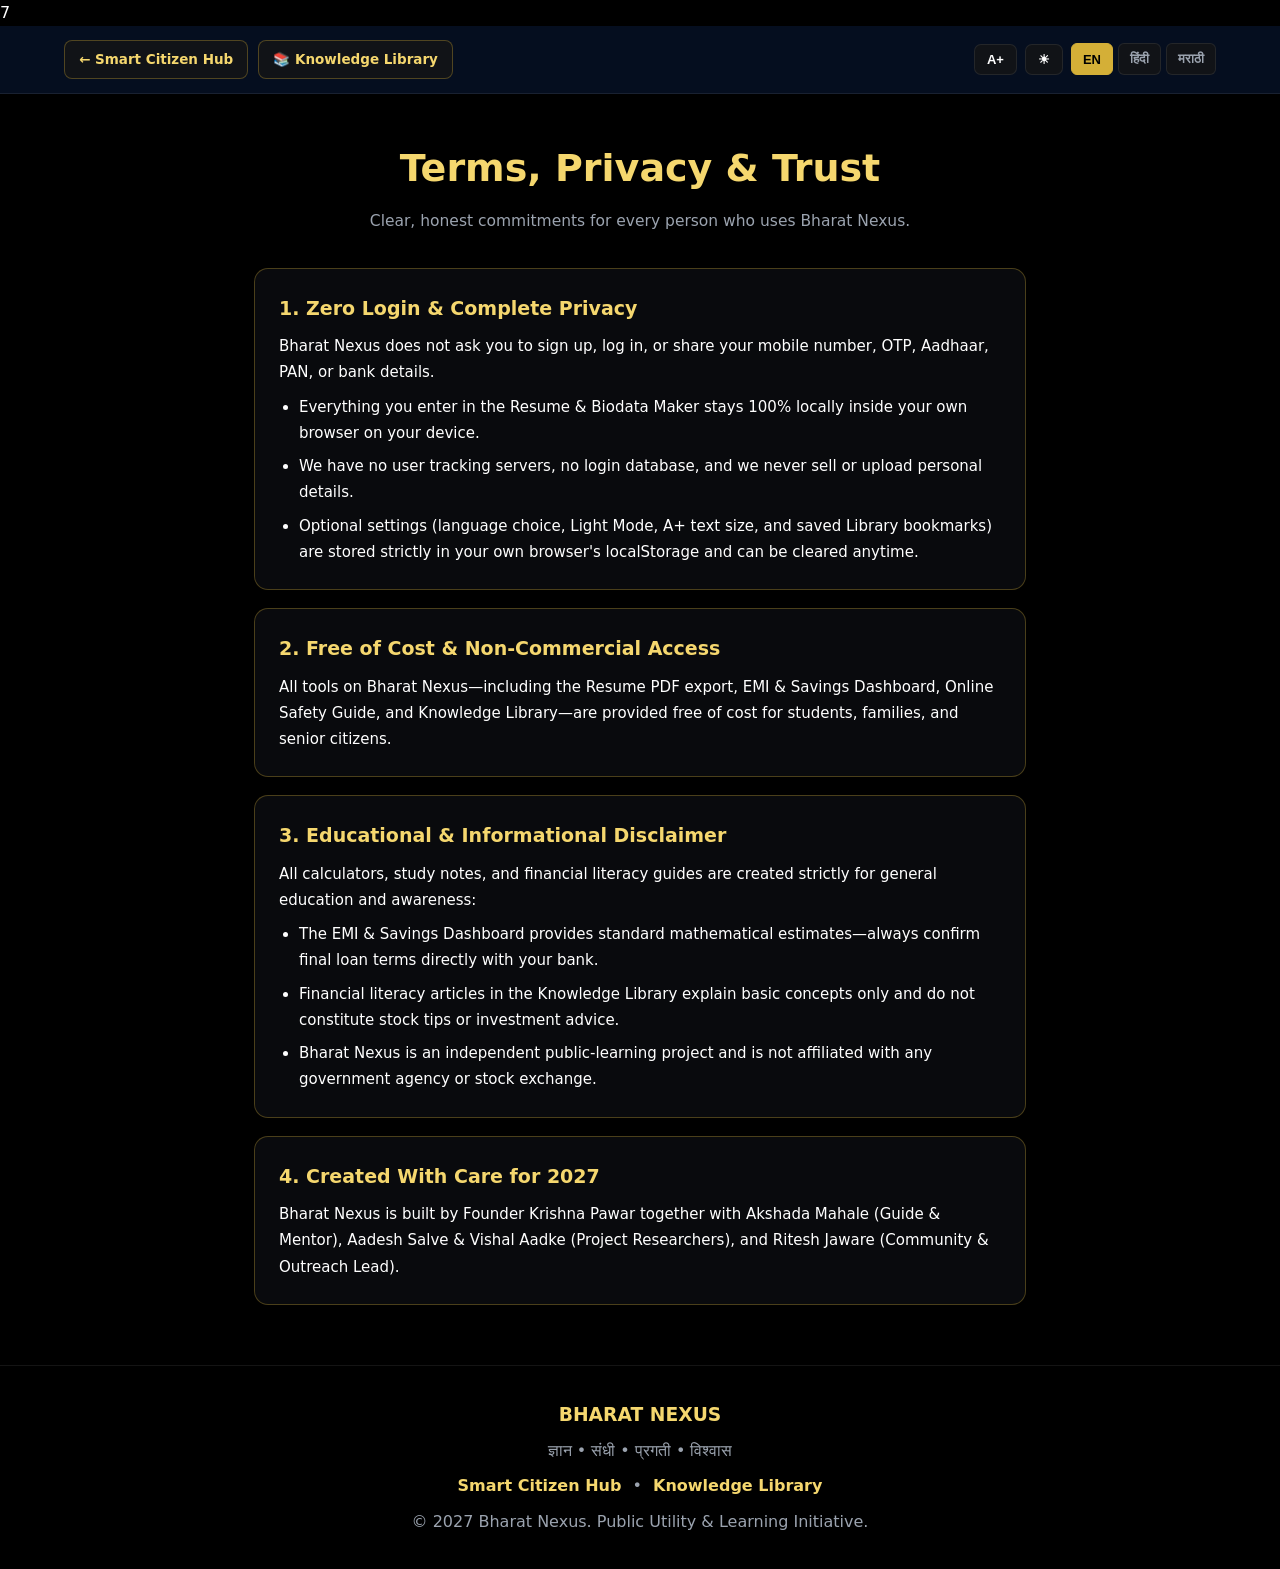
<file: terms.html>
<!DOCTYPE html>
<html lang="en">

<head>
    <meta charset="UTF-8">
    <meta name="viewport" content="width=device-width, initial-scale=1.0">
    <title>Terms &amp; Privacy | Bharat Nexus</title>
    <meta name="description" content="Bharat Nexus Terms of Use, Zero-Login Privacy Promise, and Educational Disclaimers.">
    <link rel="icon" type="image/svg+xml"
        href="data:image/svg+xml,%3Csvg xmlns='http://www.w3.org/2000/svg' viewBox='0 0 64 64'%3E%3Crect width='64' height='64' rx='14' fill='%23071326'/%3E%3Ctext x='50%25' y='54%25' dominant-baseline='middle' text-anchor='middle' fill='%23d4af37' font-family='Georgia,serif' font-size='36' font-weight='bold'%3E7%3C/text%3E%3C/svg%3E">
    <link rel="preconnect" href="https://fonts.googleapis.com">
    <link rel="preconnect" href="https://fonts.gstatic.com" crossorigin>
    <link href="https://fonts.googleapis.com/css2?family=Cinzel:wght@600;700&display=swap" rel="stylesheet">
    <link rel="stylesheet" href="style.css">

    <style>
        .terms-header {
            position: sticky;
            top: 0;
            z-index: 1000;
            background: rgba(6, 16, 34, 0.92);
            backdrop-filter: blur(10px);
            border-bottom: 1px solid var(--border-subtle);
            padding: 14px 5%;
            display: flex;
            justify-content: space-between;
            align-items: center;
            flex-wrap: wrap;
            gap: 12px;
        }

        body.light-mode .terms-header {
            background: rgba(255, 255, 255, 0.94);
        }

        .terms-nav-left {
            display: flex;
            gap: 10px;
            flex-wrap: wrap;
        }

        .nav-pill-btn {
            background: var(--bg-card);
            color: var(--gold-soft);
            border: 1px solid var(--border-gold);
            padding: 8px 14px;
            border-radius: 8px;
            text-decoration: none;
            font-size: 13.5px;
            font-weight: 700;
        }

        .nav-pill-btn:hover {
            background: var(--gold);
            color: #061022;
        }

        .terms-container {
            position: relative;
            z-index: 1;
            max-width: 900px;
            margin: 0 auto;
            padding: 44px 5% 60px 5%;
        }

        .terms-hero {
            text-align: center;
            margin-bottom: 34px;
        }

        .terms-hero h1 {
            color: var(--gold-soft);
            font-size: clamp(26px, 4vw, 38px);
            margin-bottom: 10px;
        }

        .terms-hero p {
            color: var(--text-muted);
            font-size: 15.5px;
        }

        .terms-stack {
            display: flex;
            flex-direction: column;
            gap: 18px;
        }

        .terms-card {
            background: var(--bg-surface);
            border: 1px solid var(--border-gold);
            border-radius: 14px;
            padding: 24px;
        }

        .terms-card h2 {
            color: var(--gold-soft);
            font-size: 19px;
            margin-bottom: 10px;
            text-align: left;
        }

        .terms-card p,
        .terms-card li {
            color: var(--text-main);
            font-size: 15px;
            line-height: 1.75;
        }

        .terms-card ul {
            padding-left: 20px;
            display: flex;
            flex-direction: column;
            gap: 7px;
            margin-top: 8px;
        }
    </style>
</head>

<body>

    <div class="bg-watermark-7" aria-hidden="true"><span>7</span></div>

    <header class="terms-header">
        <div class="terms-nav-left">
            <a href="index.html" class="nav-pill-btn" id="t-back-home">← Smart Citizen Hub</a>
            <a href="library.html" class="nav-pill-btn" id="t-go-lib">📚 Knowledge Library</a>
        </div>

        <div class="topbar-controls">
            <button type="button" id="t-font-btn" class="utility-btn">A+</button>
            <button type="button" id="t-theme-btn" class="utility-btn">☀</button>
            <div class="lang-switcher">
                <button type="button" class="lang-btn active" data-lang="en">EN</button>
                <button type="button" class="lang-btn" data-lang="hi">हिंदी</button>
                <button type="button" class="lang-btn" data-lang="mr">मराठी</button>
            </div>
        </div>
    </header>

    <main class="terms-container">
        <div class="terms-hero">
            <h1 id="t-title">Terms, Privacy &amp; Trust</h1>
            <p id="t-sub">Clear, honest commitments for every person who uses Bharat Nexus.</p>
        </div>

        <div id="terms-content" class="terms-stack"></div>
    </main>

    <footer>
        <h3>BHARAT NEXUS</h3>
        <p>ज्ञान • संधी • प्रगती • विश्वास</p>
        <p class="footer-links">
            <a href="index.html" id="tf-home">Smart Citizen Hub</a> •
            <a href="library.html" id="tf-lib">Knowledge Library</a>
        </p>
        <p class="copyright">© 2027 Bharat Nexus. Public Utility &amp; Learning Initiative.</p>
    </footer>

    <script>
        (function () {
            "use strict";

            let lang = "en";

            const content = {
                en: {
                    backHome: "← Smart Citizen Hub",
                    goLib: "📚 Knowledge Library",
                    title: "Terms, Privacy & Trust",
                    sub: "Clear, honest commitments for every person who uses Bharat Nexus.",
                    cards: [
                        {
                            h: "1. Zero Login & Complete Privacy",
                            p: "Bharat Nexus does not ask you to sign up, log in, or share your mobile number, OTP, Aadhaar, PAN, or bank details.",
                            list: [
                                "Everything you enter in the Resume & Biodata Maker stays 100% locally inside your own browser on your device.",
                                "We have no user tracking servers, no login database, and we never sell or upload personal details.",
                                "Optional settings (language choice, Light Mode, A+ text size, and saved Library bookmarks) are stored strictly in your own browser's localStorage and can be cleared anytime."
                            ]
                        },
                        {
                            h: "2. Free of Cost & Non-Commercial Access",
                            p: "All tools on Bharat Nexus—including the Resume PDF export, EMI & Savings Dashboard, Online Safety Guide, and Knowledge Library—are provided free of cost for students, families, and senior citizens."
                        },
                        {
                            h: "3. Educational & Informational Disclaimer",
                            p: "All calculators, study notes, and financial literacy guides are created strictly for general education and awareness:",
                            list: [
                                "The EMI & Savings Dashboard provides standard mathematical estimates—always confirm final loan terms directly with your bank.",
                                "Financial literacy articles in the Knowledge Library explain basic concepts only and do not constitute stock tips or investment advice.",
                                "Bharat Nexus is an independent public-learning project and is not affiliated with any government agency or stock exchange."
                            ]
                        },
                        {
                            h: "4. Created With Care for 2027",
                            p: "Bharat Nexus is built by Founder Krishna Pawar together with Akshada Mahale (Guide & Mentor), Aadesh Salve & Vishal Aadke (Project Researchers), and Ritesh Jaware (Community & Outreach Lead)."
                        }
                    ]
                },
                hi: {
                    backHome: "← स्मार्ट सिटीजन हब",
                    goLib: "📚 नॉलेज लाइब्रेरी",
                    title: "नियम, गोपनीयता और विश्वास",
                    sub: "भारत नेक्सस का उपयोग करने वाले हर व्यक्ति के लिए स्पष्ट और ईमानदार जानकारी।",
                    cards: [
                        {
                            h: "1. कोई लॉगिन नहीं और पूर्ण गोपनीयता",
                            p: "भारत नेक्सस आपसे कभी भी साइन-अप, मोबाइल नंबर, OTP, आधार, पैन या बैंक जानकारी नहीं मांगता।",
                            list: [
                                "रिज्यूमे मेकर में भरी गई आपकी जानकारी 100% केवल आपके अपने डिवाइस/ब्राउज़र में रहती है।",
                                "हम किसी भी प्रकार का व्यक्तिगत डेटा सेव या अपलोड नहीं करते।",
                                "भाषा, लाइट मोड, A+ और बुकमार्क की सेटिंग्स केवल आपके अपने ब्राउज़र में सुरक्षित रहती हैं।"
                            ]
                        },
                        {
                            h: "2. पूरी तरह मुफ्त सेवा",
                            p: "रिज्यूमे PDF डाउनलोड, EMI व बचत डैशबोर्ड, ऑनलाइन सुरक्षा गाइड और नॉलेज लाइब्रेरी सहित सभी सुविधाएं छात्रों, परिवारों और बुजुर्गों के लिए मुफ्त हैं।"
                        },
                        {
                            h: "3. शैक्षणिक अस्वीकरण (Disclaimer)",
                            p: "यहां दी गई सभी गणनाएं और गाइड केवल सामान्य शिक्षा और जागरूकता के लिए हैं:",
                            list: [
                                "EMI व बचत डैशबोर्ड गणितीय अनुमान दिखाता है—अंतिम लोन शर्तें हमेशा अपने बैंक से जांचें।",
                                "लाइब्रेरी में दी गई बाजार जानकारी केवल शिक्षा के लिए है; हम कोई शेयर टिप्स या निवेश सलाह नहीं देते।",
                                "भारत नेक्सस एक स्वतंत्र जन-शिक्षा पहल है, न कि कोई सरकारी वेबसाइट।"
                            ]
                        },
                        {
                            h: "4. 2027 के लिए निर्मित",
                            p: "भारत नेक्सस को संस्थापक कृष्ण पवार ने अक्षदा महाले (गाइड और मेंटर), आदेश साल्वे व विशाल आडके (प्रोजेक्ट रिसर्चर), और रितेश जवारे (कम्युनिटी व आउटरीच लीड) के साथ मिलकर बनाया है।"
                        }
                    ]
                },
                mr: {
                    backHome: "← स्मार्ट सिटीझन हब",
                    goLib: "📚 नॉलेज लायब्ररी",
                    title: "नियम, गोपनीयता आणि विश्वास",
                    sub: "भारत नेक्सस वापरणाऱ्या प्रत्येक व्यक्तीसाठी स्पष्ट व प्रामाणिक माहिती.",
                    cards: [
                        {
                            h: "१. लॉगिन नाही आणि संपूर्ण गोपनीयता",
                            p: "भारत नेक्सस तुम्हाला कधीही साईन-अप, मोबाईल नंबर, OTP, आधार, पॅन किंवा बँक माहिती विचारत नाही.",
                            list: [
                                "रिझ्युमे मेकरमध्ये तुम्ही लिहिलेली सर्व माहिती १००% फक्त तुमच्याच डिव्हाइसवरील ब्राउझरमध्ये राहते.",
                                "आम्ही कोणताही वैयक्तिक डेटा सेव्ह किंवा अपलोड करत नाही.",
                                "तुमची भाषा, लाईट मोड, A+ आणि सेव्ह केलेले बुकमार्क्स फक्त तुमच्याच ब्राउझरमध्ये राहतात."
                            ]
                        },
                        {
                            h: "२. पूर्णपणे मोफत सेवा",
                            p: "रिझ्युमे PDF, EMI व बचत डॅशबोर्ड, ऑनलाईन सुरक्षा गाइड आणि नॉलेज लायब्ररी ही सर्व साधने विद्यार्थी, कुटुंबे आणि ज्येष्ठ नागरिकांसाठी मोफत आहेत."
                        },
                        {
                            h: "३. शैक्षणिक सूचना (Disclaimer)",
                            p: "येथील सर्व गणिते आणि माहिती केवळ सामान्य शिक्षण व जनजागृतीसाठी आहेत:",
                            list: [
                                "EMI आणि बचत डॅशबोर्ड अंदाजित गणित दाखवतो—अंतिम कर्ज अटी नेहमी तुमच्या बँकेकडून तपासा.",
                                "लायब्ररीमधील बाजारविषयक माहिती फक्त शिक्षणासाठी आहे; आम्ही कोणतेही शेअर टिप्स किंवा गुंतवणूक सल्ला देत नाही.",
                                "भारत नेक्सस हा एक स्वतंत्र सार्वजनिक उपक्रम आहे, ही सरकारी वेबसाईट नाही."
                            ]
                        },
                        {
                            h: "४. २०२७ साठी निर्मित",
                            p: "भारत नेक्ससची निर्मिती संस्थापक कृष्ण पवार यांनी अक्षदा महाले (गाइड व मेंटर), आदेश साळवे व विशाल आडके (प्रोजेक्ट रिसर्चर), आणि रितेश जवारे (कम्युनिटी व आउटरीच लीड) यांच्या सहकार्याने केली आहे."
                        }
                    ]
                }
            };

            function render(newLang) {
                if (!content[newLang]) newLang = "en";
                lang = newLang;
                document.documentElement.lang = lang;
                try { localStorage.setItem("bn_lang", lang); } catch (err) {}

                const d = content[lang];
                document.getElementById("t-back-home").textContent = d.backHome;
                document.getElementById("t-go-lib").textContent = d.goLib;
                document.getElementById("t-title").textContent = d.title;
                document.getElementById("t-sub").textContent = d.sub;

                document.querySelectorAll(".lang-btn").forEach((b) => {
                    b.classList.toggle("active", b.dataset.lang === lang);
                });

                document.getElementById("terms-content").innerHTML = d.cards.map((c) => `
                    <article class="terms-card">
                        <h2>${c.h}</h2>
                        <p>${c.p}</p>
                        ${c.list ? `<ul>${c.list.map((item) => `<li>${item}</li>`).join("")}</ul>` : ""}
                    </article>
                `).join("");
            }

            function init() {
                try {
                    const savedLang = localStorage.getItem("bn_lang");
                    if (savedLang && content[savedLang]) lang = savedLang;
                    if (localStorage.getItem("bn_large_text") === "1") {
                        document.body.classList.add("large-text");
                        document.getElementById("t-font-btn").classList.add("active");
                    }
                    if (localStorage.getItem("bn_light_mode") === "1") {
                        document.body.classList.add("light-mode");
                        document.getElementById("t-theme-btn").textContent = "🌙";
                    }
                } catch (err) {}

                document.querySelectorAll(".lang-btn").forEach((b) => {
                    b.addEventListener("click", () => render(b.dataset.lang));
                });

                document.getElementById("t-font-btn").addEventListener("click", function () {
                    const isLarge = document.body.classList.toggle("large-text");
                    this.classList.toggle("active", isLarge);
                    try { localStorage.setItem("bn_large_text", isLarge ? "1" : "0"); } catch (err) {}
                });

                document.getElementById("t-theme-btn").addEventListener("click", function () {
                    const isLight = document.body.classList.toggle("light-mode");
                    this.textContent = isLight ? "🌙" : "☀";
                    try { localStorage.setItem("bn_light_mode", isLight ? "1" : "0"); } catch (err) {}
                });

                render(lang);
            }

            if (document.readyState === "loading") {
                document.addEventListener("DOMContentLoaded", init);
            } else {
                init();
            }
        })();
    </script>
</body>
</html>
</file>
<file: style.css>
/* =================================================
   BHARAT NEXUS - PURE BLACK EDITION
================================================= */

:root {
    --bg-main: #000000;
    --bg-surface: #090a0d;
    --bg-card: #111317;
    --bg-input: #050608;
    --text-main: #ffffff;
    --text-muted: #9ba3af;
    --gold: #d4af37;
    --gold-soft: #f5d76e;
    --border-gold: rgba(212, 175, 55, 0.32);
    --border-subtle: rgba(255, 255, 255, 0.08);
}

body.light-mode {
    --bg-main: #f4f6fa;
    --bg-surface: #ffffff;
    --bg-card: #f8fafc;
    --bg-input: #f1f5f9;
    --text-main: #0f172a;
    --text-muted: #475569;
    --gold: #9a7412;
    --gold-soft: #855e06;
    --border-gold: rgba(154, 116, 18, 0.35);
    --border-subtle: rgba(15, 23, 42, 0.12);
}

* {
    margin: 0;
    padding: 0;
    box-sizing: border-box;
    scroll-behavior: smooth;
}

body {
    background: var(--bg-main);
    color: var(--text-main);
    font-family: system-ui, -apple-system, Arial, sans-serif;
    line-height: 1.6;
    overflow-x: hidden;
    transition: background 0.25s ease, color 0.25s ease;
}

body.large-text {
    font-size: 18px;
}

body.large-text p,
body.large-text li,
body.large-text label,
body.large-text input,
body.large-text textarea {
    font-size: 16.5px;
}

.sr-only {
    position: absolute;
    width: 1px;
    height: 1px;
    overflow: hidden;
    clip: rect(0, 0, 0, 0);
    white-space: nowrap;
}

/* 100% PURE BLANK DARK BLACK HOME VIEW */
.blank-home {
    min-height: calc(100vh - 60px);
    background: #000000;
}

/* SLIM 1.5PX ROTATING COLOR BORDER LOCKED TO BUTTON SHAPE */
.rotating-border-card {
    position: relative;
    display: inline-block;
    border-radius: 14px;
    padding: 1.5px;
    overflow: hidden;
    text-decoration: none;
    isolation: isolate;
}

.rotating-border-card::before {
    content: "";
    position: absolute;
    inset: -150%;
    background: conic-gradient(
        from 0deg at 50% 50%,
        #38bdf8 0deg,
        #22c55e 72deg,
        #facc15 144deg,
        #f97316 216deg,
        #a855f7 288deg,
        #38bdf8 360deg
    );
    animation: spinGlowBorder 5s linear infinite;
    z-index: -1;
}

.rotating-inner {
    position: relative;
    z-index: 1;
    display: flex;
    align-items: center;
    justify-content: center;
    gap: 10px;
    background: var(--bg-surface);
    color: var(--text-main);
    border-radius: 12.5px;
    width: 100%;
    height: 100%;
}

@keyframes spinGlowBorder {
    from { transform: rotate(0deg); }
    to { transform: rotate(360deg); }
}

/* APP SHELL & SIDEBAR */
.app-shell {
    position: relative;
    z-index: 1;
    display: flex;
    min-height: 100vh;
}

.sidebar {
    width: 260px;
    flex-shrink: 0;
    background: var(--bg-surface);
    border-right: 1px solid var(--border-subtle);
    padding: 24px 16px;
    display: flex;
    flex-direction: column;
    position: sticky;
    top: 0;
    height: 100vh;
    overflow-y: auto;
}

.sidebar-brand {
    padding-bottom: 18px;
    border-bottom: 1px solid var(--border-subtle);
    margin-bottom: 18px;
    text-align: center;
}

.logo {
    font-size: 22px;
    letter-spacing: 2px;
    color: var(--text-main);
}

.logo span {
    color: var(--gold);
}

.sidebar-tagline {
    font-size: 11px;
    color: var(--text-muted);
    margin-top: 6px;
    letter-spacing: 0.6px;
}

.sidebar-nav {
    display: flex;
    flex-direction: column;
    gap: 6px;
    flex: 1;
}

.side-link {
    display: flex;
    align-items: center;
    gap: 10px;
    padding: 11px 14px;
    border-radius: 10px;
    color: var(--text-muted);
    text-decoration: none;
    font-size: 14.5px;
    font-weight: 500;
    transition: background 0.2s ease, color 0.2s ease;
}

.side-link:hover,
.side-link.active {
    background: rgba(212, 175, 55, 0.14);
    color: var(--gold-soft);
}

.side-library-btn {
    display: block;
    margin-top: 12px;
}

.side-library-btn .rotating-inner {
    padding: 12px 14px;
    font-size: 14.5px;
    font-weight: 700;
    color: var(--gold-soft);
    justify-content: flex-start;
}

.sidebar-footer {
    margin-top: 20px;
    padding-top: 16px;
    border-top: 1px solid var(--border-subtle);
    text-align: center;
}

.side-sub-link {
    display: inline-block;
    color: var(--text-muted);
    text-decoration: none;
    font-size: 13px;
    margin-bottom: 6px;
}

.side-sub-link:hover {
    color: var(--gold-soft);
}

.side-year {
    font-size: 12px;
    color: var(--text-muted);
    opacity: 0.75;
}

.sidebar-overlay {
    position: fixed;
    inset: 0;
    background: rgba(0, 0, 0, 0.7);
    z-index: 4999;
}

.sidebar-overlay[hidden] {
    display: none;
}

.main-workspace {
    flex: 1;
    min-width: 0;
    display: flex;
    flex-direction: column;
    background: #000000;
}

/* TOPBAR */
.topbar {
    position: sticky;
    top: 0;
    z-index: 1000;
    background: rgba(0, 0, 0, 0.9);
    backdrop-filter: blur(12px);
    border-bottom: 1px solid var(--border-subtle);
    padding: 11px 5%;
    display: flex;
    justify-content: space-between;
    align-items: center;
    gap: 12px;
    flex-wrap: wrap;
}

body.light-mode .topbar {
    background: rgba(255, 255, 255, 0.92);
}

.menu-toggle-btn {
    display: none;
    background: var(--bg-card);
    color: var(--text-main);
    border: 1px solid var(--border-gold);
    padding: 7px 14px;
    border-radius: 8px;
    font-size: 14px;
    font-weight: 600;
    cursor: pointer;
}

.topbar-controls {
    display: flex;
    align-items: center;
    gap: 8px;
    flex-wrap: wrap;
    margin-left: auto;
}

.utility-btn {
    background: var(--bg-card);
    color: var(--text-main);
    border: 1px solid var(--border-subtle);
    padding: 7px 12px;
    border-radius: 7px;
    font-size: 13px;
    font-weight: 600;
    cursor: pointer;
    transition: all 0.2s ease;
}

.utility-btn:hover,
.utility-btn.active {
    border-color: var(--gold);
    color: var(--gold-soft);
}

.lang-switcher {
    display: flex;
    gap: 5px;
}

.lang-btn {
    background: var(--bg-card);
    color: var(--text-muted);
    border: 1px solid var(--border-subtle);
    padding: 7px 11px;
    border-radius: 6px;
    font-size: 13px;
    font-weight: 600;
    cursor: pointer;
}

.lang-btn.active {
    background: var(--gold);
    color: #000000;
    border-color: var(--gold);
}

/* SECTIONS */
section {
    padding: 72px 5%;
    text-align: center;
    border-top: 1px solid var(--border-subtle);
}

section h2 {
    color: var(--gold-soft);
    font-size: clamp(24px, 3.2vw, 34px);
    margin-bottom: 12px;
}

.section-subtitle {
    color: var(--text-muted);
    font-size: 16px;
    line-height: 1.75;
    max-width: 720px;
    margin: 0 auto 30px auto;
}

/* RESUME MAKER */
.resume-workspace {
    display: grid;
    grid-template-columns: 1fr 1fr;
    gap: 28px;
    max-width: 1180px;
    margin: 0 auto;
    text-align: left;
    align-items: start;
}

.resume-form {
    background: var(--bg-surface);
    border: 1px solid var(--border-gold);
    border-radius: 14px;
    padding: 24px;
    display: flex;
    flex-direction: column;
    gap: 15px;
}

.form-actions-top {
    display: flex;
    flex-wrap: wrap;
    gap: 10px;
}

.secondary-btn {
    background: var(--bg-card);
    color: var(--gold-soft);
    border: 1px solid var(--border-gold);
    padding: 9px 14px;
    border-radius: 7px;
    font-size: 13px;
    font-weight: 600;
    cursor: pointer;
}

.secondary-btn:hover {
    background: var(--gold);
    color: #000000;
}

.danger-outline {
    color: #fca5a5;
    border-color: rgba(248, 113, 113, 0.45);
}

body.light-mode .danger-outline {
    color: #b91c1c;
}

.danger-outline:hover {
    background: #dc2626;
    color: #ffffff;
}

.form-row-2 {
    display: grid;
    grid-template-columns: 1fr 1fr;
    gap: 12px;
}

.form-group {
    display: flex;
    flex-direction: column;
    gap: 6px;
}

.form-group label {
    font-size: 13px;
    font-weight: 600;
    color: var(--gold-soft);
}

.form-group input,
.form-group textarea {
    width: 100%;
    padding: 11px 13px;
    background: var(--bg-input);
    border: 1px solid var(--border-subtle);
    border-radius: 8px;
    color: var(--text-main);
    font-family: inherit;
    font-size: 14px;
    outline: none;
    resize: vertical;
}

.form-group input:focus,
.form-group textarea:focus {
    border-color: var(--gold);
}

.print-btn {
    margin-top: 4px;
    background: var(--gold);
    color: #000000;
    border: none;
    border-radius: 8px;
    padding: 13px 18px;
    font-size: 15px;
    font-weight: 700;
    cursor: pointer;
}

.print-btn:hover {
    background: #ffffff;
}

.resume-preview-wrap {
    display: flex;
    flex-direction: column;
    gap: 10px;
}

.preview-label {
    font-size: 13px;
    font-weight: 600;
    color: var(--gold-soft);
    text-align: center;
}

.resume-paper {
    background: #ffffff;
    color: #1f1f1f;
    border-radius: 10px;
    padding: 30px 28px;
    box-shadow: 0 12px 32px rgba(0, 0, 0, 0.5);
    min-height: 520px;
}

.paper-header {
    border-bottom: 2px solid #b58e24;
    padding-bottom: 14px;
    margin-bottom: 16px;
}

.paper-header h3 {
    font-size: 25px;
    color: #111111;
    margin-bottom: 4px;
}

.paper-role {
    font-size: 14.5px;
    font-weight: 600;
    color: #8c6b10;
    margin-bottom: 5px;
}

.paper-contact {
    font-size: 13px;
    color: #444444;
}

.paper-section {
    margin-bottom: 16px;
}

.paper-section h4 {
    font-size: 12.5px;
    letter-spacing: 1.2px;
    color: #8c6b10;
    border-bottom: 1px solid #e2e2e2;
    padding-bottom: 4px;
    margin-bottom: 8px;
}

.paper-section p,
.paper-multiline {
    font-size: 14px;
    color: #2b2b2b;
    line-height: 1.6;
    white-space: pre-line;
}

.paper-skills {
    display: flex;
    flex-wrap: wrap;
    gap: 7px;
    list-style: none;
}

.paper-skills li {
    background: #f4efe0;
    color: #33290a;
    border: 1px solid #e2d3a3;
    padding: 4px 10px;
    border-radius: 5px;
    font-size: 13px;
    font-weight: 600;
}

/* EMI & SAVINGS DASHBOARD */
.bento-dashboard {
    display: grid;
    grid-template-columns: 1fr 1fr;
    gap: 22px;
    max-width: 1180px;
    margin: 0 auto;
    text-align: left;
}

.bento-card {
    background: var(--bg-surface);
    border: 1px solid var(--border-gold);
    border-radius: 16px;
    padding: 24px;
    display: flex;
    flex-direction: column;
    gap: 16px;
}

.bento-insights {
    grid-column: 1 / -1;
}

.bento-card-head {
    display: flex;
    justify-content: space-between;
    align-items: center;
    gap: 10px;
    flex-wrap: wrap;
}

.bento-card-head h3 {
    color: var(--text-main);
    font-size: 19px;
}

.bento-tag {
    background: rgba(212, 175, 55, 0.14);
    color: var(--gold-soft);
    border: 1px solid var(--border-gold);
    padding: 3px 10px;
    border-radius: 999px;
    font-size: 12px;
    font-weight: 600;
}

.tag-green {
    background: rgba(34, 197, 94, 0.14);
    color: #4ade80;
    border-color: rgba(34, 197, 94, 0.35);
}

body.light-mode .tag-green {
    color: #15803d;
}

.calc-inputs {
    display: flex;
    flex-direction: column;
    gap: 10px;
}

.calc-row-2 {
    display: grid;
    grid-template-columns: 1fr 1fr;
    gap: 10px;
}

.calc-field label {
    display: block;
    font-size: 12.5px;
    color: var(--text-muted);
    margin-bottom: 4px;
    font-weight: 600;
}

.calc-field input {
    width: 100%;
    padding: 10px 12px;
    background: var(--bg-input);
    border: 1px solid var(--border-subtle);
    border-radius: 8px;
    color: var(--text-main);
    font-size: 15px;
    font-weight: 600;
    outline: none;
}

.calc-field input:focus {
    border-color: var(--gold);
}

.donut-area {
    display: flex;
    align-items: center;
    gap: 20px;
    flex-wrap: wrap;
    background: var(--bg-card);
    border-radius: 12px;
    padding: 16px;
}

.donut-svg {
    width: 124px;
    height: 124px;
    transform: rotate(-90deg);
    flex-shrink: 0;
}

.donut-track {
    fill: none;
    stroke: var(--gold);
    stroke-width: 15;
}

.donut-interest {
    fill: none;
    stroke: #f97316;
    stroke-width: 15;
    stroke-dasharray: 289;
    stroke-dashoffset: 289;
    transition: stroke-dashoffset 0.35s ease;
}

.donut-stats {
    display: flex;
    flex-direction: column;
    gap: 6px;
    font-size: 14px;
    color: var(--text-muted);
}

.donut-stats strong {
    color: var(--text-main);
}

.stat-big {
    font-size: 16px;
    color: var(--gold-soft);
}

.stat-big strong {
    color: var(--gold-soft);
    font-size: 19px;
}

.dot {
    display: inline-block;
    width: 10px;
    height: 10px;
    border-radius: 50%;
    margin-right: 4px;
}

.dot-principal { background: var(--gold); }
.dot-interest { background: #f97316; }

.bar-chart {
    display: flex;
    align-items: flex-end;
    justify-content: space-between;
    gap: 8px;
    height: 165px;
    background: var(--bg-card);
    border-radius: 12px;
    padding: 18px 14px 12px 14px;
}

.bar-col {
    flex: 1;
    height: 100%;
    display: flex;
    flex-direction: column;
    justify-content: flex-end;
    align-items: center;
    gap: 5px;
}

.bar-val {
    font-size: 11px;
    color: var(--text-muted);
    white-space: nowrap;
}

.bar-fill {
    width: 100%;
    max-width: 34px;
    border-radius: 6px 6px 3px 3px;
    background: linear-gradient(180deg, #f5d76e, #b8860b);
    min-height: 10px;
    transition: height 0.35s ease;
}

.bar-label {
    font-size: 11.5px;
    font-weight: 600;
    color: var(--gold-soft);
}

.savings-summary-row {
    display: flex;
    justify-content: space-between;
    flex-wrap: wrap;
    gap: 10px;
    font-size: 14.5px;
    color: var(--text-muted);
}

.savings-summary-row strong {
    color: var(--gold-soft);
    font-size: 16px;
}

.insights-list {
    padding-left: 20px;
    display: flex;
    flex-direction: column;
    gap: 8px;
    color: var(--text-main);
    font-size: 15px;
}

/* ONLINE SAFETY */
.safety-scenarios {
    display: flex;
    flex-wrap: wrap;
    justify-content: center;
    gap: 10px;
    max-width: 960px;
    margin: 0 auto 22px auto;
}

.scenario-btn {
    background: var(--bg-surface);
    color: var(--text-main);
    border: 1px solid var(--border-gold);
    padding: 11px 16px;
    border-radius: 10px;
    font-size: 14px;
    font-weight: 600;
    cursor: pointer;
    transition: all 0.2s ease;
}

.scenario-btn:hover,
.scenario-btn.active {
    background: var(--gold);
    color: #000000;
}

.safety-result-box {
    max-width: 820px;
    margin: 0 auto;
    background: var(--bg-surface);
    border: 1.5px solid var(--border-gold);
    border-radius: 14px;
    padding: 24px;
    text-align: left;
}

.safety-status-tag {
    display: inline-block;
    background: rgba(249, 115, 22, 0.16);
    color: #fb923c;
    border: 1px solid rgba(249, 115, 22, 0.45);
    padding: 4px 12px;
    border-radius: 999px;
    font-size: 12px;
    font-weight: 700;
    margin-bottom: 10px;
}

body.light-mode .safety-status-tag {
    color: #c2410c;
}

.safety-result-box h3 {
    color: var(--gold-soft);
    font-size: 20px;
    margin-bottom: 10px;
}

.safety-result-box p {
    color: var(--text-main);
    margin-bottom: 12px;
}

.safety-result-box ul {
    padding-left: 20px;
    color: var(--text-muted);
    display: flex;
    flex-direction: column;
    gap: 6px;
}

/* EDUCATION */
.search-box-wrap {
    margin: 18px auto 16px auto;
    max-width: 580px;
}

#education-search {
    width: 100%;
    padding: 14px 16px;
    border: 1.5px solid var(--gold);
    border-radius: 10px;
    background: var(--bg-surface);
    color: var(--text-main);
    font-size: 15.5px;
    outline: none;
}

.filter-pills {
    display: flex;
    flex-wrap: wrap;
    justify-content: center;
    gap: 9px;
    margin-bottom: 16px;
}

.filter-btn {
    background: var(--bg-surface);
    color: var(--text-muted);
    border: 1px solid var(--border-gold);
    padding: 8px 15px;
    border-radius: 999px;
    font-size: 13.5px;
    cursor: pointer;
}

.filter-btn.active {
    background: var(--gold);
    color: #000000;
    font-weight: 700;
}

.results-count {
    color: var(--text-muted);
    font-size: 14px;
    margin-bottom: 22px;
}

.opportunity-grid {
    display: grid;
    grid-template-columns: repeat(auto-fit, minmax(295px, 1fr));
    gap: 22px;
    text-align: left;
    max-width: 1180px;
    margin: 0 auto;
    align-items: start;
}

.guide-card {
    background: var(--bg-surface);
    border: 1px solid var(--border-gold);
    border-radius: 14px;
    padding: 22px;
    display: flex;
    flex-direction: column;
    gap: 13px;
}

.guide-badge {
    align-self: flex-start;
    background: rgba(212, 175, 55, 0.14);
    color: var(--gold-soft);
    border: 1px solid var(--border-gold);
    padding: 4px 10px;
    border-radius: 999px;
    font-size: 12px;
    font-weight: 600;
}

.guide-card h3 {
    color: var(--text-main);
    font-size: 19px;
    line-height: 1.35;
}

.guide-summary {
    color: var(--text-muted);
    font-size: 14.5px;
}

.fee-alert {
    background: rgba(56, 189, 248, 0.1);
    border-left: 3px solid var(--gold);
    padding: 10px 12px;
    border-radius: 6px;
    font-size: 14px;
    color: var(--text-main);
}

.steps-box h4 {
    color: var(--gold-soft);
    font-size: 13.5px;
    margin-bottom: 7px;
}

.steps-list {
    padding-left: 18px;
    color: var(--text-muted);
    font-size: 14px;
    display: flex;
    flex-direction: column;
    gap: 5px;
}

.read-notes-btn {
    background: rgba(212, 175, 55, 0.15);
    color: var(--gold-soft);
    border: 1px solid var(--gold);
    border-radius: 8px;
    padding: 10px 14px;
    font-size: 14px;
    font-weight: 700;
    cursor: pointer;
}

.read-notes-btn:hover {
    background: var(--gold);
    color: #000000;
}

.card-notes-drawer {
    background: var(--bg-main);
    border: 1px solid var(--border-gold);
    border-radius: 10px;
    padding: 14px;
    font-size: 14px;
    color: var(--text-main);
}

.card-notes-drawer h5 {
    color: var(--gold-soft);
    margin-bottom: 8px;
}

.card-notes-drawer ul {
    padding-left: 18px;
    display: flex;
    flex-direction: column;
    gap: 6px;
}

.empty-state {
    grid-column: 1 / -1;
    text-align: center;
    padding: 36px;
    border: 1px dashed var(--border-gold);
    border-radius: 12px;
    color: var(--text-muted);
}

/* TEAM */
.founder-card {
    max-width: 600px;
    margin: 10px auto 30px auto;
    padding: 32px 26px;
    border-radius: 16px;
    background: var(--bg-surface);
    border: 1.5px solid var(--gold);
    box-shadow: 0 10px 30px rgba(212, 175, 55, 0.14);
    display: flex;
    flex-direction: column;
    align-items: center;
    gap: 11px;
}

.team-avatar {
    width: 50px;
    height: 50px;
    border-radius: 50%;
    background: var(--bg-card);
    border: 1px solid var(--border-gold);
    color: var(--gold-soft);
    font-weight: 700;
    font-size: 16px;
    display: flex;
    align-items: center;
    justify-content: center;
}

.founder-avatar {
    width: 66px;
    height: 66px;
    font-size: 21px;
    background: linear-gradient(135deg, #f5d76e, #b8860b);
    color: #000000;
    border: none;
}

.team-badge {
    background: rgba(212, 175, 55, 0.16);
    color: var(--gold-soft);
    border: 1px solid var(--border-gold);
    padding: 4px 12px;
    border-radius: 999px;
    font-size: 11px;
    font-weight: 700;
    letter-spacing: 1.4px;
}

.founder-name {
    font-family: "Cinzel", Georgia, "Times New Roman", serif;
    font-size: clamp(27px, 4vw, 37px);
    font-weight: 700;
    letter-spacing: 3px;
    color: var(--gold-soft);
}

.team-grid {
    display: grid;
    grid-template-columns: repeat(4, 1fr);
    gap: 18px;
    max-width: 1180px;
    margin: 0 auto;
}

.team-card {
    background: var(--bg-surface);
    border: 1px solid var(--border-gold);
    border-radius: 14px;
    padding: 22px 16px;
    display: flex;
    flex-direction: column;
    align-items: center;
    gap: 8px;
}

.team-role {
    color: var(--gold-soft);
    font-size: 13px;
    font-weight: 600;
}

.member-name {
    font-family: inherit;
    font-size: 18.5px;
    font-weight: 700;
    color: var(--text-main);
}

.team-bio {
    color: var(--text-muted);
    font-size: 13.5px;
    line-height: 1.6;
}

/* FOOTER */
footer {
    padding: 34px 20px;
    text-align: center;
    color: var(--text-muted);
    border-top: 1px solid var(--border-subtle);
}

footer h3 {
    color: var(--gold-soft);
    margin-bottom: 8px;
}

.footer-links {
    margin: 10px 0;
}

.footer-links a {
    color: var(--gold-soft);
    text-decoration: none;
    margin: 0 6px;
    font-weight: 600;
}

.footer-links a:hover {
    text-decoration: underline;
}

/* ASSISTANT */
.chat-button {
    position: fixed;
    right: 20px;
    bottom: 20px;
    width: 56px;
    height: 56px;
    border: none;
    border-radius: 50%;
    background: linear-gradient(135deg, #f5d76e, #b8860b);
    color: #000000;
    font-size: 24px;
    font-weight: bold;
    cursor: pointer;
    z-index: 9000;
    box-shadow: 0 0 20px rgba(212, 175, 55, 0.45);
}

.chat-box {
    position: fixed;
    right: 20px;
    bottom: 88px;
    width: 315px;
    max-width: calc(100vw - 32px);
    background: var(--bg-surface);
    border: 1.5px solid var(--gold);
    border-radius: 14px;
    padding: 18px;
    z-index: 8999;
    display: none;
    box-shadow: 0 12px 35px rgba(0, 0, 0, 0.55);
}

.chat-box.chat-open {
    display: block;
}

.chat-heading {
    color: var(--gold-soft);
    font-size: 16px;
    font-weight: 700;
    padding-bottom: 10px;
    border-bottom: 1px solid var(--border-subtle);
    margin-bottom: 10px;
}

.chat-content p {
    color: var(--text-main);
    font-size: 14px;
    margin-bottom: 10px;
}

.chat-quick-actions {
    display: flex;
    flex-direction: column;
    gap: 8px;
}

.chat-quick-btn {
    background: var(--bg-card);
    color: var(--gold-soft);
    border: 1px solid var(--border-gold);
    border-radius: 8px;
    padding: 9px 12px;
    text-align: left;
    font-size: 13px;
    cursor: pointer;
}

.chat-quick-btn:hover {
    background: var(--gold);
    color: #000000;
}

/* RESPONSIVE */
@media (max-width: 1100px) {
    .team-grid {
        grid-template-columns: repeat(2, 1fr);
    }
}

@media (max-width: 940px) {
    .menu-toggle-btn {
        display: inline-flex;
        align-items: center;
        gap: 6px;
    }

    .sidebar {
        position: fixed;
        left: 0;
        top: 0;
        z-index: 5000;
        transform: translateX(-100%);
        transition: transform 0.25s ease;
    }

    .sidebar.open {
        transform: translateX(0);
    }

    .resume-workspace,
    .bento-dashboard {
        grid-template-columns: 1fr;
    }
}

@media (max-width: 600px) {
    .form-row-2,
    .calc-row-2,
    .team-grid {
        grid-template-columns: 1fr;
    }

    section {
        padding: 50px 18px;
    }
}

/* BULLETPROOF PRINT */
@media print {
    .sidebar-overlay,
    .sidebar,
    .topbar,
    #home,
    #money-dashboard,
    #safety-guide,
    #education,
    #team,
    footer,
    .resume-form,
    .preview-label,
    #resume-builder > h2,
    #resume-builder > .section-subtitle,
    .chat-button,
    .chat-box {
        display: none !important;
    }

    body,
    .app-shell,
    .main-workspace,
    #resume-builder,
    .resume-workspace,
    .resume-preview-wrap {
        display: block !important;
        background: #ffffff !important;
        color: #000000 !important;
        margin: 0 !important;
        padding: 0 !important;
        border: none !important;
        width: 100% !important;
    }

    .resume-paper {
        box-shadow: none !important;
        padding: 0 !important;
        min-height: auto !important;
    }
}
</file>
